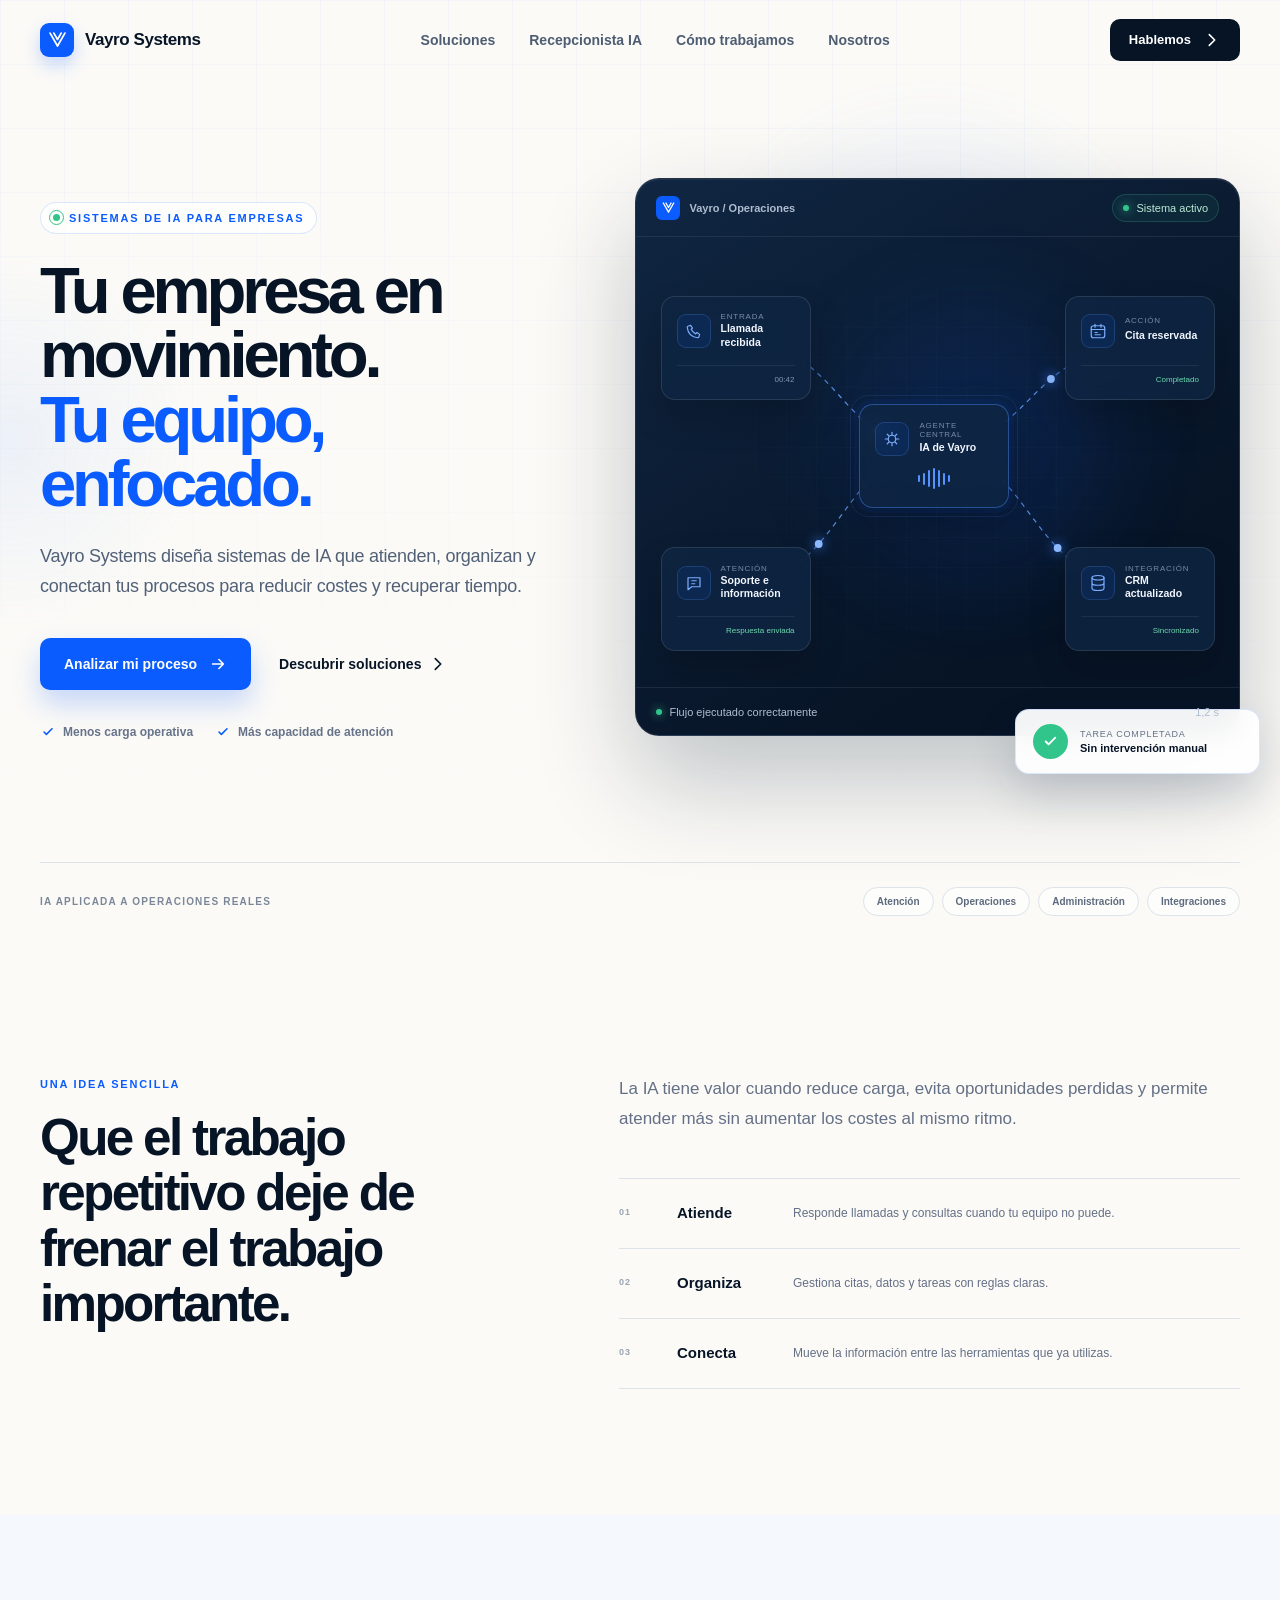
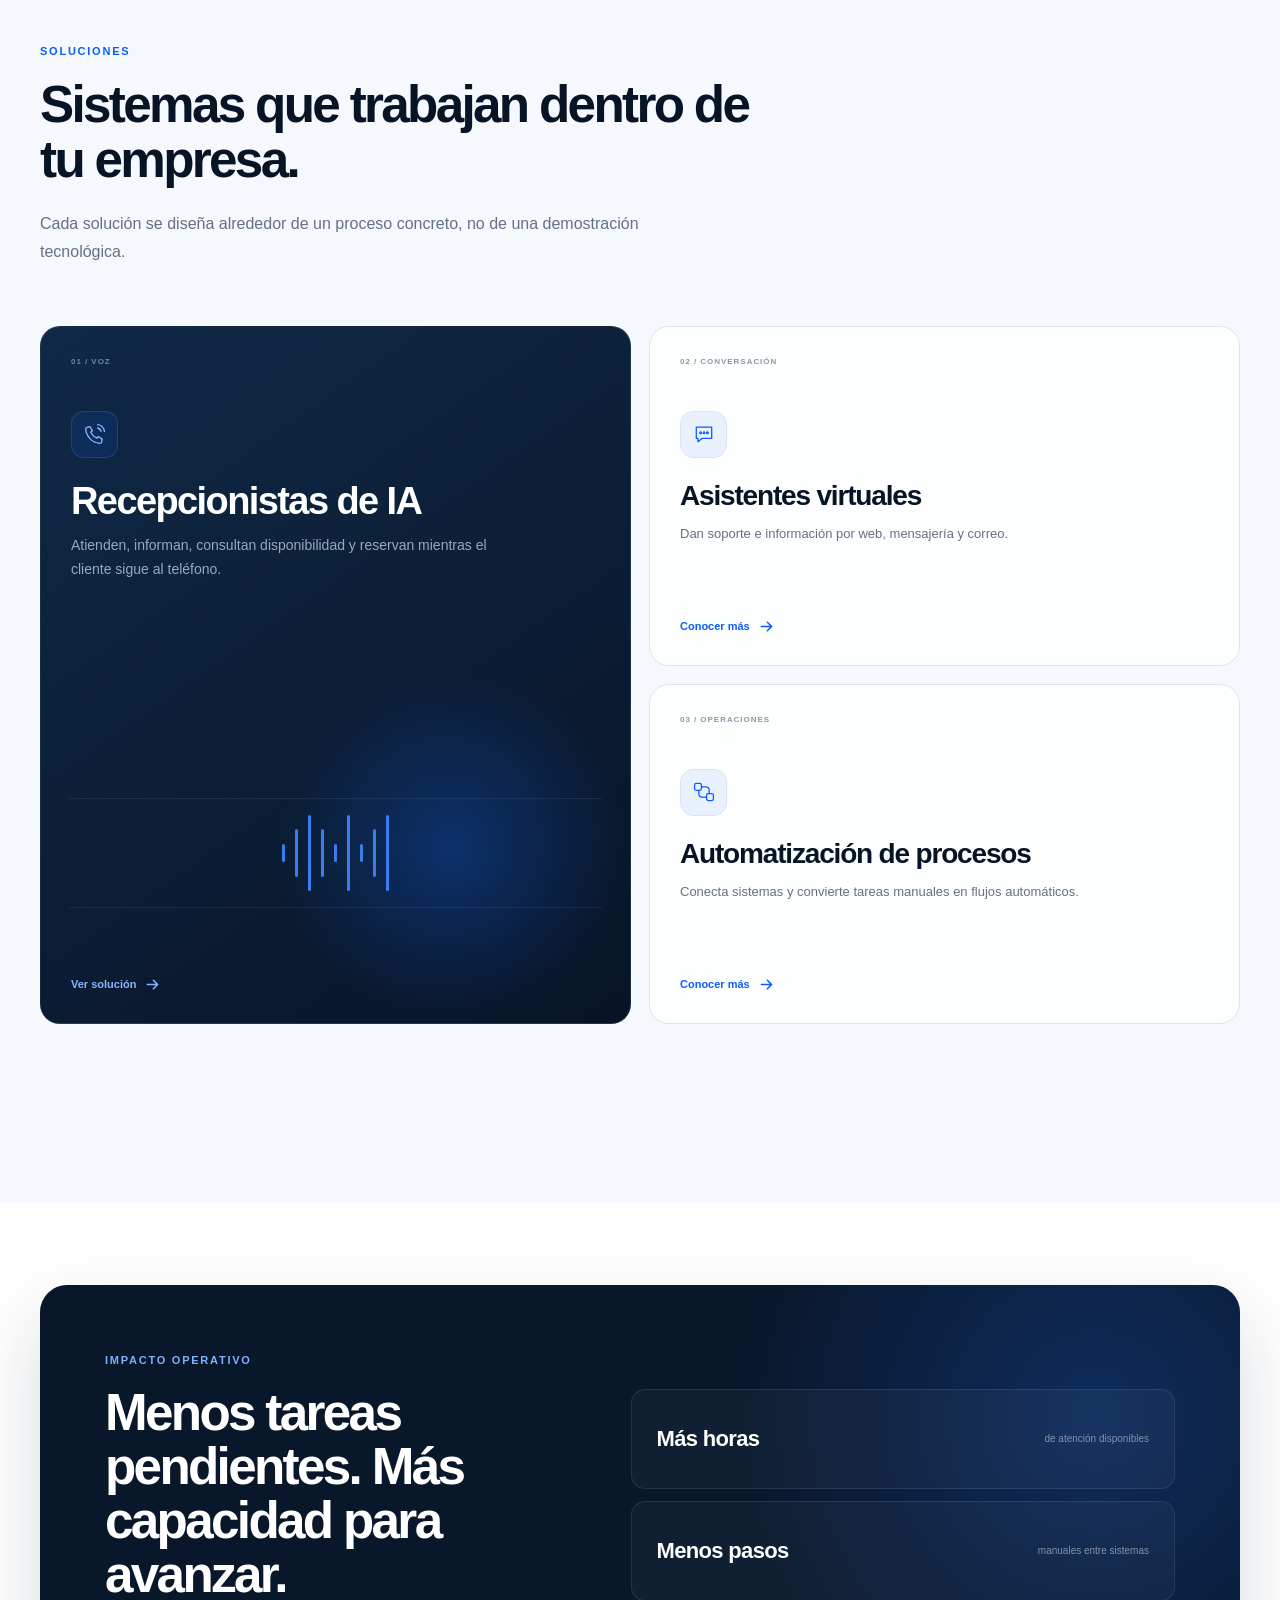
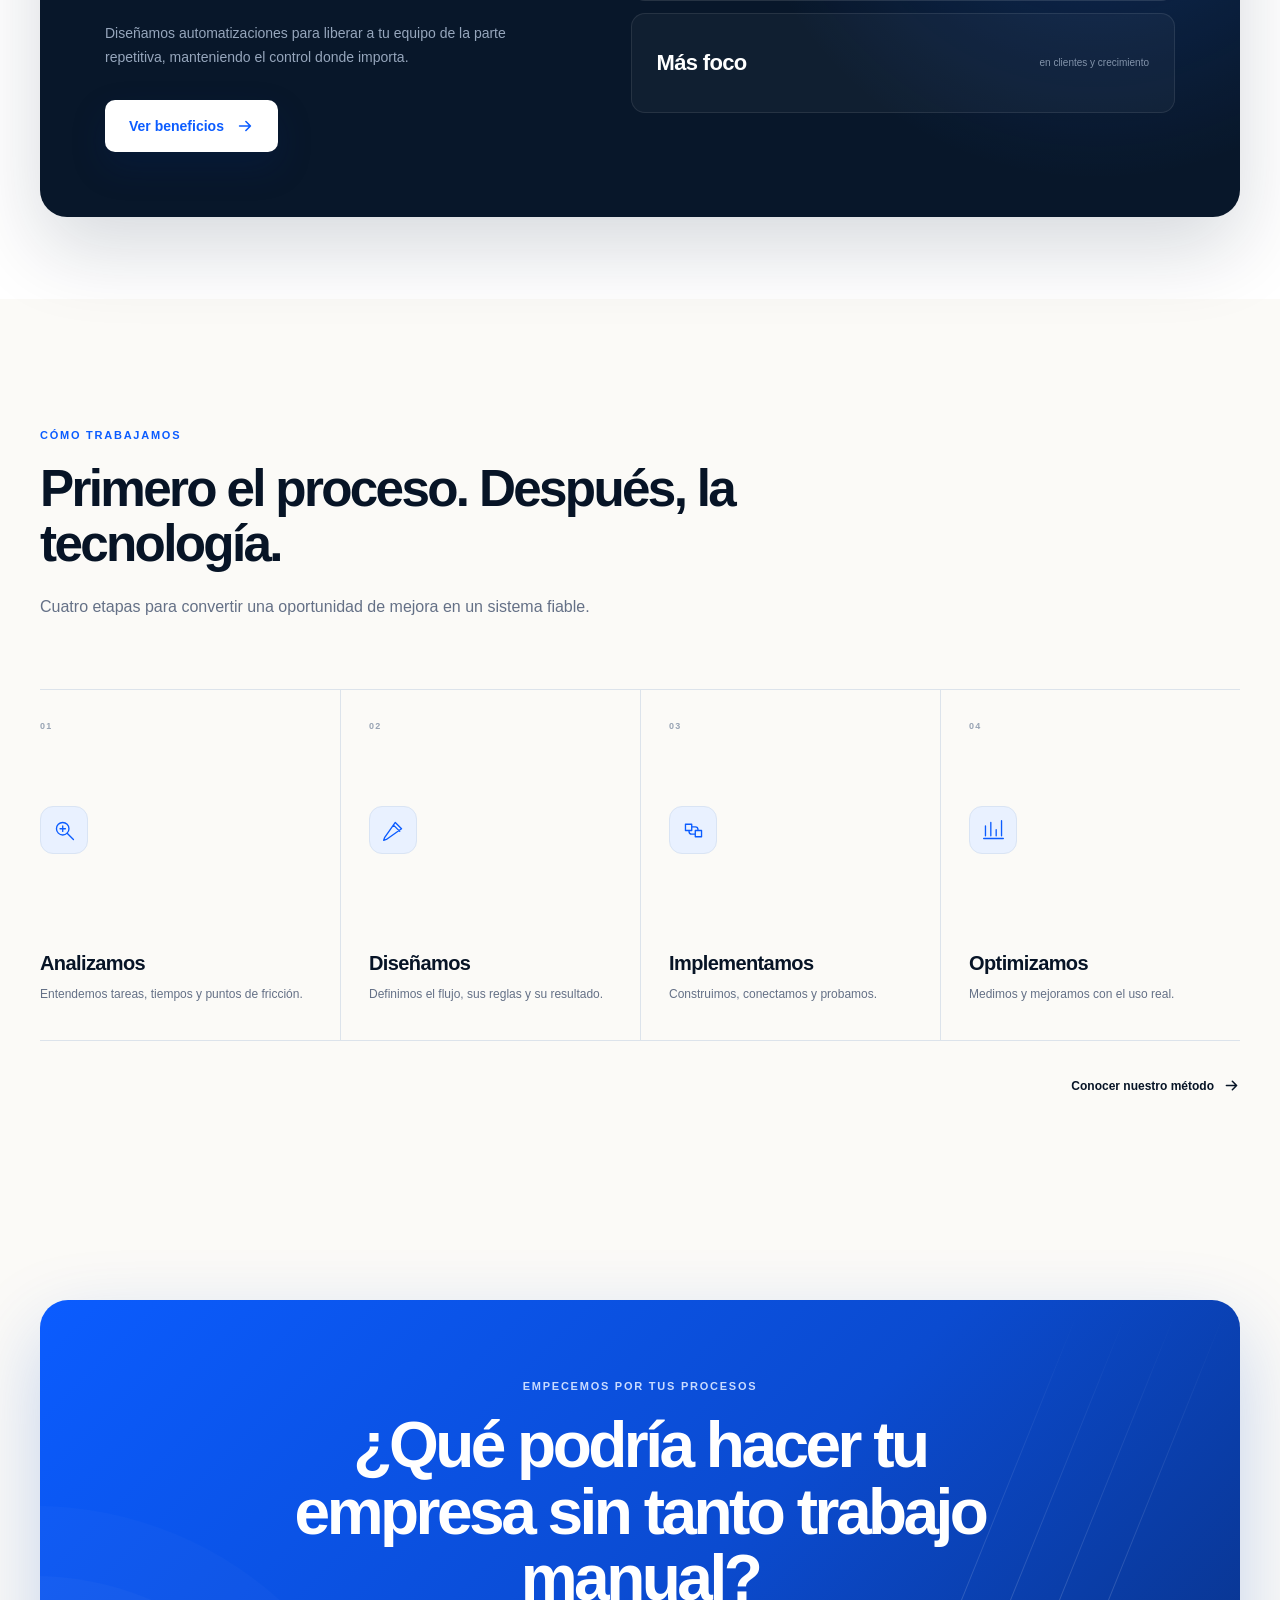
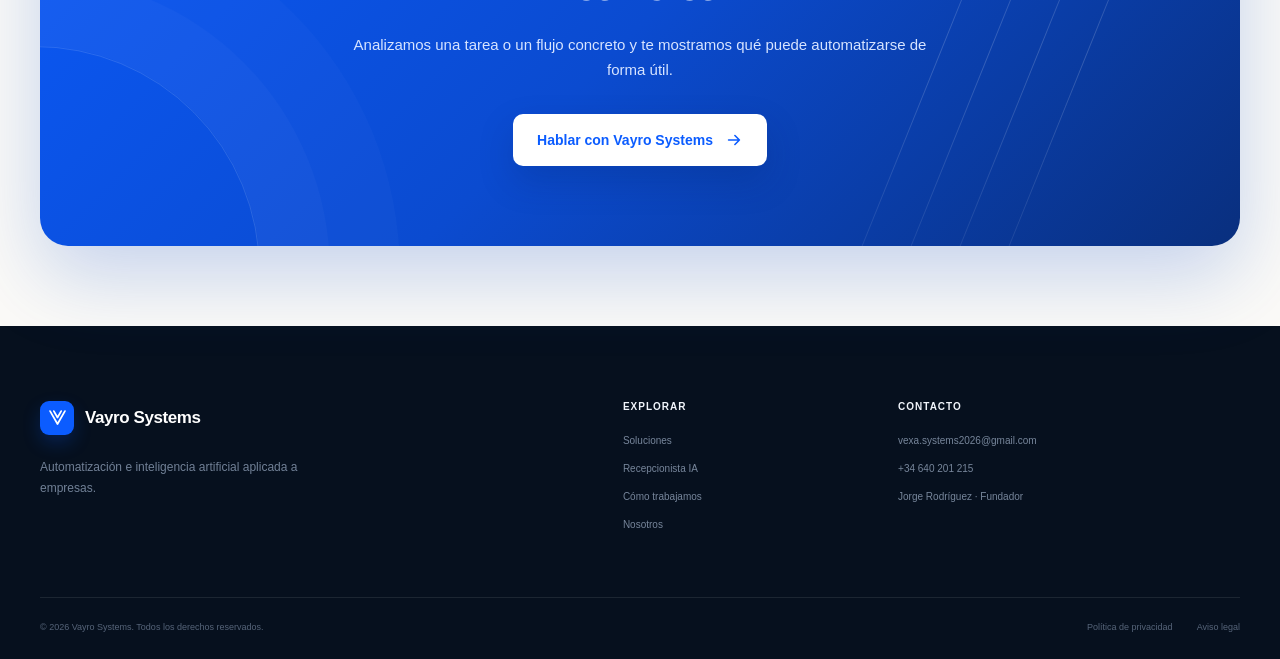
<file: index.html>
<!doctype html>
<html lang="es">
<head>
  <meta charset="utf-8">
  <meta name="viewport" content="width=device-width, initial-scale=1">
  <meta name="theme-color" content="#071426">
  <title>Vayro Systems | Automatización e Inteligencia Artificial para Empresas</title>
  <meta name="description" content="Vayro Systems diseña recepcionistas, asistentes y automatizaciones de IA que reducen costes, recuperan tiempo y conectan los procesos de tu empresa.">
  <meta name="robots" content="index, follow">
  <meta property="og:type" content="website">
  <meta property="og:locale" content="es_ES">
  <meta property="og:title" content="Vayro Systems | Automatización e IA para empresas">
  <meta property="og:description" content="Sistemas de IA aplicados a atención, operaciones y procesos empresariales.">
  <meta property="og:site_name" content="Vayro Systems">
  <link rel="icon" type="image/svg+xml" href="favicon.svg">
  <link rel="stylesheet" href="styles.css">
  <script src="script.js" defer></script>
</head>
<body class="page-home">
  <a class="skip-link" href="#contenido">Saltar al contenido</a>

  <header class="site-header">
    <div class="container nav-wrap">
      <a class="brand" href="index.html" aria-label="Vayro Systems, inicio">
        <span class="brand-mark" aria-hidden="true"><svg viewBox="0 0 40 40"><path d="M9 10.5 20 29.7 31 10.5M14.6 10.5 20 20l5.4-9.5"/></svg></span>
        <span>Vayro <strong>Systems</strong></span>
      </a>
      <nav class="desktop-nav" aria-label="Navegación principal">
        <a href="soluciones.html">Soluciones</a>
        <a href="recepcionista-ia.html">Recepcionista IA</a>
        <a href="como-trabajamos.html">Cómo trabajamos</a>
        <a href="nosotros.html">Nosotros</a>
      </nav>
      <a class="button button-small button-nav" href="contacto.html">Hablemos <svg viewBox="0 0 20 20" aria-hidden="true"><path d="m7 4 6 6-6 6"/></svg></a>
      <button class="menu-toggle" type="button" aria-label="Abrir menú" aria-expanded="false" aria-controls="mobile-menu"><span></span><span></span></button>
    </div>
    <nav class="mobile-nav" id="mobile-menu" aria-label="Navegación móvil" aria-hidden="true">
      <div class="container mobile-nav-inner">
        <a href="index.html" aria-current="page">Inicio</a>
        <a href="soluciones.html">Soluciones</a>
        <a href="recepcionista-ia.html">Recepcionista IA</a>
        <a href="como-trabajamos.html">Cómo trabajamos</a>
        <a href="nosotros.html">Nosotros</a>
        <a href="contacto.html">Contacto</a>
      </div>
    </nav>
  </header>

  <main id="contenido">
    <section class="hero section-grid" aria-labelledby="hero-title">
      <div class="hero-glow glow-one" aria-hidden="true"></div>
      <div class="hero-glow glow-two" aria-hidden="true"></div>
      <div class="container hero-grid">
        <div class="hero-copy reveal">
          <div class="eyebrow"><span class="status-dot" aria-hidden="true"></span>Sistemas de IA para empresas</div>
          <h1 id="hero-title">Tu empresa en movimiento. <span>Tu equipo, enfocado.</span></h1>
          <p class="hero-lead">Vayro Systems diseña sistemas de IA que atienden, organizan y conectan tus procesos para reducir costes y recuperar tiempo.</p>
          <div class="hero-actions">
            <a class="button button-primary" href="contacto.html">Analizar mi proceso <svg viewBox="0 0 20 20" aria-hidden="true"><path d="M4 10h12M11 5l5 5-5 5"/></svg></a>
            <a class="text-link" href="soluciones.html">Descubrir soluciones <svg viewBox="0 0 20 20" aria-hidden="true"><path d="m7 4 6 6-6 6"/></svg></a>
          </div>
          <div class="hero-proof" aria-label="Beneficios principales">
            <span><svg viewBox="0 0 20 20" aria-hidden="true"><path d="m5 10 3 3 7-7"/></svg> Menos carga operativa</span>
            <span><svg viewBox="0 0 20 20" aria-hidden="true"><path d="m5 10 3 3 7-7"/></svg> Más capacidad de atención</span>
          </div>
        </div>

        <div class="hero-visual reveal reveal-delay" aria-label="Representación de un sistema de automatización activo">
          <div class="visual-frame">
            <div class="frame-topbar">
              <div class="frame-brand">
                <span class="mini-mark" aria-hidden="true"><svg viewBox="0 0 40 40"><path d="M9 10.5 20 29.7 31 10.5M14.6 10.5 20 20l5.4-9.5"/></svg></span>
                <span>Vayro / Operaciones</span>
              </div>
              <div class="live-pill"><span></span> Sistema activo</div>
            </div>
            <div class="automation-canvas">
              <svg class="connection-lines" viewBox="0 0 620 450" preserveAspectRatio="none" aria-hidden="true">
                <defs><linearGradient id="line-gradient" x1="0" x2="1"><stop offset="0" stop-color="#2a6af3" stop-opacity=".12"/><stop offset=".5" stop-color="#66a4ff" stop-opacity=".9"/><stop offset="1" stop-color="#2a6af3" stop-opacity=".12"/></linearGradient></defs>
                <path class="flow-line" d="M114 108 C210 108,210 211,306 211"/><path class="flow-line" d="M306 211 C404 211,406 112,509 112"/><path class="flow-line" d="M306 211 C404 211,406 344,509 344"/><path class="flow-line" d="M306 211 C218 211,207 344,114 344"/>
                <circle class="signal" r="4"><animateMotion dur="3.4s" repeatCount="indefinite" path="M114 108 C210 108,210 211,306 211"/></circle>
                <circle class="signal" r="4"><animateMotion dur="4s" repeatCount="indefinite" path="M306 211 C404 211,406 112,509 112"/></circle>
                <circle class="signal" r="4"><animateMotion dur="3.7s" repeatCount="indefinite" path="M306 211 C404 211,406 344,509 344"/></circle>
                <circle class="signal" r="4"><animateMotion dur="3.8s" repeatCount="indefinite" path="M306 211 C218 211,207 344,114 344"/></circle>
              </svg>
              <div class="flow-node node-call"><span class="node-icon"><svg viewBox="0 0 24 24"><path d="M7.5 4.5 10 8 8.2 9.8a13 13 0 0 0 6 6L16 14l3.5 2.5-.8 3a2 2 0 0 1-2 1.5C9.1 20.1 3.9 14.9 3 7.3a2 2 0 0 1 1.5-2z"/></svg></span><small>Entrada</small><strong>Llamada recibida</strong><span class="node-meta">00:42</span></div>
              <div class="flow-node node-ai main-node"><span class="node-icon"><svg viewBox="0 0 24 24"><path d="M12 3v3M12 18v3M3 12h3M18 12h3M5.6 5.6l2.1 2.1M16.3 16.3l2.1 2.1M18.4 5.6l-2.1 2.1M7.7 16.3l-2.1 2.1"/><circle cx="12" cy="12" r="5"/></svg></span><small>Agente central</small><strong>IA de Vayro</strong><div class="node-wave" aria-hidden="true"><i></i><i></i><i></i><i></i><i></i><i></i><i></i></div></div>
              <div class="flow-node node-calendar"><span class="node-icon"><svg viewBox="0 0 24 24"><rect x="3" y="5" width="18" height="16" rx="3"/><path d="M8 3v4M16 3v4M3 10h18M8 14h3M8 17h7"/></svg></span><small>Acción</small><strong>Cita reservada</strong><span class="node-success">Completado</span></div>
              <div class="flow-node node-support"><span class="node-icon"><svg viewBox="0 0 24 24"><path d="M4 5h16v12H9l-5 4zM9 9h6M9 13h4"/></svg></span><small>Atención</small><strong>Soporte e información</strong><span class="node-success">Respuesta enviada</span></div>
              <div class="flow-node node-crm"><span class="node-icon"><svg viewBox="0 0 24 24"><ellipse cx="12" cy="5" rx="8" ry="3"/><path d="M4 5v7c0 1.7 3.6 3 8 3s8-1.3 8-3V5M4 12v7c0 1.7 3.6 3 8 3s8-1.3 8-3v-7"/></svg></span><small>Integración</small><strong>CRM actualizado</strong><span class="node-success">Sincronizado</span></div>
            </div>
            <div class="frame-footer"><span><i></i> Flujo ejecutado correctamente</span><span>1,2 s</span></div>
          </div>
          <div class="floating-result"><span class="result-check"><svg viewBox="0 0 20 20"><path d="m5 10 3 3 7-7"/></svg></span><div><small>Tarea completada</small><strong>Sin intervención manual</strong></div></div>
        </div>
      </div>
      <div class="container hero-bottom reveal">
        <span>IA aplicada a operaciones reales</span>
        <div class="hero-tags"><span>Atención</span><span>Operaciones</span><span>Administración</span><span>Integraciones</span></div>
      </div>
    </section>

    <section class="home-promise section-pad" aria-labelledby="promise-title">
      <div class="container promise-grid">
        <div class="section-heading reveal">
          <span class="section-kicker">Una idea sencilla</span>
          <h2 id="promise-title">Que el trabajo repetitivo deje de frenar el trabajo importante.</h2>
        </div>
        <div class="promise-copy reveal reveal-delay-sm">
          <p>La IA tiene valor cuando reduce carga, evita oportunidades perdidas y permite atender más sin aumentar los costes al mismo ritmo.</p>
          <div class="promise-points">
            <div><span>01</span><strong>Atiende</strong><p>Responde llamadas y consultas cuando tu equipo no puede.</p></div>
            <div><span>02</span><strong>Organiza</strong><p>Gestiona citas, datos y tareas con reglas claras.</p></div>
            <div><span>03</span><strong>Conecta</strong><p>Mueve la información entre las herramientas que ya utilizas.</p></div>
          </div>
        </div>
      </div>
    </section>

    <section class="solutions home-solutions section-pad" aria-labelledby="home-solutions-title">
      <div class="container">
        <div class="section-heading reveal">
          <span class="section-kicker">Soluciones</span>
          <h2 id="home-solutions-title">Sistemas que trabajan dentro de tu empresa.</h2>
          <p>Cada solución se diseña alrededor de un proceso concreto, no de una demostración tecnológica.</p>
        </div>
        <div class="route-card-grid">
          <a class="route-card route-card-featured reveal" href="recepcionista-ia.html">
            <span class="route-index">01 / Voz</span>
            <span class="route-icon"><svg viewBox="0 0 28 28"><path d="M8 5.5 11 10 9 12a15 15 0 0 0 7 7l2-2 4.5 3-.8 3.2a2.2 2.2 0 0 1-2.3 1.7C10.5 23.8 4.2 17.5 3.1 8.6a2.2 2.2 0 0 1 1.7-2.3zM17 7a5 5 0 0 1 4 4M17 3a9 9 0 0 1 8 8"/></svg></span>
            <div><h3>Recepcionistas de IA</h3><p>Atienden, informan, consultan disponibilidad y reservan mientras el cliente sigue al teléfono.</p></div>
            <span class="route-link">Ver solución <svg viewBox="0 0 20 20"><path d="M4 10h12M11 5l5 5-5 5"/></svg></span>
            <div class="route-wave" aria-hidden="true"><i></i><i></i><i></i><i></i><i></i><i></i><i></i><i></i><i></i></div>
          </a>
          <a class="route-card reveal reveal-delay-sm" href="soluciones.html#asistentes">
            <span class="route-index">02 / Conversación</span>
            <span class="route-icon"><svg viewBox="0 0 28 28"><path d="M5 6h18v13H12l-5 4v-4H5z"/><circle cx="10" cy="12.5" r="1"/><circle cx="14" cy="12.5" r="1"/><circle cx="18" cy="12.5" r="1"/></svg></span>
            <div><h3>Asistentes virtuales</h3><p>Dan soporte e información por web, mensajería y correo.</p></div>
            <span class="route-link">Conocer más <svg viewBox="0 0 20 20"><path d="M4 10h12M11 5l5 5-5 5"/></svg></span>
          </a>
          <a class="route-card reveal reveal-delay-lg" href="soluciones.html#automatizacion">
            <span class="route-index">03 / Operaciones</span>
            <span class="route-icon"><svg viewBox="0 0 28 28"><rect x="3" y="4" width="8" height="8" rx="2"/><rect x="17" y="16" width="8" height="8" rx="2"/><path d="M11 8h5a4 4 0 0 1 4 4v4M17 20h-5a4 4 0 0 1-4-4v-4"/></svg></span>
            <div><h3>Automatización de procesos</h3><p>Conecta sistemas y convierte tareas manuales en flujos automáticos.</p></div>
            <span class="route-link">Conocer más <svg viewBox="0 0 20 20"><path d="M4 10h12M11 5l5 5-5 5"/></svg></span>
          </a>
        </div>
        <a class="section-more reveal" href="soluciones.html">Explorar todas las soluciones <svg viewBox="0 0 20 20"><path d="M4 10h12M11 5l5 5-5 5"/></svg></a>
      </div>
    </section>

    <section class="home-impact" aria-labelledby="impact-title">
      <div class="container impact-shell reveal">
        <div class="impact-copy">
          <span class="section-kicker kicker-light">Impacto operativo</span>
          <h2 id="impact-title">Menos tareas pendientes. Más capacidad para avanzar.</h2>
          <p>Diseñamos automatizaciones para liberar a tu equipo de la parte repetitiva, manteniendo el control donde importa.</p>
          <a class="button button-light" href="soluciones.html">Ver beneficios <svg viewBox="0 0 20 20"><path d="M4 10h12M11 5l5 5-5 5"/></svg></a>
        </div>
        <div class="impact-facts">
          <div><strong>Más horas</strong><span>de atención disponibles</span></div>
          <div><strong>Menos pasos</strong><span>manuales entre sistemas</span></div>
          <div><strong>Más foco</strong><span>en clientes y crecimiento</span></div>
        </div>
      </div>
    </section>

    <section class="process section-pad home-process" aria-labelledby="process-title">
      <div class="container">
        <div class="section-heading reveal">
          <span class="section-kicker">Cómo trabajamos</span>
          <h2 id="process-title">Primero el proceso. Después, la tecnología.</h2>
          <p>Cuatro etapas para convertir una oportunidad de mejora en un sistema fiable.</p>
        </div>
        <ol class="process-list compact-process">
          <li class="process-item reveal"><span class="process-num">01</span><div class="process-icon"><svg viewBox="0 0 28 28"><circle cx="12" cy="12" r="7"/><path d="m17 17 7 7M9 12h6M12 9v6"/></svg></div><div><h3>Analizamos</h3><p>Entendemos tareas, tiempos y puntos de fricción.</p></div></li>
          <li class="process-item reveal reveal-delay-sm"><span class="process-num">02</span><div class="process-icon"><svg viewBox="0 0 28 28"><path d="M4 22 16 5l7 7L6 24l-3 1zM14 8l7 7"/></svg></div><div><h3>Diseñamos</h3><p>Definimos el flujo, sus reglas y su resultado.</p></div></li>
          <li class="process-item reveal reveal-delay-lg"><span class="process-num">03</span><div class="process-icon"><svg viewBox="0 0 28 28"><path d="M5 7h7v7H5zM16 14h7v7h-7zM12 10h4a3 3 0 0 1 3 3v1M16 18h-4a3 3 0 0 1-3-3v-1"/></svg></div><div><h3>Implementamos</h3><p>Construimos, conectamos y probamos.</p></div></li>
          <li class="process-item reveal"><span class="process-num">04</span><div class="process-icon"><svg viewBox="0 0 28 28"><path d="M5 20V9M11 20V5M17 20v-7M23 20V3M3 23h22"/></svg></div><div><h3>Optimizamos</h3><p>Medimos y mejoramos con el uso real.</p></div></li>
        </ol>
        <a class="section-more reveal" href="como-trabajamos.html">Conocer nuestro método <svg viewBox="0 0 20 20"><path d="M4 10h12M11 5l5 5-5 5"/></svg></a>
      </div>
    </section>

    <section class="final-cta" aria-labelledby="cta-title">
      <div class="container cta-box reveal">
        <div class="cta-lines" aria-hidden="true"><i></i><i></i><i></i><i></i></div>
        <span class="section-kicker kicker-light">Empecemos por tus procesos</span>
        <h2 id="cta-title">¿Qué podría hacer tu empresa sin tanto trabajo manual?</h2>
        <p>Analizamos una tarea o un flujo concreto y te mostramos qué puede automatizarse de forma útil.</p>
        <a class="button button-light" href="contacto.html">Hablar con Vayro Systems <svg viewBox="0 0 20 20"><path d="M4 10h12M11 5l5 5-5 5"/></svg></a>
      </div>
    </section>
  </main>

  <footer class="site-footer">
    <div class="container">
      <div class="footer-main">
        <div class="footer-brand"><a class="brand brand-light" href="index.html"><span class="brand-mark" aria-hidden="true"><svg viewBox="0 0 40 40"><path d="M9 10.5 20 29.7 31 10.5M14.6 10.5 20 20l5.4-9.5"/></svg></span><span>Vayro <strong>Systems</strong></span></a><p>Automatización e inteligencia artificial aplicada a empresas.</p></div>
        <div class="footer-column"><strong>Explorar</strong><a href="soluciones.html">Soluciones</a><a href="recepcionista-ia.html">Recepcionista IA</a><a href="como-trabajamos.html">Cómo trabajamos</a><a href="nosotros.html">Nosotros</a></div>
        <div class="footer-column"><strong>Contacto</strong><a href="mailto:vexa.systems2026@gmail.com">vexa.systems2026@gmail.com</a><a href="tel:+34640201215">+34 640 201 215</a><span>Jorge Rodríguez · Fundador</span></div>
      </div>
      <div class="footer-bottom"><span>© <span data-year>2026</span> Vayro Systems. Todos los derechos reservados.</span><div><a href="#" data-placeholder-link>Política de privacidad</a><a href="#" data-placeholder-link>Aviso legal</a></div></div>
    </div>
  </footer>
</body>
</html>
</file>
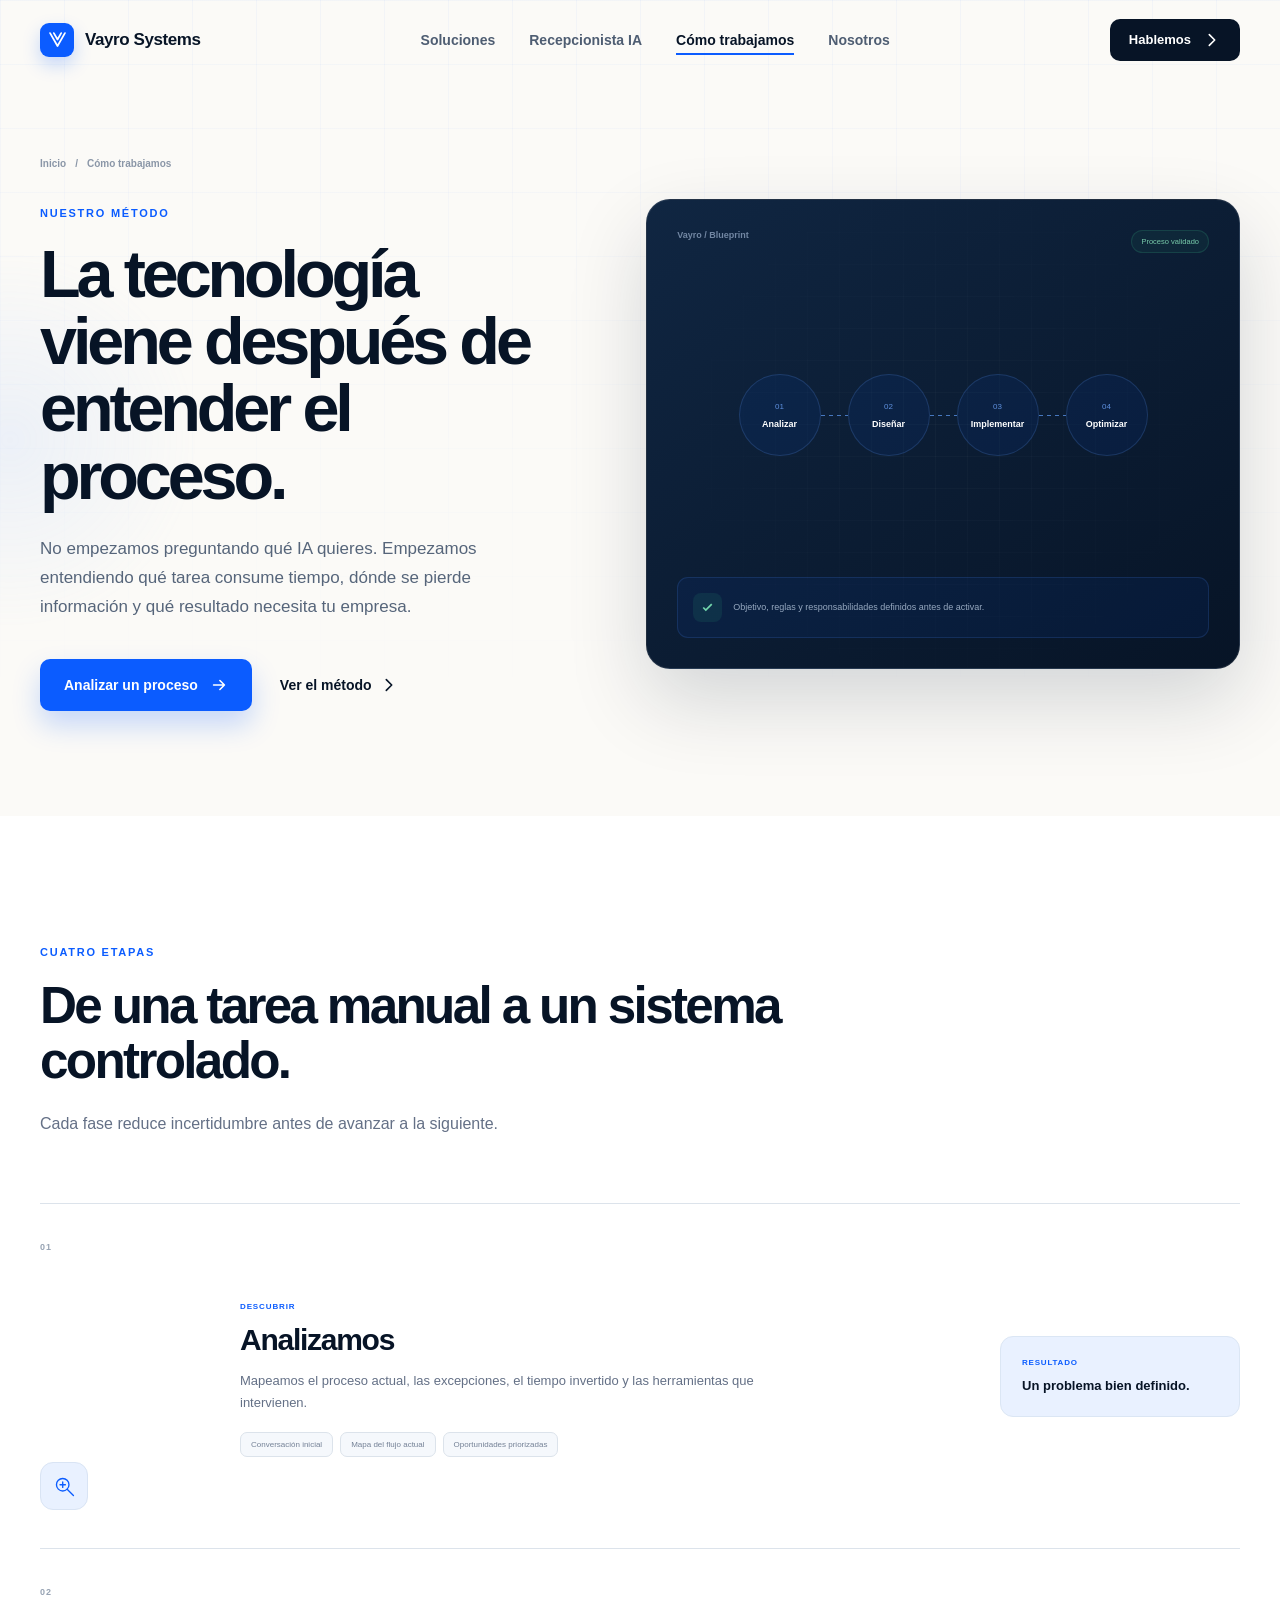
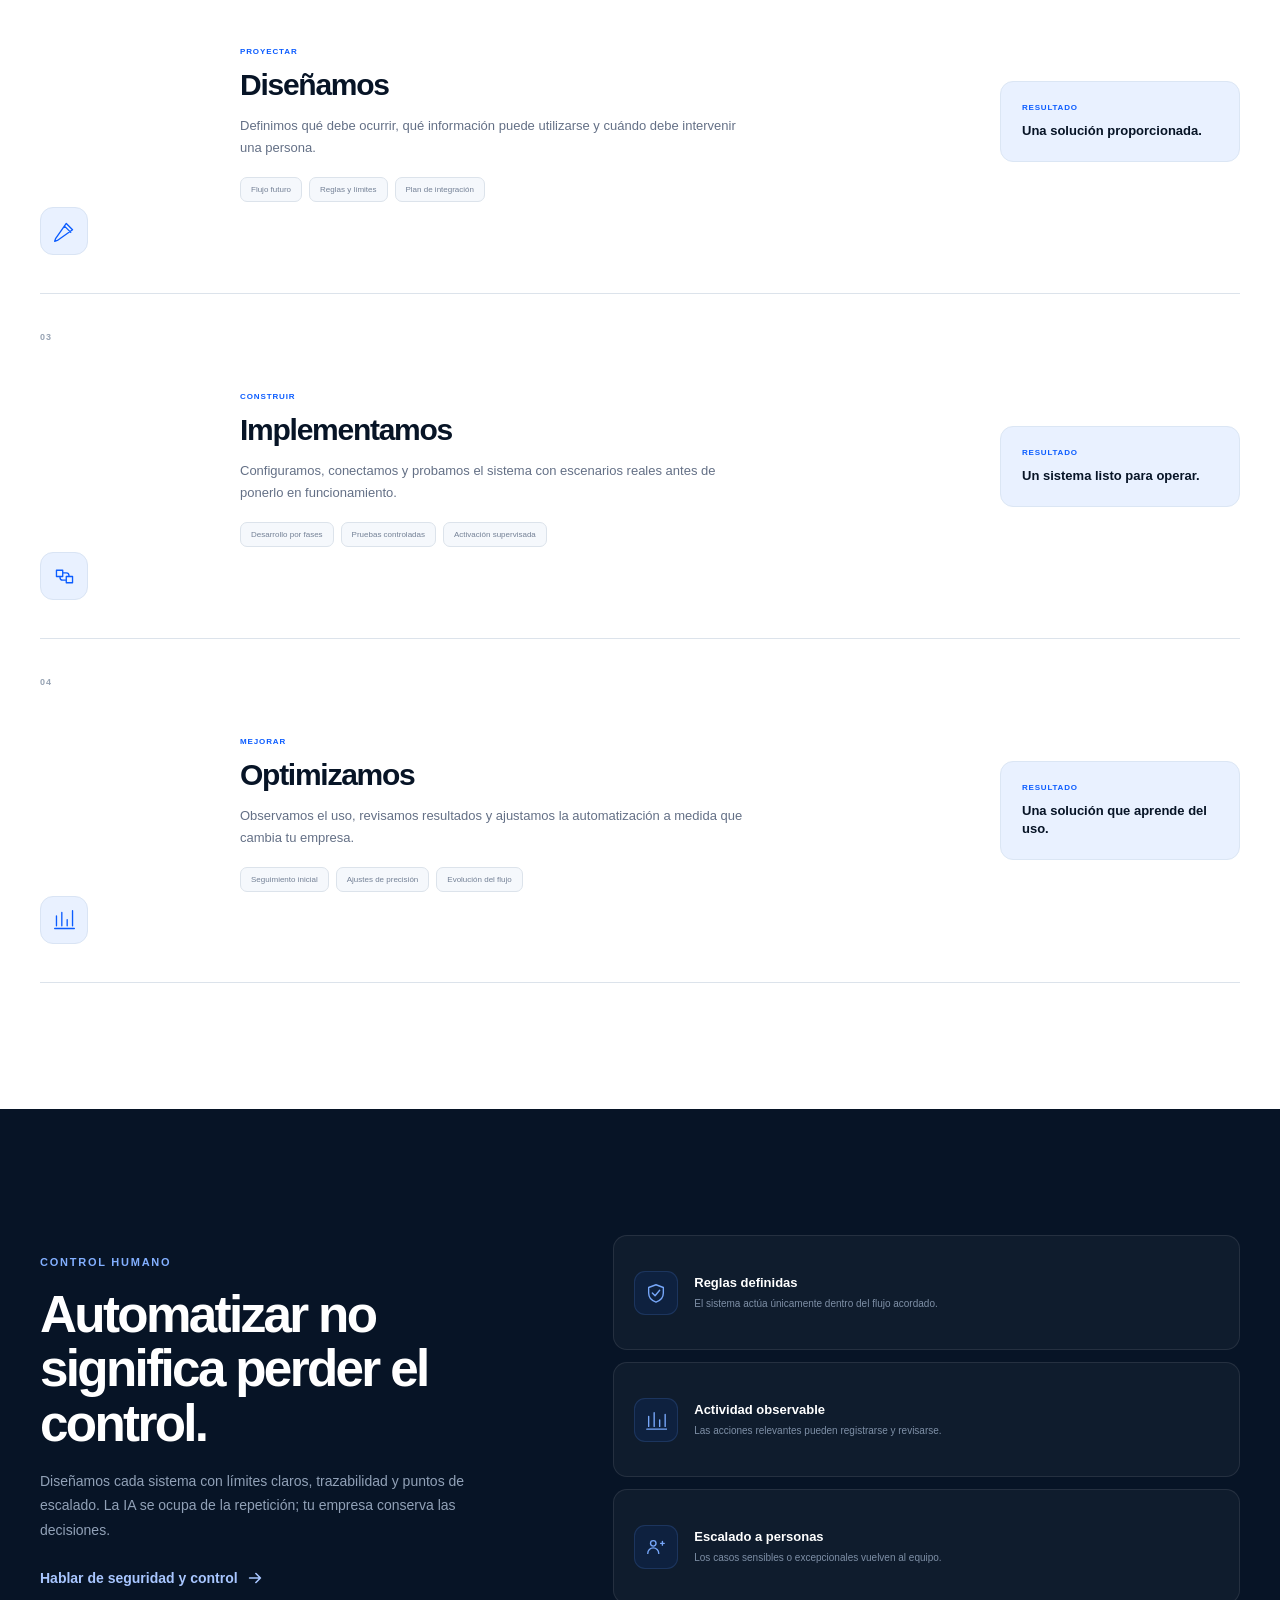
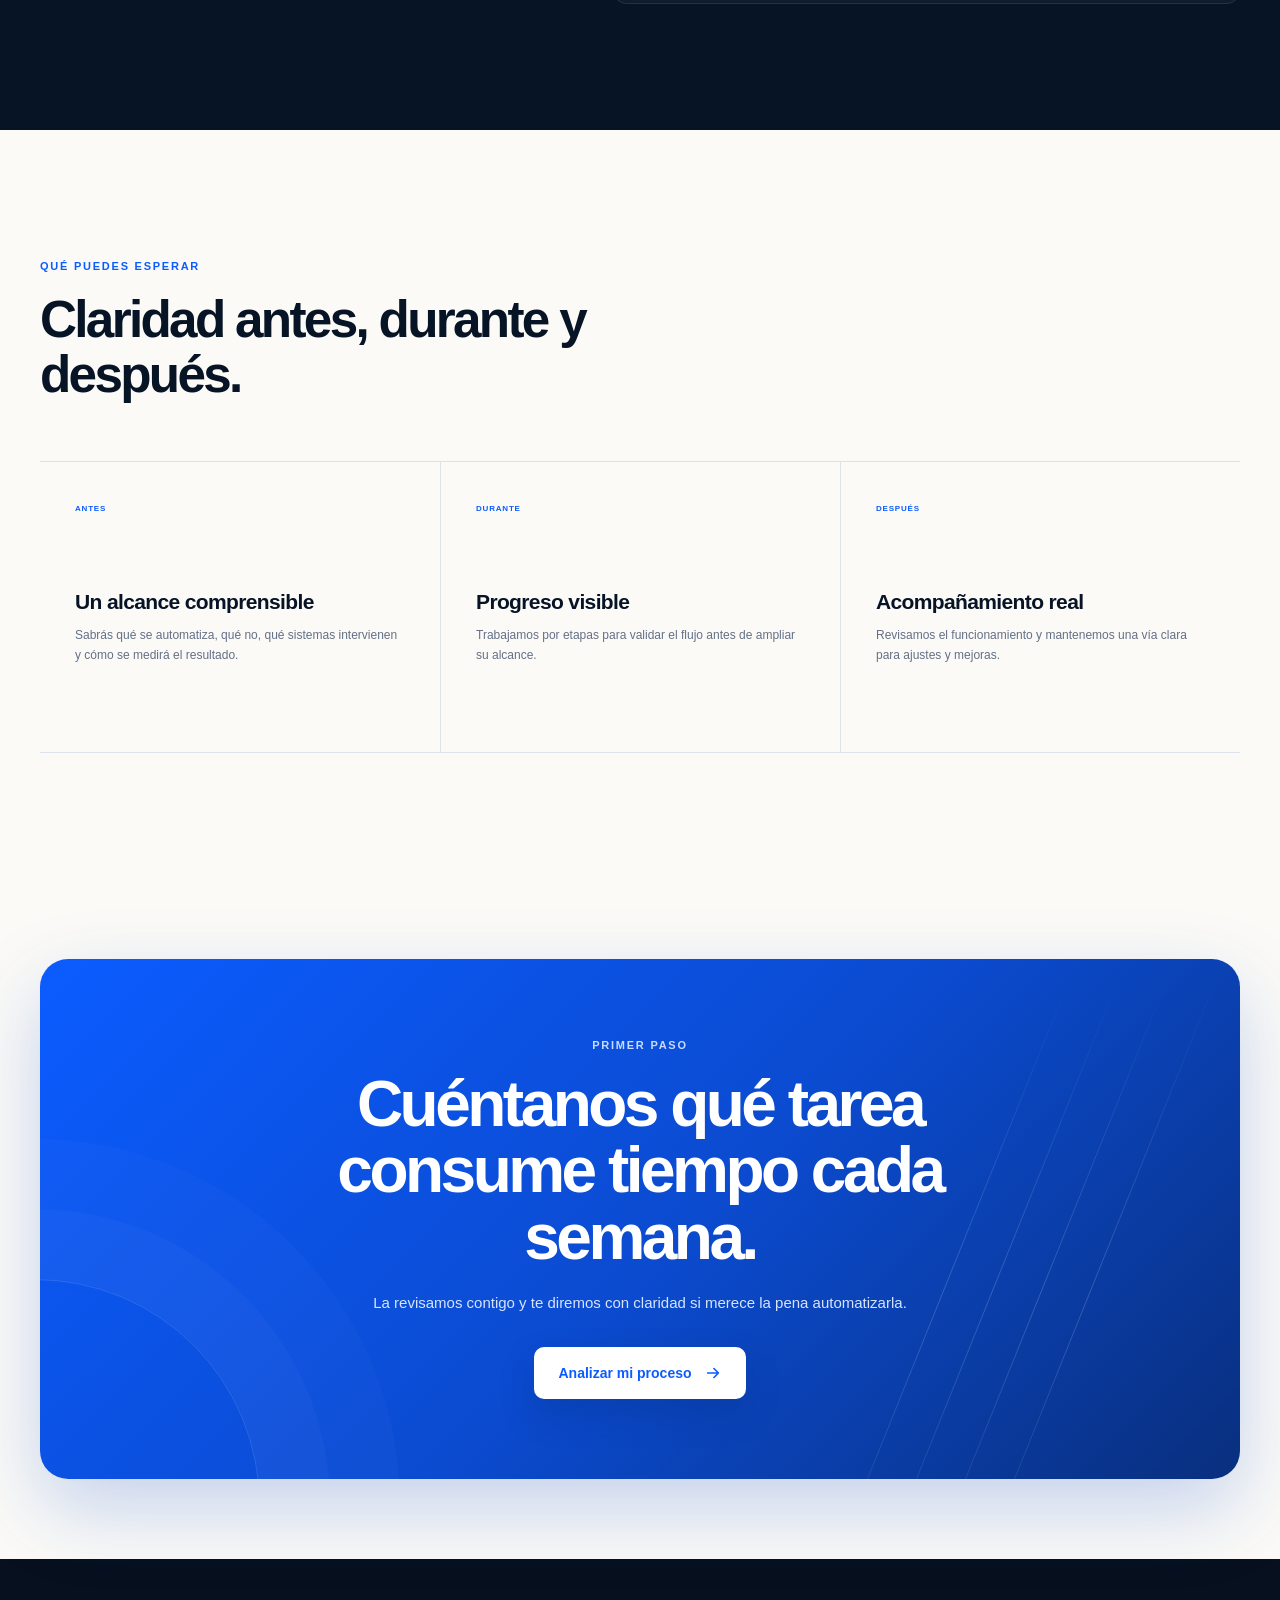
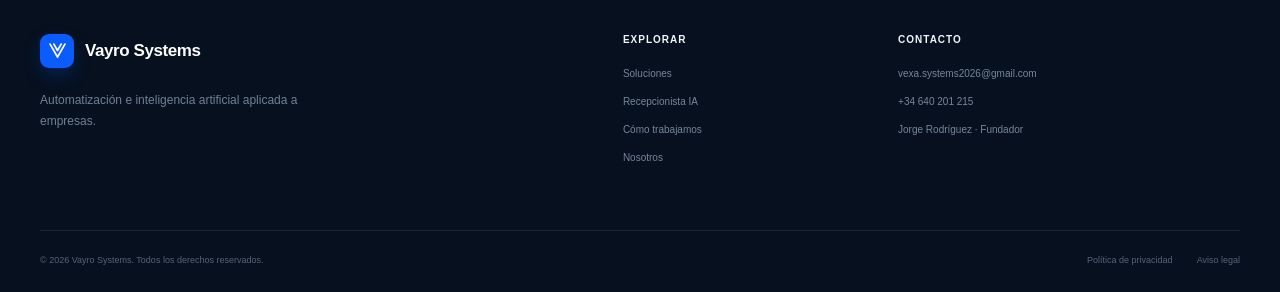
<file: como-trabajamos.html>
<!doctype html>
<html lang="es">
<head>
  <meta charset="utf-8"><meta name="viewport" content="width=device-width, initial-scale=1"><meta name="theme-color" content="#071426">
  <title>Cómo Trabajamos | Vayro Systems</title>
  <meta name="description" content="Analizamos, diseñamos, implementamos y optimizamos automatizaciones de IA alrededor de los procesos reales de tu empresa.">
  <meta name="robots" content="index, follow"><meta property="og:type" content="website"><meta property="og:locale" content="es_ES"><meta property="og:title" content="Cómo trabajamos | Vayro Systems"><meta property="og:description" content="La tecnología viene después de entender el proceso."><meta property="og:site_name" content="Vayro Systems">
  <link rel="icon" type="image/svg+xml" href="favicon.svg"><link rel="stylesheet" href="styles.css"><script src="script.js" defer></script>
</head>
<body class="page-internal">
  <a class="skip-link" href="#contenido">Saltar al contenido</a>
  <header class="site-header"><div class="container nav-wrap"><a class="brand" href="index.html" aria-label="Vayro Systems, inicio"><span class="brand-mark"><svg viewBox="0 0 40 40"><path d="M9 10.5 20 29.7 31 10.5M14.6 10.5 20 20l5.4-9.5"/></svg></span><span>Vayro <strong>Systems</strong></span></a><nav class="desktop-nav"><a href="soluciones.html">Soluciones</a><a href="recepcionista-ia.html">Recepcionista IA</a><a href="como-trabajamos.html" aria-current="page">Cómo trabajamos</a><a href="nosotros.html">Nosotros</a></nav><a class="button button-small button-nav" href="contacto.html">Hablemos <svg viewBox="0 0 20 20"><path d="m7 4 6 6-6 6"/></svg></a><button class="menu-toggle" type="button" aria-label="Abrir menú" aria-expanded="false" aria-controls="mobile-menu"><span></span><span></span></button></div><nav class="mobile-nav" id="mobile-menu" aria-hidden="true"><div class="container mobile-nav-inner"><a href="index.html">Inicio</a><a href="soluciones.html">Soluciones</a><a href="recepcionista-ia.html">Recepcionista IA</a><a href="como-trabajamos.html" aria-current="page">Cómo trabajamos</a><a href="nosotros.html">Nosotros</a><a href="contacto.html">Contacto</a></div></nav></header>

  <main id="contenido">
    <section class="page-hero method-hero section-grid" aria-labelledby="page-title"><div class="hero-glow glow-two"></div><div class="container page-hero-grid"><div class="page-hero-copy reveal"><nav class="breadcrumb"><a href="index.html">Inicio</a><span>/</span><span>Cómo trabajamos</span></nav><span class="section-kicker">Nuestro método</span><h1 id="page-title">La tecnología viene después de entender el proceso.</h1><p>No empezamos preguntando qué IA quieres. Empezamos entendiendo qué tarea consume tiempo, dónde se pierde información y qué resultado necesita tu empresa.</p><div class="hero-actions"><a class="button button-primary" href="contacto.html">Analizar un proceso <svg viewBox="0 0 20 20"><path d="M4 10h12M11 5l5 5-5 5"/></svg></a><a class="text-link" href="#metodo">Ver el método <svg viewBox="0 0 20 20"><path d="m7 4 6 6-6 6"/></svg></a></div></div><div class="method-blueprint reveal reveal-delay" aria-label="Mapa de trabajo de cuatro etapas"><div class="blueprint-head"><span>Vayro / Blueprint</span><small>Proceso validado</small></div><div class="blueprint-flow"><div><span>01</span><strong>Analizar</strong></div><i></i><div><span>02</span><strong>Diseñar</strong></div><i></i><div><span>03</span><strong>Implementar</strong></div><i></i><div><span>04</span><strong>Optimizar</strong></div></div><div class="blueprint-result"><span><svg viewBox="0 0 20 20"><path d="m5 10 3 3 7-7"/></svg></span><p>Objetivo, reglas y responsabilidades definidos antes de activar.</p></div></div></div></section>

    <section class="method-section section-pad" id="metodo" aria-labelledby="method-title"><div class="container"><div class="section-heading reveal"><span class="section-kicker">Cuatro etapas</span><h2 id="method-title">De una tarea manual a un sistema controlado.</h2><p>Cada fase reduce incertidumbre antes de avanzar a la siguiente.</p></div><div class="method-steps">
      <article class="method-step reveal"><div class="method-step-top"><span>01</span><div class="process-icon"><svg viewBox="0 0 28 28"><circle cx="12" cy="12" r="7"/><path d="m17 17 7 7M9 12h6M12 9v6"/></svg></div></div><div><small>Descubrir</small><h3>Analizamos</h3><p>Mapeamos el proceso actual, las excepciones, el tiempo invertido y las herramientas que intervienen.</p><ul><li>Conversación inicial</li><li>Mapa del flujo actual</li><li>Oportunidades priorizadas</li></ul></div><aside><span>Resultado</span><strong>Un problema bien definido.</strong></aside></article>
      <article class="method-step reveal"><div class="method-step-top"><span>02</span><div class="process-icon"><svg viewBox="0 0 28 28"><path d="M4 22 16 5l7 7L6 24l-3 1zM14 8l7 7"/></svg></div></div><div><small>Proyectar</small><h3>Diseñamos</h3><p>Definimos qué debe ocurrir, qué información puede utilizarse y cuándo debe intervenir una persona.</p><ul><li>Flujo futuro</li><li>Reglas y límites</li><li>Plan de integración</li></ul></div><aside><span>Resultado</span><strong>Una solución proporcionada.</strong></aside></article>
      <article class="method-step reveal"><div class="method-step-top"><span>03</span><div class="process-icon"><svg viewBox="0 0 28 28"><path d="M5 7h7v7H5zM16 14h7v7h-7zM12 10h4a3 3 0 0 1 3 3v1M16 18h-4a3 3 0 0 1-3-3v-1"/></svg></div></div><div><small>Construir</small><h3>Implementamos</h3><p>Configuramos, conectamos y probamos el sistema con escenarios reales antes de ponerlo en funcionamiento.</p><ul><li>Desarrollo por fases</li><li>Pruebas controladas</li><li>Activación supervisada</li></ul></div><aside><span>Resultado</span><strong>Un sistema listo para operar.</strong></aside></article>
      <article class="method-step reveal"><div class="method-step-top"><span>04</span><div class="process-icon"><svg viewBox="0 0 28 28"><path d="M5 20V9M11 20V5M17 20v-7M23 20V3M3 23h22"/></svg></div></div><div><small>Mejorar</small><h3>Optimizamos</h3><p>Observamos el uso, revisamos resultados y ajustamos la automatización a medida que cambia tu empresa.</p><ul><li>Seguimiento inicial</li><li>Ajustes de precisión</li><li>Evolución del flujo</li></ul></div><aside><span>Resultado</span><strong>Una solución que aprende del uso.</strong></aside></article>
    </div></div></section>

    <section class="control-section section-pad" aria-labelledby="control-title"><div class="container control-grid"><div class="control-copy reveal"><span class="section-kicker kicker-light">Control humano</span><h2 id="control-title">Automatizar no significa perder el control.</h2><p>Diseñamos cada sistema con límites claros, trazabilidad y puntos de escalado. La IA se ocupa de la repetición; tu empresa conserva las decisiones.</p><a class="text-link text-link-light" href="contacto.html">Hablar de seguridad y control <svg viewBox="0 0 20 20"><path d="M4 10h12M11 5l5 5-5 5"/></svg></a></div><div class="control-cards reveal reveal-delay-sm"><article><span><svg viewBox="0 0 24 24"><path d="M12 3 4 6v6c0 5 3.4 8.4 8 10 4.6-1.6 8-5 8-10V6zM8 12l3 3 5-6"/></svg></span><div><strong>Reglas definidas</strong><p>El sistema actúa únicamente dentro del flujo acordado.</p></div></article><article><span><svg viewBox="0 0 24 24"><path d="M4 19V8M10 19V4M16 19v-7M22 19V6M2 22h22"/></svg></span><div><strong>Actividad observable</strong><p>Las acciones relevantes pueden registrarse y revisarse.</p></div></article><article><span><svg viewBox="0 0 24 24"><circle cx="9" cy="8" r="3"/><path d="M3 19a6 6 0 0 1 12 0M17 8h4M19 6v4"/></svg></span><div><strong>Escalado a personas</strong><p>Los casos sensibles o excepcionales vuelven al equipo.</p></div></article></div></div></section>

    <section class="delivery-section section-pad" aria-labelledby="delivery-title"><div class="container"><div class="section-heading reveal"><span class="section-kicker">Qué puedes esperar</span><h2 id="delivery-title">Claridad antes, durante y después.</h2></div><div class="delivery-grid"><article class="reveal"><span>Antes</span><h3>Un alcance comprensible</h3><p>Sabrás qué se automatiza, qué no, qué sistemas intervienen y cómo se medirá el resultado.</p></article><article class="reveal reveal-delay-sm"><span>Durante</span><h3>Progreso visible</h3><p>Trabajamos por etapas para validar el flujo antes de ampliar su alcance.</p></article><article class="reveal reveal-delay-lg"><span>Después</span><h3>Acompañamiento real</h3><p>Revisamos el funcionamiento y mantenemos una vía clara para ajustes y mejoras.</p></article></div></div></section>

    <section class="final-cta" aria-labelledby="cta-title"><div class="container cta-box reveal"><div class="cta-lines"><i></i><i></i><i></i><i></i></div><span class="section-kicker kicker-light">Primer paso</span><h2 id="cta-title">Cuéntanos qué tarea consume tiempo cada semana.</h2><p>La revisamos contigo y te diremos con claridad si merece la pena automatizarla.</p><a class="button button-light" href="contacto.html">Analizar mi proceso <svg viewBox="0 0 20 20"><path d="M4 10h12M11 5l5 5-5 5"/></svg></a></div></section>
  </main>
  <footer class="site-footer"><div class="container"><div class="footer-main"><div class="footer-brand"><a class="brand brand-light" href="index.html"><span class="brand-mark"><svg viewBox="0 0 40 40"><path d="M9 10.5 20 29.7 31 10.5M14.6 10.5 20 20l5.4-9.5"/></svg></span><span>Vayro <strong>Systems</strong></span></a><p>Automatización e inteligencia artificial aplicada a empresas.</p></div><div class="footer-column"><strong>Explorar</strong><a href="soluciones.html">Soluciones</a><a href="recepcionista-ia.html">Recepcionista IA</a><a href="como-trabajamos.html">Cómo trabajamos</a><a href="nosotros.html">Nosotros</a></div><div class="footer-column"><strong>Contacto</strong><a href="mailto:vexa.systems2026@gmail.com">vexa.systems2026@gmail.com</a><a href="tel:+34640201215">+34 640 201 215</a><span>Jorge Rodríguez · Fundador</span></div></div><div class="footer-bottom"><span>© <span data-year>2026</span> Vayro Systems. Todos los derechos reservados.</span><div><a href="#" data-placeholder-link>Política de privacidad</a><a href="#" data-placeholder-link>Aviso legal</a></div></div></div></footer>
</body>
</html>
</file>
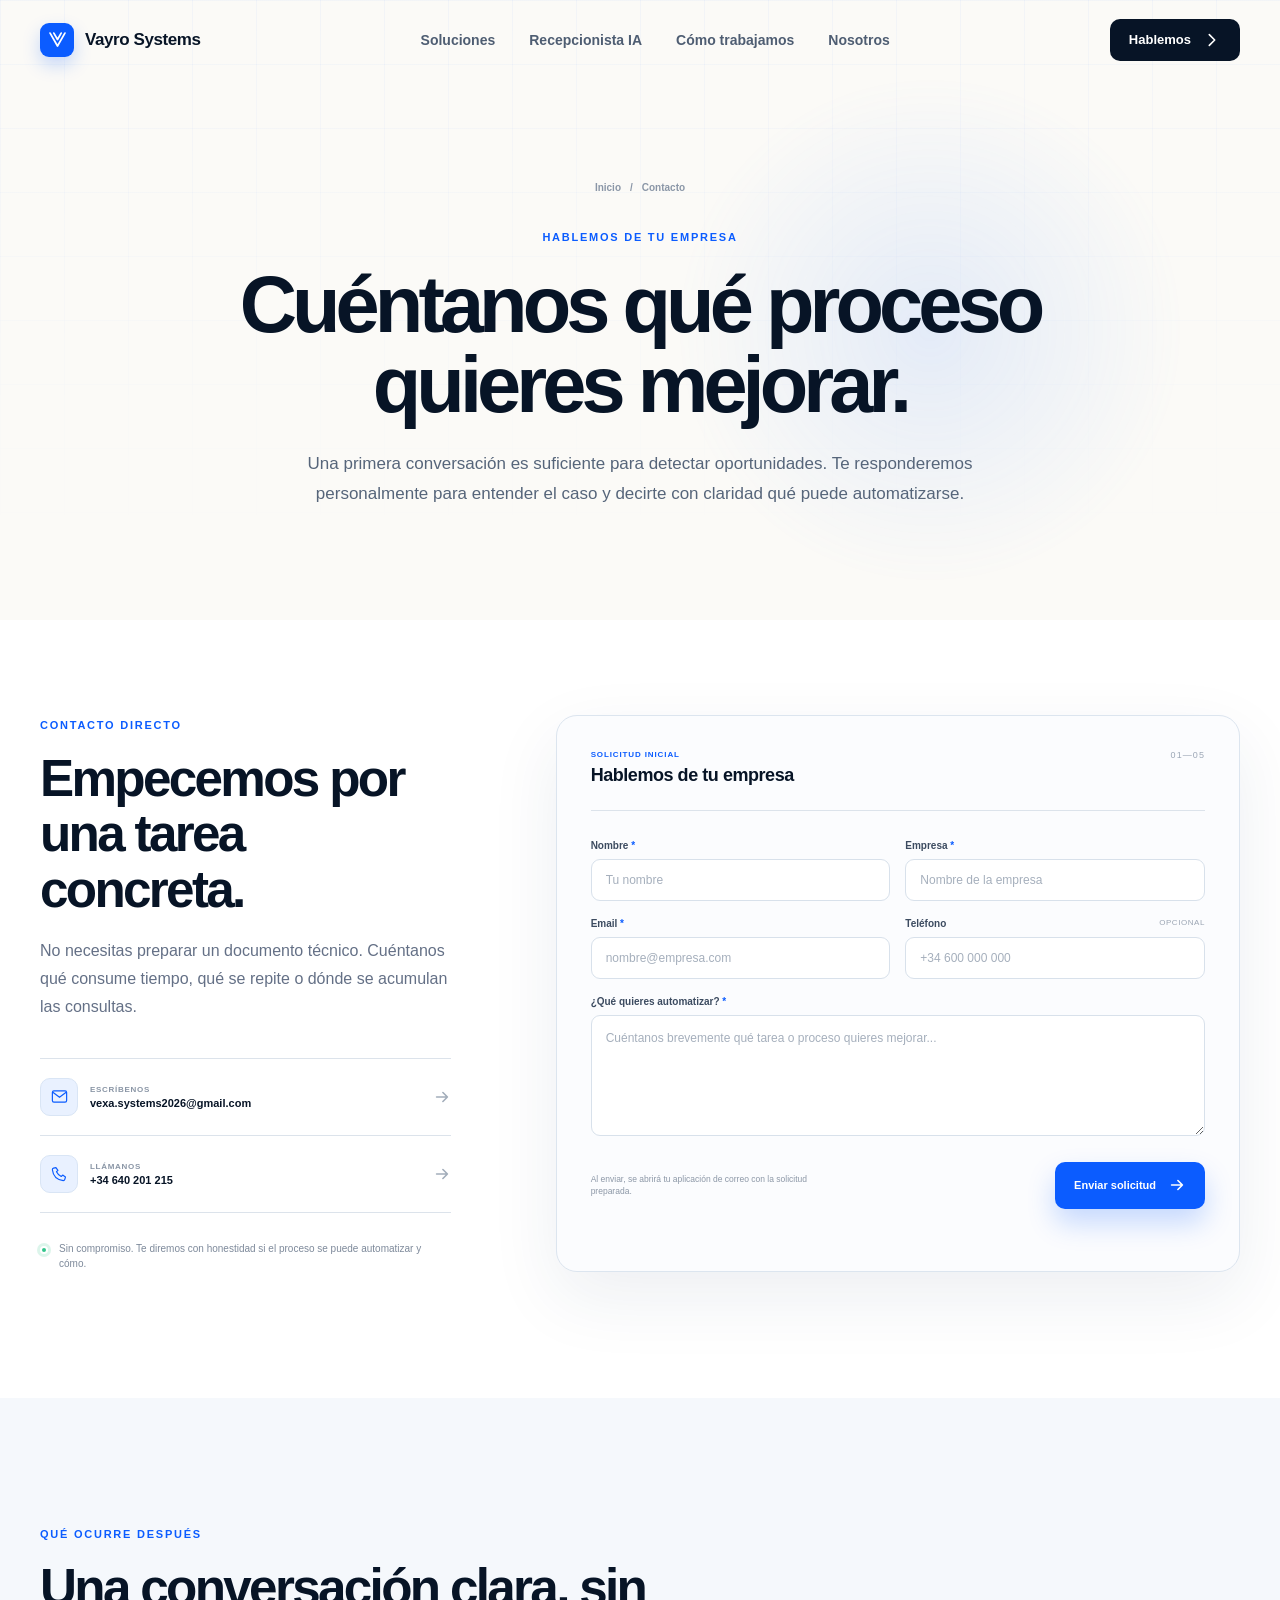
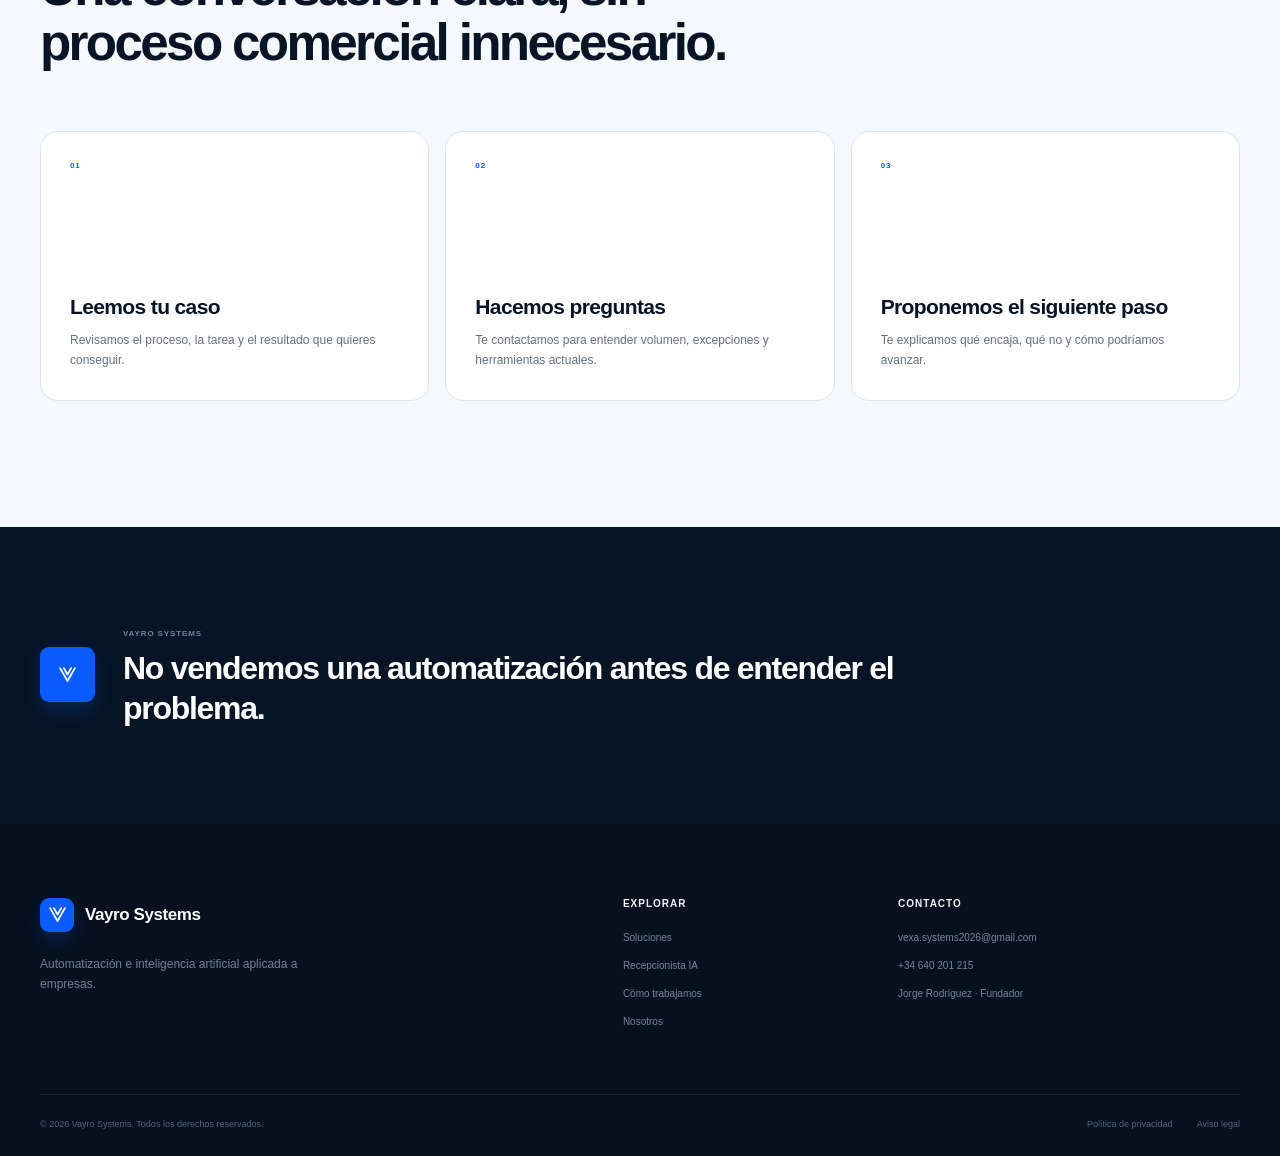
<file: contacto.html>
<!doctype html>
<html lang="es">
<head>
  <meta charset="utf-8"><meta name="viewport" content="width=device-width, initial-scale=1"><meta name="theme-color" content="#071426">
  <title>Contacto | Vayro Systems</title>
  <meta name="description" content="Cuéntanos qué proceso quieres automatizar. Vayro Systems analizará tu caso y las oportunidades de aplicar IA de forma práctica.">
  <meta name="robots" content="index, follow"><meta property="og:type" content="website"><meta property="og:locale" content="es_ES"><meta property="og:title" content="Contacto | Vayro Systems"><meta property="og:description" content="Cuéntanos qué proceso quieres mejorar."><meta property="og:site_name" content="Vayro Systems">
  <link rel="icon" type="image/svg+xml" href="favicon.svg"><link rel="stylesheet" href="styles.css"><script src="script.js" defer></script>
</head>
<body class="page-internal page-contact">
  <a class="skip-link" href="#contenido">Saltar al contenido</a>
  <header class="site-header"><div class="container nav-wrap"><a class="brand" href="index.html" aria-label="Vayro Systems, inicio"><span class="brand-mark"><svg viewBox="0 0 40 40"><path d="M9 10.5 20 29.7 31 10.5M14.6 10.5 20 20l5.4-9.5"/></svg></span><span>Vayro <strong>Systems</strong></span></a><nav class="desktop-nav"><a href="soluciones.html">Soluciones</a><a href="recepcionista-ia.html">Recepcionista IA</a><a href="como-trabajamos.html">Cómo trabajamos</a><a href="nosotros.html">Nosotros</a></nav><a class="button button-small button-nav" href="contacto.html" aria-current="page">Hablemos <svg viewBox="0 0 20 20"><path d="m7 4 6 6-6 6"/></svg></a><button class="menu-toggle" type="button" aria-label="Abrir menú" aria-expanded="false" aria-controls="mobile-menu"><span></span><span></span></button></div><nav class="mobile-nav" id="mobile-menu" aria-hidden="true"><div class="container mobile-nav-inner"><a href="index.html">Inicio</a><a href="soluciones.html">Soluciones</a><a href="recepcionista-ia.html">Recepcionista IA</a><a href="como-trabajamos.html">Cómo trabajamos</a><a href="nosotros.html">Nosotros</a><a href="contacto.html" aria-current="page">Contacto</a></div></nav></header>

  <main id="contenido">
    <section class="contact-hero section-grid" aria-labelledby="page-title"><div class="hero-glow glow-one"></div><div class="container contact-hero-inner reveal"><nav class="breadcrumb"><a href="index.html">Inicio</a><span>/</span><span>Contacto</span></nav><span class="section-kicker">Hablemos de tu empresa</span><h1 id="page-title">Cuéntanos qué proceso quieres mejorar.</h1><p>Una primera conversación es suficiente para detectar oportunidades. Te responderemos personalmente para entender el caso y decirte con claridad qué puede automatizarse.</p></div></section>

    <section class="contact contact-page-section section-pad" aria-labelledby="form-title"><div class="container contact-grid"><div class="contact-copy reveal"><span class="section-kicker">Contacto directo</span><h2 id="form-title">Empecemos por una tarea concreta.</h2><p>No necesitas preparar un documento técnico. Cuéntanos qué consume tiempo, qué se repite o dónde se acumulan las consultas.</p><div class="contact-methods"><a href="mailto:vexa.systems2026@gmail.com"><span><svg viewBox="0 0 24 24"><rect x="3" y="5" width="18" height="14" rx="2"/><path d="m4 7 8 6 8-6"/></svg></span><div><small>Escríbenos</small><strong>vexa.systems2026@gmail.com</strong></div><svg class="method-arrow" viewBox="0 0 20 20"><path d="M4 10h12M11 5l5 5-5 5"/></svg></a><a href="tel:+34640201215"><span><svg viewBox="0 0 24 24"><path d="M7.5 4.5 10 8 8.2 9.8a13 13 0 0 0 6 6L16 14l3.5 2.5-.8 3a2 2 0 0 1-2 1.5C9.1 20.1 3.9 14.9 3 7.3a2 2 0 0 1 1.5-2z"/></svg></span><div><small>Llámanos</small><strong>+34 640 201 215</strong></div><svg class="method-arrow" viewBox="0 0 20 20"><path d="M4 10h12M11 5l5 5-5 5"/></svg></a></div><div class="contact-promise"><span></span><p>Sin compromiso. Te diremos con honestidad si el proceso se puede automatizar y cómo.</p></div></div>

        <form class="contact-form reveal reveal-delay-sm" id="contact-form" novalidate><div class="form-head"><div><small>Solicitud inicial</small><strong>Hablemos de tu empresa</strong></div><span>01—05</span></div><div class="form-row"><label>Nombre <span>*</span><input type="text" name="nombre" autocomplete="name" required placeholder="Tu nombre"></label><label>Empresa <span>*</span><input type="text" name="empresa" autocomplete="organization" required placeholder="Nombre de la empresa"></label></div><div class="form-row"><label>Email <span>*</span><input type="email" name="email" autocomplete="email" required placeholder="nombre@empresa.com"></label><label>Teléfono <em>Opcional</em><input type="tel" name="telefono" autocomplete="tel" placeholder="+34 600 000 000"></label></div><label>¿Qué quieres automatizar? <span>*</span><textarea name="mensaje" rows="5" required placeholder="Cuéntanos brevemente qué tarea o proceso quieres mejorar..."></textarea></label><div class="form-submit-row"><p>Al enviar, se abrirá tu aplicación de correo con la solicitud preparada.</p><button class="button button-primary" type="submit">Enviar solicitud <svg viewBox="0 0 20 20"><path d="M4 10h12M11 5l5 5-5 5"/></svg></button></div><div class="form-status" role="status" aria-live="polite"></div></form>
      </div>
    </section>

    <section class="next-steps section-pad" aria-labelledby="next-title"><div class="container"><div class="section-heading reveal"><span class="section-kicker">Qué ocurre después</span><h2 id="next-title">Una conversación clara, sin proceso comercial innecesario.</h2></div><div class="next-grid"><article class="reveal"><span>01</span><h3>Leemos tu caso</h3><p>Revisamos el proceso, la tarea y el resultado que quieres conseguir.</p></article><article class="reveal reveal-delay-sm"><span>02</span><h3>Hacemos preguntas</h3><p>Te contactamos para entender volumen, excepciones y herramientas actuales.</p></article><article class="reveal reveal-delay-lg"><span>03</span><h3>Proponemos el siguiente paso</h3><p>Te explicamos qué encaja, qué no y cómo podríamos avanzar.</p></article></div></div></section>

    <section class="contact-note"><div class="container reveal"><span class="brand-mark"><svg viewBox="0 0 40 40"><path d="M9 10.5 20 29.7 31 10.5M14.6 10.5 20 20l5.4-9.5"/></svg></span><div><small>Vayro Systems</small><h2>No vendemos una automatización antes de entender el problema.</h2></div></div></section>
  </main>
  <footer class="site-footer"><div class="container"><div class="footer-main"><div class="footer-brand"><a class="brand brand-light" href="index.html"><span class="brand-mark"><svg viewBox="0 0 40 40"><path d="M9 10.5 20 29.7 31 10.5M14.6 10.5 20 20l5.4-9.5"/></svg></span><span>Vayro <strong>Systems</strong></span></a><p>Automatización e inteligencia artificial aplicada a empresas.</p></div><div class="footer-column"><strong>Explorar</strong><a href="soluciones.html">Soluciones</a><a href="recepcionista-ia.html">Recepcionista IA</a><a href="como-trabajamos.html">Cómo trabajamos</a><a href="nosotros.html">Nosotros</a></div><div class="footer-column"><strong>Contacto</strong><a href="mailto:vexa.systems2026@gmail.com">vexa.systems2026@gmail.com</a><a href="tel:+34640201215">+34 640 201 215</a><span>Jorge Rodríguez · Fundador</span></div></div><div class="footer-bottom"><span>© <span data-year>2026</span> Vayro Systems. Todos los derechos reservados.</span><div><a href="#" data-placeholder-link>Política de privacidad</a><a href="#" data-placeholder-link>Aviso legal</a></div></div></div></footer>
</body>
</html>
</file>
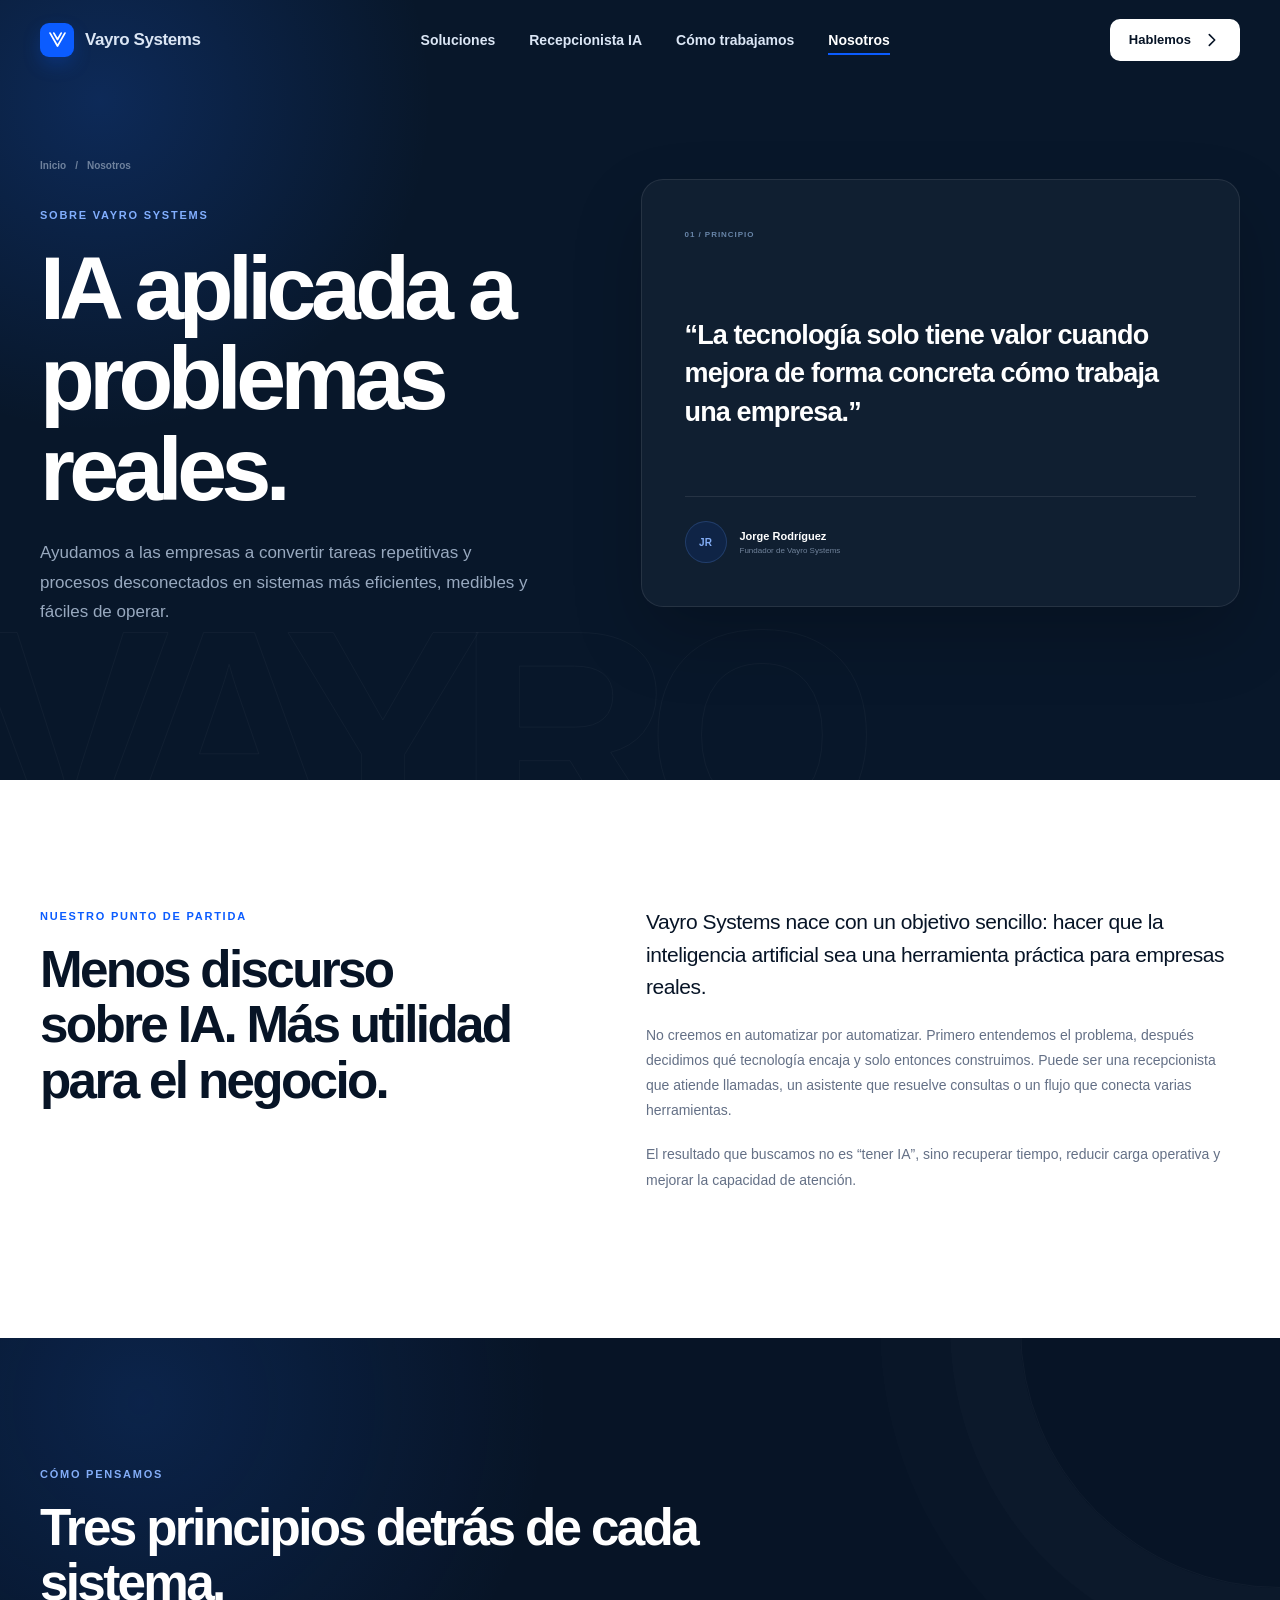
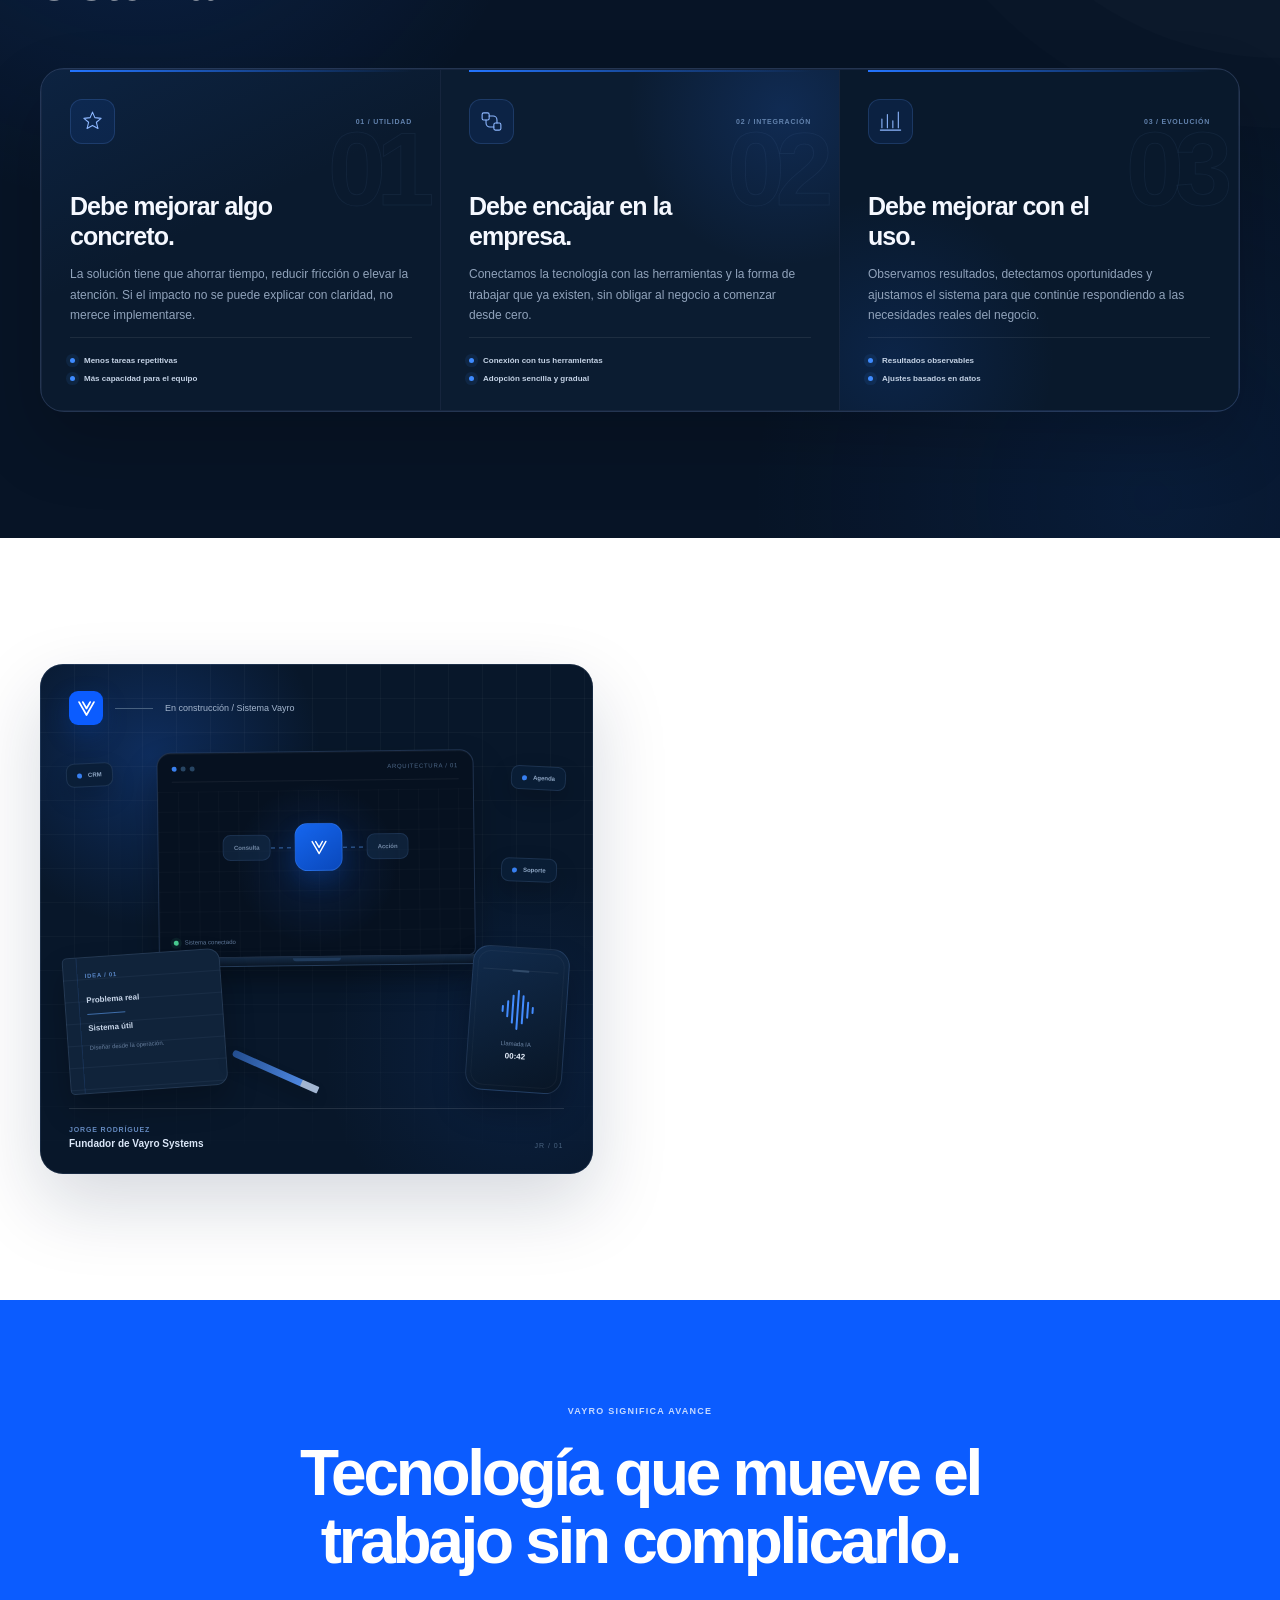
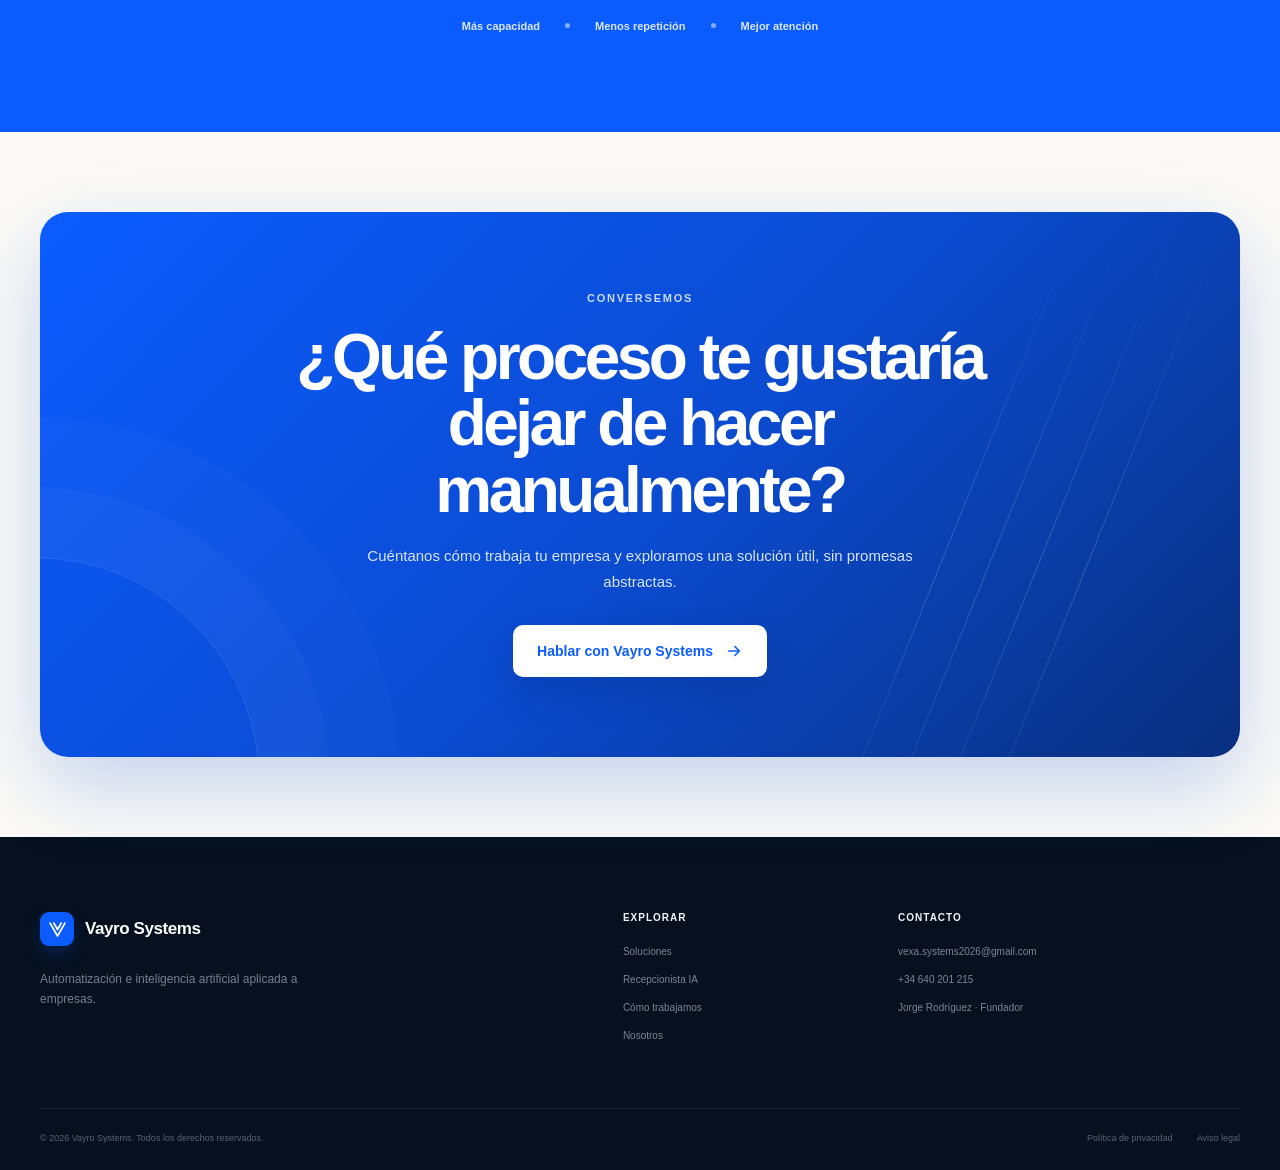
<file: nosotros.html>
<!doctype html>
<html lang="es">
<head>
  <meta charset="utf-8"><meta name="viewport" content="width=device-width, initial-scale=1"><meta name="theme-color" content="#071426">
  <title>Sobre Vayro Systems | IA Aplicada a Empresas</title>
  <meta name="description" content="Vayro Systems ayuda a las empresas a aplicar inteligencia artificial de forma práctica, medible y adaptada a sus procesos reales.">
  <meta name="robots" content="index, follow"><meta property="og:type" content="website"><meta property="og:locale" content="es_ES"><meta property="og:title" content="Sobre Vayro Systems"><meta property="og:description" content="IA aplicada a problemas reales."><meta property="og:site_name" content="Vayro Systems">
  <link rel="icon" type="image/svg+xml" href="favicon.svg"><link rel="stylesheet" href="styles.css"><script src="script.js" defer></script>
</head>
<body class="page-internal page-about">
  <a class="skip-link" href="#contenido">Saltar al contenido</a>
  <header class="site-header"><div class="container nav-wrap"><a class="brand" href="index.html" aria-label="Vayro Systems, inicio"><span class="brand-mark"><svg viewBox="0 0 40 40"><path d="M9 10.5 20 29.7 31 10.5M14.6 10.5 20 20l5.4-9.5"/></svg></span><span>Vayro <strong>Systems</strong></span></a><nav class="desktop-nav"><a href="soluciones.html">Soluciones</a><a href="recepcionista-ia.html">Recepcionista IA</a><a href="como-trabajamos.html">Cómo trabajamos</a><a href="nosotros.html" aria-current="page">Nosotros</a></nav><a class="button button-small button-nav" href="contacto.html">Hablemos <svg viewBox="0 0 20 20"><path d="m7 4 6 6-6 6"/></svg></a><button class="menu-toggle" type="button" aria-label="Abrir menú" aria-expanded="false" aria-controls="mobile-menu"><span></span><span></span></button></div><nav class="mobile-nav" id="mobile-menu" aria-hidden="true"><div class="container mobile-nav-inner"><a href="index.html">Inicio</a><a href="soluciones.html">Soluciones</a><a href="recepcionista-ia.html">Recepcionista IA</a><a href="como-trabajamos.html">Cómo trabajamos</a><a href="nosotros.html" aria-current="page">Nosotros</a><a href="contacto.html">Contacto</a></div></nav></header>

  <main id="contenido">
    <section class="about-hero" aria-labelledby="page-title"><div class="about-hero-glow"></div><div class="container about-hero-grid"><div class="about-hero-copy reveal"><nav class="breadcrumb breadcrumb-dark"><a href="index.html">Inicio</a><span>/</span><span>Nosotros</span></nav><span class="section-kicker kicker-light">Sobre Vayro Systems</span><h1 id="page-title">IA aplicada a problemas reales.</h1><p>Ayudamos a las empresas a convertir tareas repetitivas y procesos desconectados en sistemas más eficientes, medibles y fáciles de operar.</p></div><div class="about-manifesto reveal reveal-delay"><span>01 / Principio</span><blockquote>“La tecnología solo tiene valor cuando mejora de forma concreta cómo trabaja una empresa.”</blockquote><div><span class="founder-monogram">JR</span><p><strong>Jorge Rodríguez</strong><small>Fundador de Vayro Systems</small></p></div></div></div><div class="about-hero-word" aria-hidden="true">VAYRO</div></section>

    <section class="story-section section-pad" aria-labelledby="story-title"><div class="container story-grid"><div class="section-heading reveal"><span class="section-kicker">Nuestro punto de partida</span><h2 id="story-title">Menos discurso sobre IA. Más utilidad para el negocio.</h2></div><div class="story-copy reveal reveal-delay-sm"><p class="story-lead">Vayro Systems nace con un objetivo sencillo: hacer que la inteligencia artificial sea una herramienta práctica para empresas reales.</p><p>No creemos en automatizar por automatizar. Primero entendemos el problema, después decidimos qué tecnología encaja y solo entonces construimos. Puede ser una recepcionista que atiende llamadas, un asistente que resuelve consultas o un flujo que conecta varias herramientas.</p><p>El resultado que buscamos no es “tener IA”, sino recuperar tiempo, reducir carga operativa y mejorar la capacidad de atención.</p></div></div></section>

    <section class="principles-section section-pad" aria-labelledby="principles-title"><div class="container"><div class="section-heading reveal"><span class="section-kicker">Cómo pensamos</span><h2 id="principles-title">Tres principios detrás de cada sistema.</h2></div><div class="principles-grid"><article class="principle-card reveal"><div class="principle-head"><div class="line-icon"><svg viewBox="0 0 32 32"><path d="m16 4 3 7 8 1-6 5 2 8-7-4-7 4 2-8-6-5 8-1z"/></svg></div><span>01 / Utilidad</span></div><h3>Debe mejorar algo concreto.</h3><p>La solución tiene que ahorrar tiempo, reducir fricción o elevar la atención. Si el impacto no se puede explicar con claridad, no merece implementarse.</p><div class="principle-points"><span><i></i>Menos tareas repetitivas</span><span><i></i>Más capacidad para el equipo</span></div></article><article class="principle-card reveal reveal-delay-sm"><div class="principle-head"><div class="line-icon"><svg viewBox="0 0 32 32"><rect x="4" y="5" width="9" height="9" rx="2"/><rect x="19" y="18" width="9" height="9" rx="2"/><path d="M13 9h5a5 5 0 0 1 5 5v4M19 23h-5a5 5 0 0 1-5-5v-4"/></svg></div><span>02 / Integración</span></div><h3>Debe encajar en la empresa.</h3><p>Conectamos la tecnología con las herramientas y la forma de trabajar que ya existen, sin obligar al negocio a comenzar desde cero.</p><div class="principle-points"><span><i></i>Conexión con tus herramientas</span><span><i></i>Adopción sencilla y gradual</span></div></article><article class="principle-card reveal reveal-delay-lg"><div class="principle-head"><div class="line-icon"><svg viewBox="0 0 32 32"><path d="M5 24V13M12 24V7M19 24v-9M26 24V4M3 27h26"/></svg></div><span>03 / Evolución</span></div><h3>Debe mejorar con el uso.</h3><p>Observamos resultados, detectamos oportunidades y ajustamos el sistema para que continúe respondiendo a las necesidades reales del negocio.</p><div class="principle-points"><span><i></i>Resultados observables</span><span><i></i>Ajustes basados en datos</span></div></article></div></div></section>

    <section class="founder-section section-pad" aria-labelledby="founder-title"><div class="container founder-grid"><div class="founder-visual founder-workspace-card reveal" role="img" aria-label="Mesa de trabajo donde el fundador de Vayro diseña sistemas de automatización conectados con llamadas, agenda, CRM y soporte"><div class="founder-symbol" aria-hidden="true"><span class="brand-mark"><svg viewBox="0 0 40 40"><path d="M9 10.5 20 29.7 31 10.5M14.6 10.5 20 20l5.4-9.5"/></svg></span><i></i><span>En construcción / Sistema Vayro</span></div><div class="founder-workspace" aria-hidden="true"><div class="workspace-laptop"><div class="workspace-screen"><div class="workspace-screen-head"><span><i></i><i></i><i></i></span><small>Arquitectura / 01</small></div><div class="workspace-flow"><span>Consulta</span><i></i><strong><svg viewBox="0 0 40 40"><path d="M9 10.5 20 29.7 31 10.5M14.6 10.5 20 20l5.4-9.5"/></svg></strong><i></i><span>Acción</span></div><div class="workspace-status"><i></i>Sistema conectado</div></div><div class="workspace-laptop-base"><i></i></div></div><div class="workspace-notebook"><small>IDEA / 01</small><strong>Problema real</strong><i></i><strong>Sistema útil</strong><span>Diseñar desde la operación.</span></div><div class="workspace-phone"><div class="workspace-phone-top"><i></i></div><div class="workspace-wave"><i></i><i></i><i></i><i></i><i></i><i></i><i></i></div><small>Llamada IA</small><strong>00:42</strong></div><span class="workspace-chip workspace-chip-crm"><i></i>CRM</span><span class="workspace-chip workspace-chip-calendar"><i></i>Agenda</span><span class="workspace-chip workspace-chip-support"><i></i>Soporte</span><span class="workspace-pen"></span></div><div class="founder-visual-note" aria-hidden="true"><div><span>Jorge Rodríguez</span><strong>Fundador de Vayro Systems</strong></div><small>JR / 01</small></div></div><div class="founder-copy reveal reveal-delay-sm"><span class="section-kicker">Fundador</span><h2 id="founder-title">Jorge Rodríguez</h2><p class="founder-lead">Vayro Systems surge de la convicción de que muchas empresas no necesitan más herramientas, sino procesos mejor conectados.</p><p>La prioridad es acercar la automatización y la IA con un lenguaje claro, objetivos realistas y soluciones construidas alrededor de cada operación.</p><div class="founder-detail"><span>Vayro Systems</span><strong>Automatización e IA para empresas</strong></div></div></div></section>

    <section class="vision-band"><div class="container reveal"><span>Vayro significa avance</span><h2>Tecnología que mueve el trabajo sin complicarlo.</h2><div><p>Más capacidad</p><i></i><p>Menos repetición</p><i></i><p>Mejor atención</p></div></div></section>

    <section class="final-cta" aria-labelledby="cta-title"><div class="container cta-box reveal"><div class="cta-lines"><i></i><i></i><i></i><i></i></div><span class="section-kicker kicker-light">Conversemos</span><h2 id="cta-title">¿Qué proceso te gustaría dejar de hacer manualmente?</h2><p>Cuéntanos cómo trabaja tu empresa y exploramos una solución útil, sin promesas abstractas.</p><a class="button button-light" href="contacto.html">Hablar con Vayro Systems <svg viewBox="0 0 20 20"><path d="M4 10h12M11 5l5 5-5 5"/></svg></a></div></section>
  </main>
  <footer class="site-footer"><div class="container"><div class="footer-main"><div class="footer-brand"><a class="brand brand-light" href="index.html"><span class="brand-mark"><svg viewBox="0 0 40 40"><path d="M9 10.5 20 29.7 31 10.5M14.6 10.5 20 20l5.4-9.5"/></svg></span><span>Vayro <strong>Systems</strong></span></a><p>Automatización e inteligencia artificial aplicada a empresas.</p></div><div class="footer-column"><strong>Explorar</strong><a href="soluciones.html">Soluciones</a><a href="recepcionista-ia.html">Recepcionista IA</a><a href="como-trabajamos.html">Cómo trabajamos</a><a href="nosotros.html">Nosotros</a></div><div class="footer-column"><strong>Contacto</strong><a href="mailto:vexa.systems2026@gmail.com">vexa.systems2026@gmail.com</a><a href="tel:+34640201215">+34 640 201 215</a><span>Jorge Rodríguez · Fundador</span></div></div><div class="footer-bottom"><span>© <span data-year>2026</span> Vayro Systems. Todos los derechos reservados.</span><div><a href="#" data-placeholder-link>Política de privacidad</a><a href="#" data-placeholder-link>Aviso legal</a></div></div></div></footer>
</body>
</html>
</file>
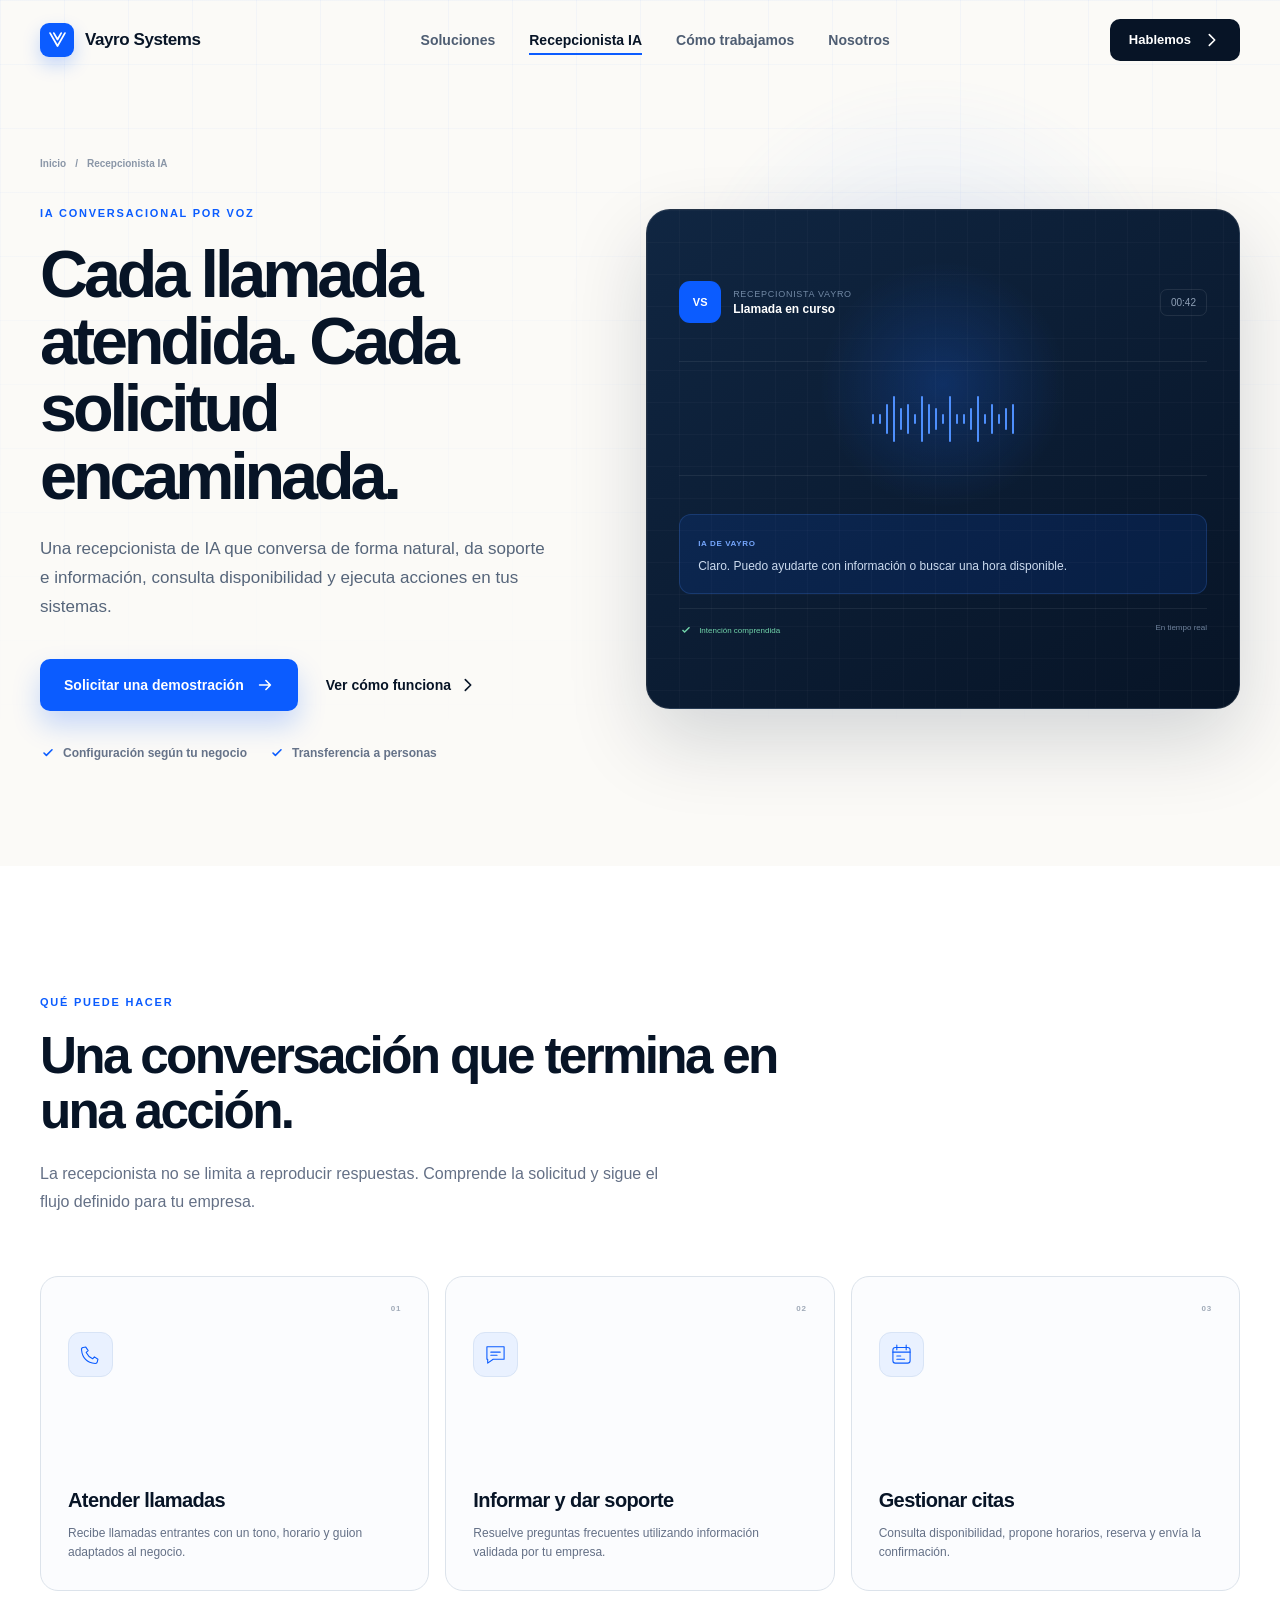
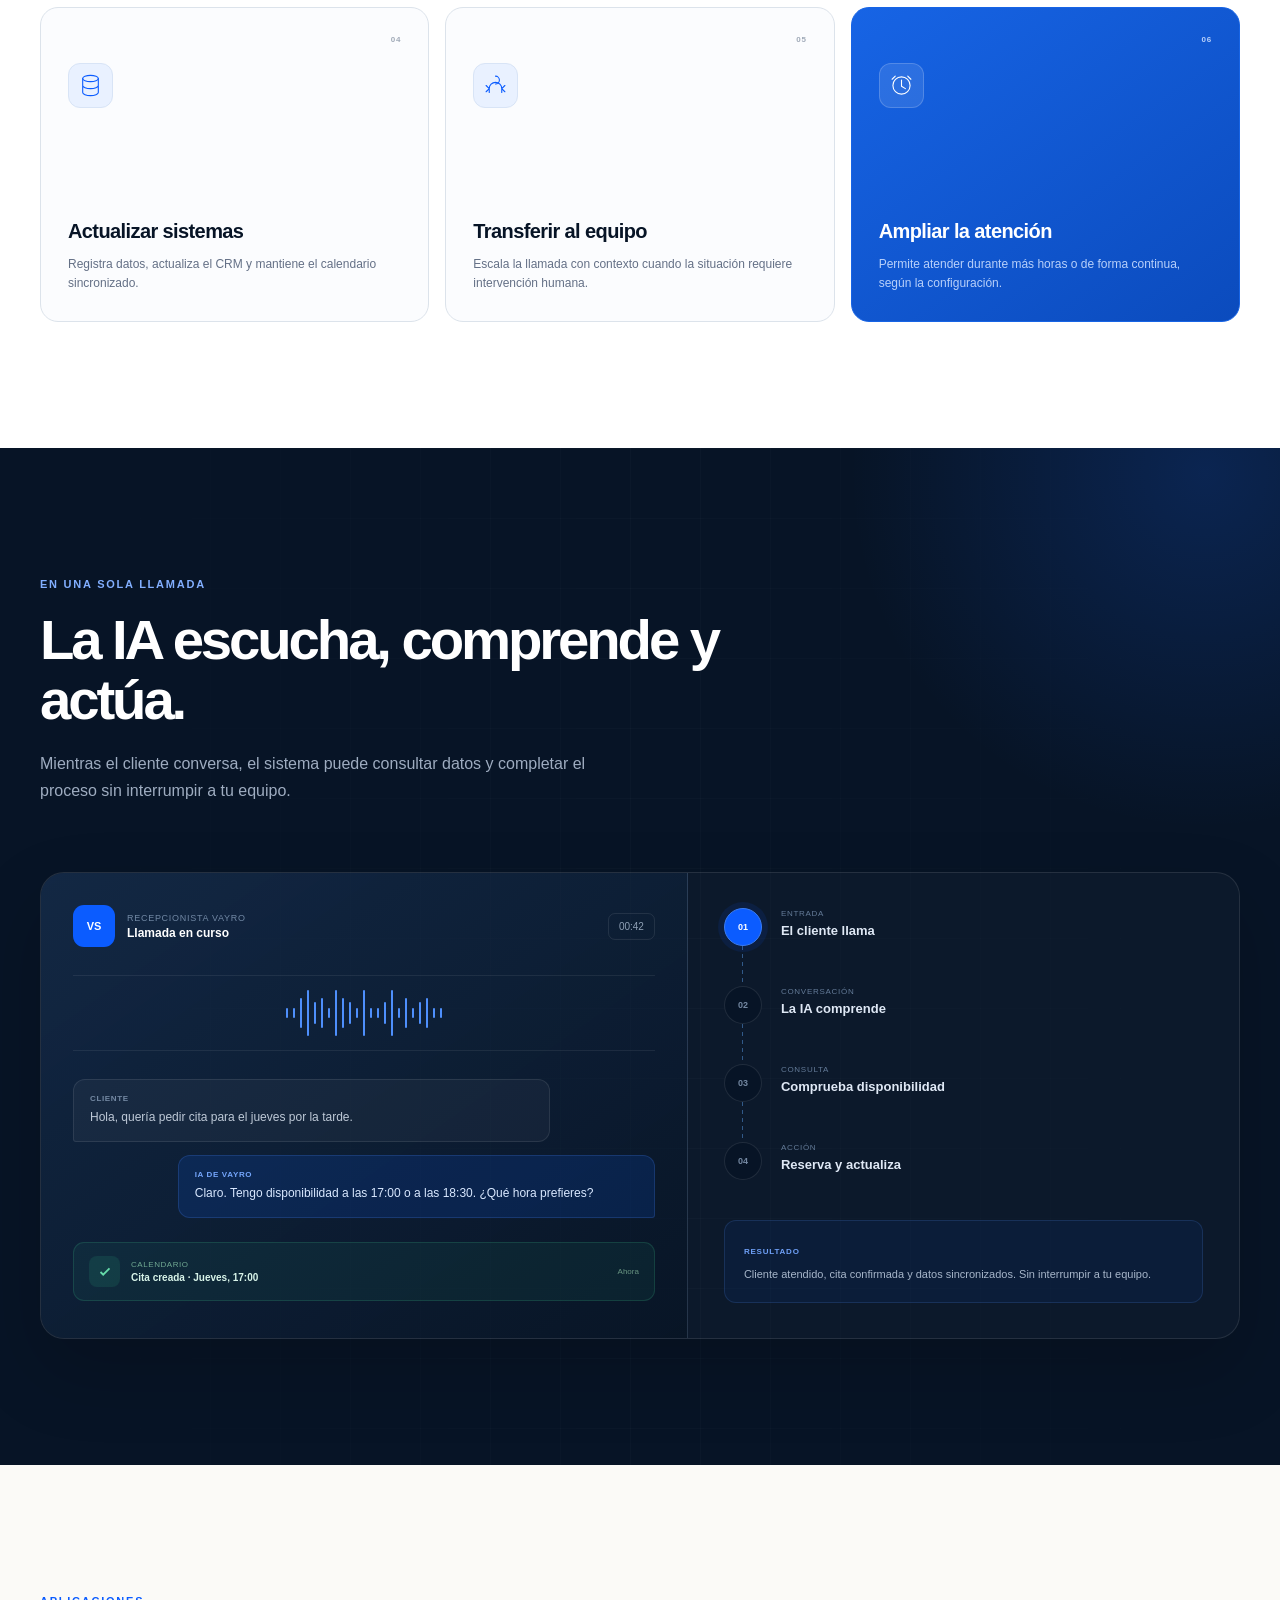
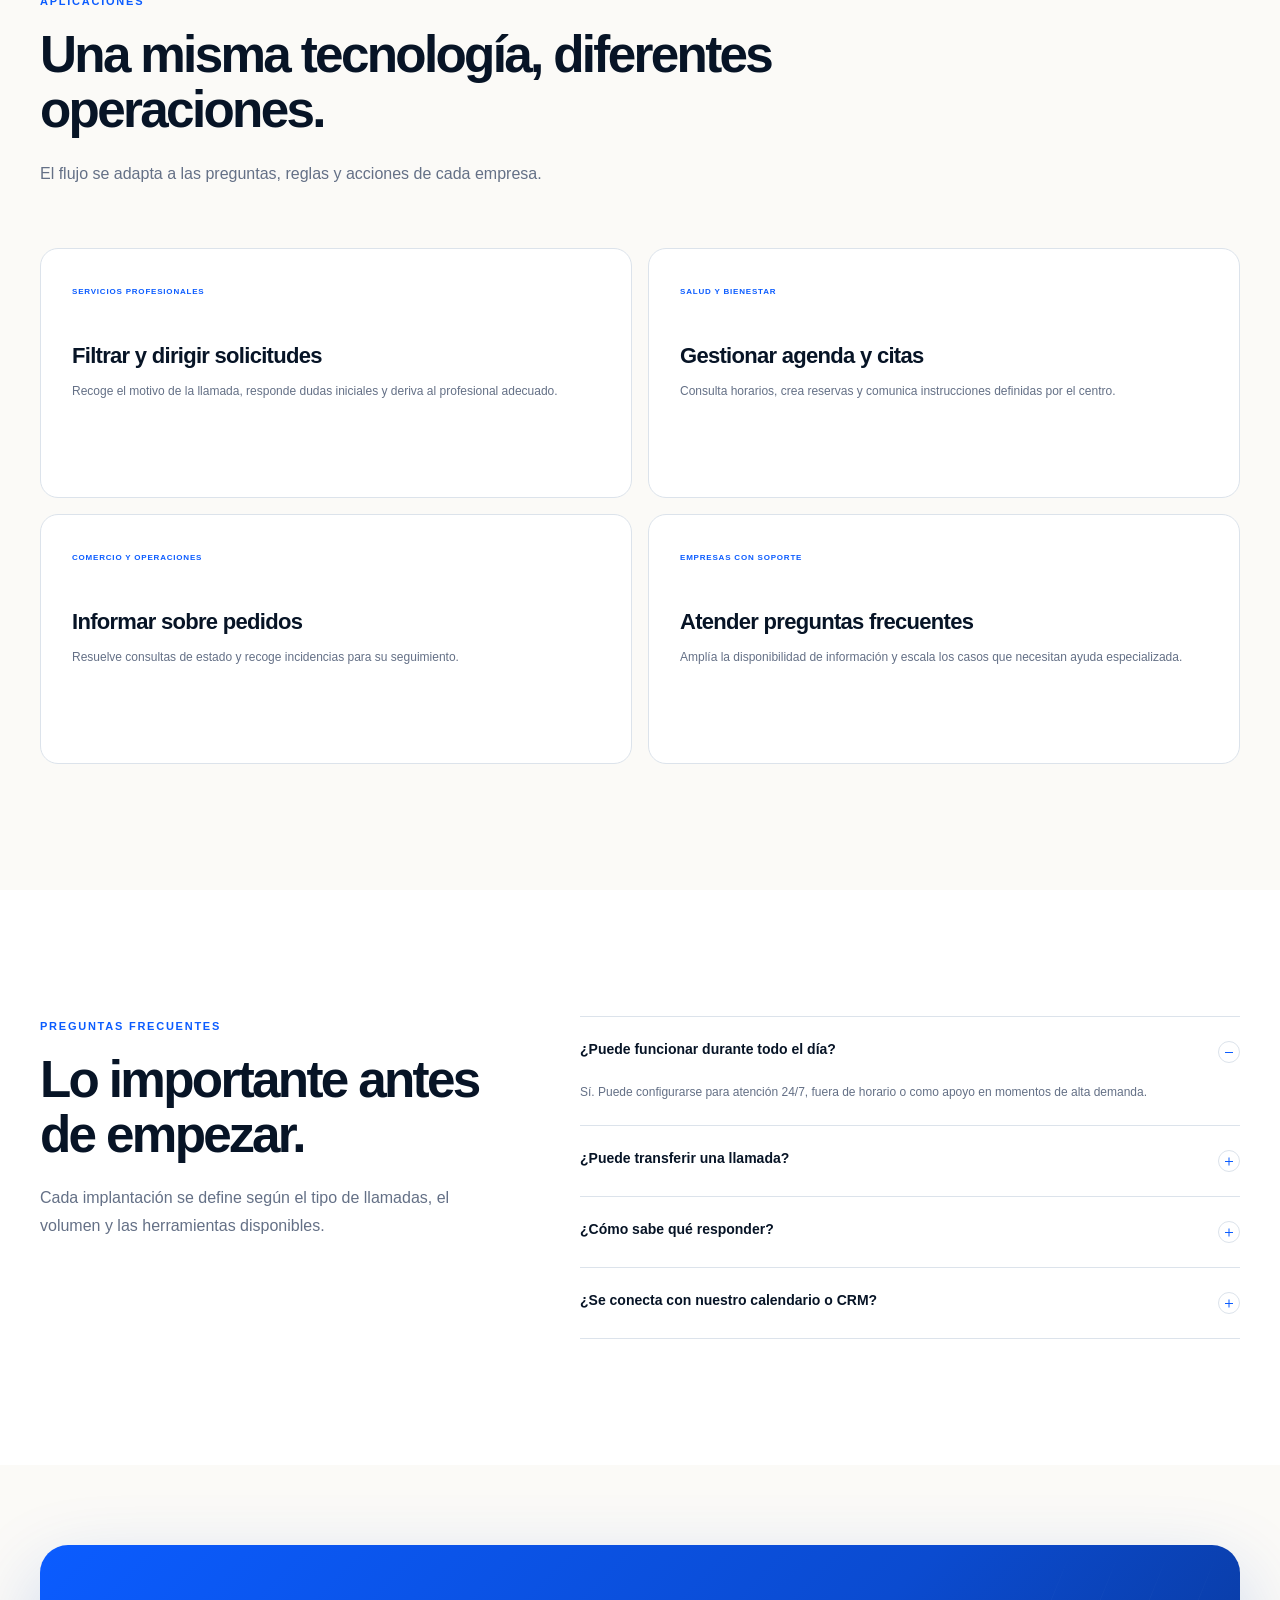
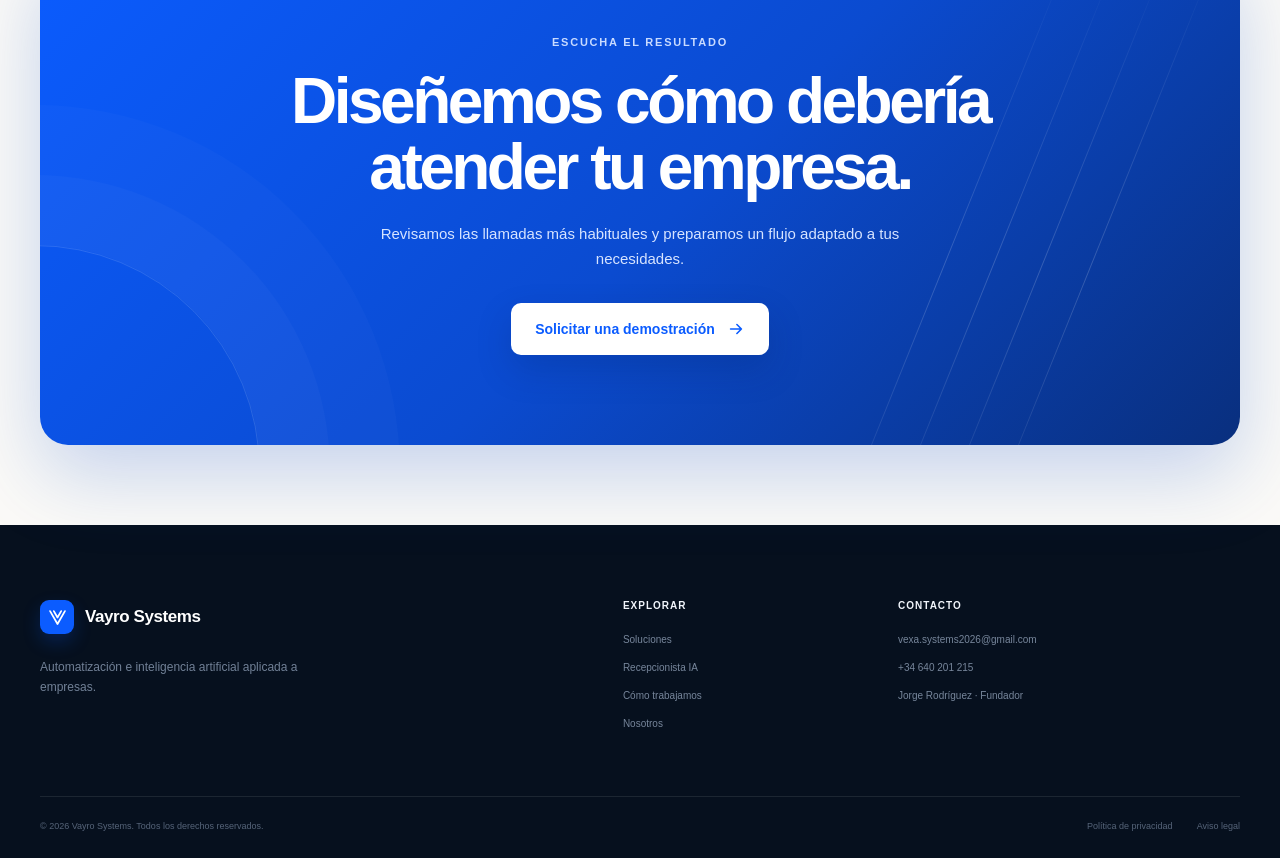
<file: recepcionista-ia.html>
<!doctype html>
<html lang="es">
<head>
  <meta charset="utf-8"><meta name="viewport" content="width=device-width, initial-scale=1"><meta name="theme-color" content="#071426">
  <title>Recepcionista de IA para Empresas | Vayro Systems</title>
  <meta name="description" content="Una recepcionista de IA que atiende llamadas, responde consultas, da información, gestiona citas y actualiza tus sistemas.">
  <meta name="robots" content="index, follow"><meta property="og:type" content="website"><meta property="og:locale" content="es_ES"><meta property="og:title" content="Recepcionista de IA | Vayro Systems"><meta property="og:description" content="Cada llamada atendida. Cada solicitud encaminada."><meta property="og:site_name" content="Vayro Systems">
  <link rel="icon" type="image/svg+xml" href="favicon.svg"><link rel="stylesheet" href="styles.css"><script src="script.js" defer></script>
</head>
<body class="page-internal">
  <a class="skip-link" href="#contenido">Saltar al contenido</a>
  <header class="site-header"><div class="container nav-wrap"><a class="brand" href="index.html" aria-label="Vayro Systems, inicio"><span class="brand-mark"><svg viewBox="0 0 40 40"><path d="M9 10.5 20 29.7 31 10.5M14.6 10.5 20 20l5.4-9.5"/></svg></span><span>Vayro <strong>Systems</strong></span></a><nav class="desktop-nav" aria-label="Navegación principal"><a href="soluciones.html">Soluciones</a><a href="recepcionista-ia.html" aria-current="page">Recepcionista IA</a><a href="como-trabajamos.html">Cómo trabajamos</a><a href="nosotros.html">Nosotros</a></nav><a class="button button-small button-nav" href="contacto.html">Hablemos <svg viewBox="0 0 20 20"><path d="m7 4 6 6-6 6"/></svg></a><button class="menu-toggle" type="button" aria-label="Abrir menú" aria-expanded="false" aria-controls="mobile-menu"><span></span><span></span></button></div><nav class="mobile-nav" id="mobile-menu" aria-label="Navegación móvil" aria-hidden="true"><div class="container mobile-nav-inner"><a href="index.html">Inicio</a><a href="soluciones.html">Soluciones</a><a href="recepcionista-ia.html" aria-current="page">Recepcionista IA</a><a href="como-trabajamos.html">Cómo trabajamos</a><a href="nosotros.html">Nosotros</a><a href="contacto.html">Contacto</a></div></nav></header>

  <main id="contenido">
    <section class="page-hero receptionist-hero section-grid" aria-labelledby="page-title">
      <div class="hero-glow glow-one" aria-hidden="true"></div>
      <div class="container page-hero-grid">
        <div class="page-hero-copy reveal"><nav class="breadcrumb" aria-label="Migas de pan"><a href="index.html">Inicio</a><span>/</span><span>Recepcionista IA</span></nav><span class="section-kicker">IA conversacional por voz</span><h1 id="page-title">Cada llamada atendida. Cada solicitud encaminada.</h1><p>Una recepcionista de IA que conversa de forma natural, da soporte e información, consulta disponibilidad y ejecuta acciones en tus sistemas.</p><div class="hero-actions"><a class="button button-primary" href="contacto.html">Solicitar una demostración <svg viewBox="0 0 20 20"><path d="M4 10h12M11 5l5 5-5 5"/></svg></a><a class="text-link" href="#como-funciona">Ver cómo funciona <svg viewBox="0 0 20 20"><path d="m7 4 6 6-6 6"/></svg></a></div><div class="hero-proof"><span><svg viewBox="0 0 20 20"><path d="m5 10 3 3 7-7"/></svg> Configuración según tu negocio</span><span><svg viewBox="0 0 20 20"><path d="m5 10 3 3 7-7"/></svg> Transferencia a personas</span></div></div>
        <div class="hero-call-card reveal reveal-delay">
          <div class="call-top"><div><span class="call-avatar">VS</span><div><small>Recepcionista Vayro</small><strong>Llamada en curso</strong></div></div><span class="call-time">00:42</span></div>
          <div class="call-wave"><i></i><i></i><i></i><i></i><i></i><i></i><i></i><i></i><i></i><i></i><i></i><i></i><i></i><i></i><i></i><i></i><i></i><i></i><i></i><i></i><i></i></div>
          <div class="hero-transcript"><span>IA de Vayro</span><p>Claro. Puedo ayudarte con información o buscar una hora disponible.</p></div>
          <div class="hero-call-actions"><span><svg viewBox="0 0 20 20"><path d="m5 10 3 3 7-7"/></svg> Intención comprendida</span><span>En tiempo real</span></div>
        </div>
      </div>
    </section>

    <section class="capabilities section-pad" aria-labelledby="capabilities-title">
      <div class="container"><div class="section-heading reveal"><span class="section-kicker">Qué puede hacer</span><h2 id="capabilities-title">Una conversación que termina en una acción.</h2><p>La recepcionista no se limita a reproducir respuestas. Comprende la solicitud y sigue el flujo definido para tu empresa.</p></div>
        <div class="capability-grid">
          <article class="capability-card reveal"><span>01</span><div class="line-icon"><svg viewBox="0 0 32 32"><path d="M10 6.5 13 11l-2.5 2.3a18 18 0 0 0 8.2 8.2L21 19l4.5 3-.8 3.5a2.5 2.5 0 0 1-2.6 2C11.8 26.5 5.5 20.2 4.5 9.9A2.5 2.5 0 0 1 6.5 7z"/></svg></div><h3>Atender llamadas</h3><p>Recibe llamadas entrantes con un tono, horario y guion adaptados al negocio.</p></article>
          <article class="capability-card reveal reveal-delay-sm"><span>02</span><div class="line-icon"><svg viewBox="0 0 32 32"><path d="M5 6h22v16H13l-7 5v-5H5zM10 13h12M10 17h8"/></svg></div><h3>Informar y dar soporte</h3><p>Resuelve preguntas frecuentes utilizando información validada por tu empresa.</p></article>
          <article class="capability-card reveal reveal-delay-lg"><span>03</span><div class="line-icon"><svg viewBox="0 0 32 32"><rect x="5" y="7" width="22" height="20" rx="3"/><path d="M10 4v6M22 4v6M5 13h22M10 18h5M10 22h10"/></svg></div><h3>Gestionar citas</h3><p>Consulta disponibilidad, propone horarios, reserva y envía la confirmación.</p></article>
          <article class="capability-card reveal"><span>04</span><div class="line-icon"><svg viewBox="0 0 32 32"><ellipse cx="16" cy="7" rx="10" ry="4"/><path d="M6 7v9c0 2 4.5 4 10 4s10-2 10-4V7M6 16v9c0 2 4.5 4 10 4s10-2 10-4v-9"/></svg></div><h3>Actualizar sistemas</h3><p>Registra datos, actualiza el CRM y mantiene el calendario sincronizado.</p></article>
          <article class="capability-card reveal reveal-delay-sm"><span>05</span><div class="line-icon"><svg viewBox="0 0 32 32"><path d="M8 25v-5a8 8 0 0 1 16 0v5M16 4a5 5 0 1 1 0 10M4 16l4 4-4 4M28 16l-4 4 4 4"/></svg></div><h3>Transferir al equipo</h3><p>Escala la llamada con contexto cuando la situación requiere intervención humana.</p></article>
          <article class="capability-card capability-card-blue reveal reveal-delay-lg"><span>06</span><div class="line-icon"><svg viewBox="0 0 32 32"><circle cx="16" cy="16" r="11"/><path d="M16 9v8l5 3M8 4 4 8M24 4l4 4"/></svg></div><h3>Ampliar la atención</h3><p>Permite atender durante más horas o de forma continua, según la configuración.</p></article>
        </div>
      </div>
    </section>

    <section class="reception section-pad" id="como-funciona" aria-labelledby="flow-title">
      <div class="reception-orb" aria-hidden="true"></div><div class="container"><div class="reception-heading reveal"><span class="section-kicker kicker-light">En una sola llamada</span><h2 id="flow-title">La IA escucha, comprende y actúa.</h2><p>Mientras el cliente conversa, el sistema puede consultar datos y completar el proceso sin interrumpir a tu equipo.</p></div>
        <div class="reception-demo"><div class="call-panel reveal"><div class="call-top"><div><span class="call-avatar">VS</span><div><small>Recepcionista Vayro</small><strong>Llamada en curso</strong></div></div><span class="call-time">00:42</span></div><div class="call-wave"><i></i><i></i><i></i><i></i><i></i><i></i><i></i><i></i><i></i><i></i><i></i><i></i><i></i><i></i><i></i><i></i><i></i><i></i><i></i><i></i><i></i><i></i><i></i></div><div class="conversation"><div class="message message-client"><small>Cliente</small><p>Hola, quería pedir cita para el jueves por la tarde.</p></div><div class="message message-ai"><small>IA de Vayro</small><p>Claro. Tengo disponibilidad a las 17:00 o a las 18:30. ¿Qué hora prefieres?</p></div></div><div class="booking-confirmed"><span><svg viewBox="0 0 20 20"><path d="m5 10 3 3 7-7"/></svg></span><div><small>Calendario</small><strong>Cita creada · Jueves, 17:00</strong></div><em>Ahora</em></div></div>
          <div class="flow-steps reveal reveal-delay-sm"><div class="flow-step is-active"><span>01</span><div><small>Entrada</small><strong>El cliente llama</strong></div><i></i></div><div class="flow-step"><span>02</span><div><small>Conversación</small><strong>La IA comprende</strong></div><i></i></div><div class="flow-step"><span>03</span><div><small>Consulta</small><strong>Comprueba disponibilidad</strong></div><i></i></div><div class="flow-step"><span>04</span><div><small>Acción</small><strong>Reserva y actualiza</strong></div><i></i></div><div class="flow-output"><span>Resultado</span><p>Cliente atendido, cita confirmada y datos sincronizados. Sin interrumpir a tu equipo.</p></div></div>
        </div>
      </div>
    </section>

    <section class="use-cases section-pad" aria-labelledby="cases-title"><div class="container"><div class="section-heading reveal"><span class="section-kicker">Aplicaciones</span><h2 id="cases-title">Una misma tecnología, diferentes operaciones.</h2><p>El flujo se adapta a las preguntas, reglas y acciones de cada empresa.</p></div><div class="case-grid"><article class="case-card reveal"><span>Servicios profesionales</span><h3>Filtrar y dirigir solicitudes</h3><p>Recoge el motivo de la llamada, responde dudas iniciales y deriva al profesional adecuado.</p></article><article class="case-card reveal reveal-delay-sm"><span>Salud y bienestar</span><h3>Gestionar agenda y citas</h3><p>Consulta horarios, crea reservas y comunica instrucciones definidas por el centro.</p></article><article class="case-card reveal reveal-delay-lg"><span>Comercio y operaciones</span><h3>Informar sobre pedidos</h3><p>Resuelve consultas de estado y recoge incidencias para su seguimiento.</p></article><article class="case-card reveal"><span>Empresas con soporte</span><h3>Atender preguntas frecuentes</h3><p>Amplía la disponibilidad de información y escala los casos que necesitan ayuda especializada.</p></article></div></div></section>

    <section class="faq-section section-pad" aria-labelledby="faq-title"><div class="container faq-layout"><div class="section-heading reveal"><span class="section-kicker">Preguntas frecuentes</span><h2 id="faq-title">Lo importante antes de empezar.</h2><p>Cada implantación se define según el tipo de llamadas, el volumen y las herramientas disponibles.</p></div><div class="faq-list reveal reveal-delay-sm"><details open><summary>¿Puede funcionar durante todo el día?<span></span></summary><p>Sí. Puede configurarse para atención 24/7, fuera de horario o como apoyo en momentos de alta demanda.</p></details><details><summary>¿Puede transferir una llamada?<span></span></summary><p>Sí. Se definen reglas para transferir al equipo cuando la solicitud lo requiere o el cliente lo solicita.</p></details><details><summary>¿Cómo sabe qué responder?<span></span></summary><p>Trabaja con la información y los límites que valida la empresa. Las respuestas y flujos se prueban antes de activarse.</p></details><details><summary>¿Se conecta con nuestro calendario o CRM?<span></span></summary><p>Depende de las herramientas y sus opciones de integración. Lo comprobamos durante el análisis inicial.</p></details></div></div></section>

    <section class="final-cta" aria-labelledby="cta-title"><div class="container cta-box reveal"><div class="cta-lines"><i></i><i></i><i></i><i></i></div><span class="section-kicker kicker-light">Escucha el resultado</span><h2 id="cta-title">Diseñemos cómo debería atender tu empresa.</h2><p>Revisamos las llamadas más habituales y preparamos un flujo adaptado a tus necesidades.</p><a class="button button-light" href="contacto.html">Solicitar una demostración <svg viewBox="0 0 20 20"><path d="M4 10h12M11 5l5 5-5 5"/></svg></a></div></section>
  </main>
  <footer class="site-footer"><div class="container"><div class="footer-main"><div class="footer-brand"><a class="brand brand-light" href="index.html"><span class="brand-mark"><svg viewBox="0 0 40 40"><path d="M9 10.5 20 29.7 31 10.5M14.6 10.5 20 20l5.4-9.5"/></svg></span><span>Vayro <strong>Systems</strong></span></a><p>Automatización e inteligencia artificial aplicada a empresas.</p></div><div class="footer-column"><strong>Explorar</strong><a href="soluciones.html">Soluciones</a><a href="recepcionista-ia.html">Recepcionista IA</a><a href="como-trabajamos.html">Cómo trabajamos</a><a href="nosotros.html">Nosotros</a></div><div class="footer-column"><strong>Contacto</strong><a href="mailto:vexa.systems2026@gmail.com">vexa.systems2026@gmail.com</a><a href="tel:+34640201215">+34 640 201 215</a><span>Jorge Rodríguez · Fundador</span></div></div><div class="footer-bottom"><span>© <span data-year>2026</span> Vayro Systems. Todos los derechos reservados.</span><div><a href="#" data-placeholder-link>Política de privacidad</a><a href="#" data-placeholder-link>Aviso legal</a></div></div></div></footer>
</body>
</html>
</file>
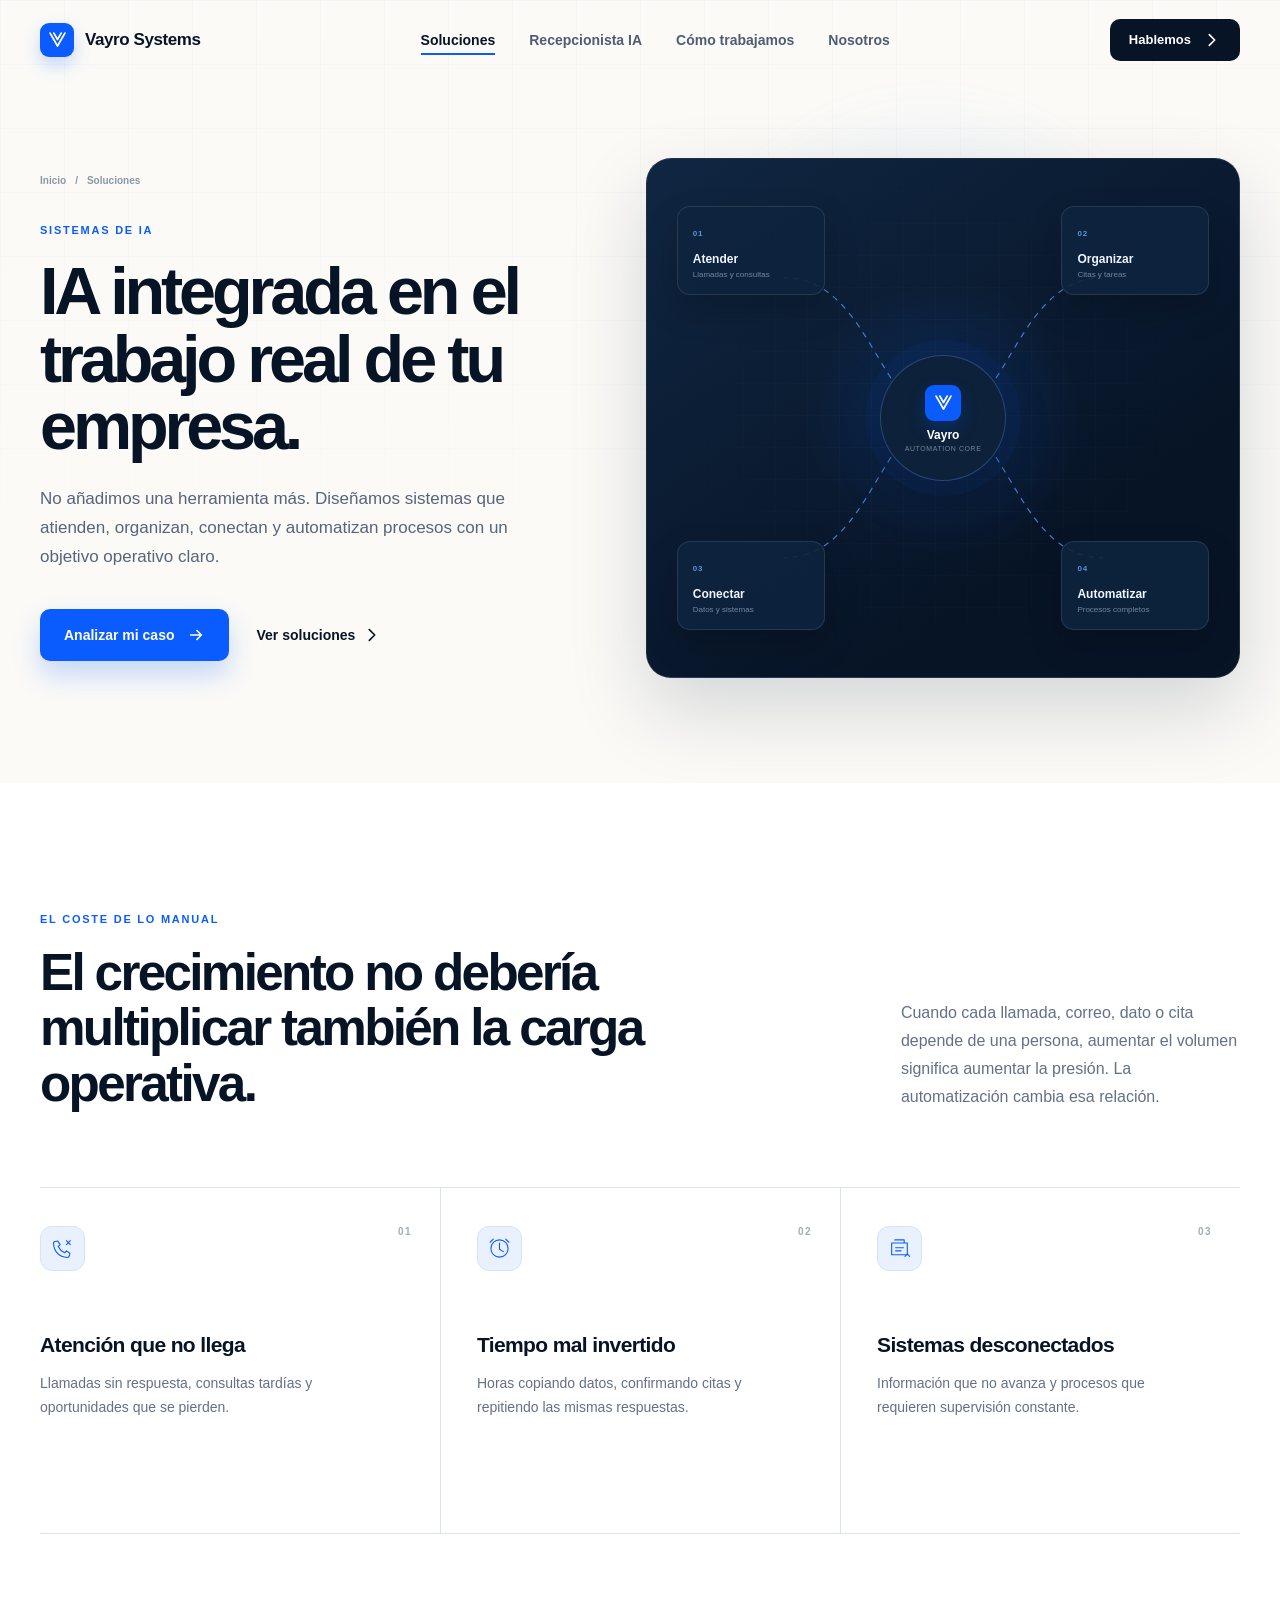
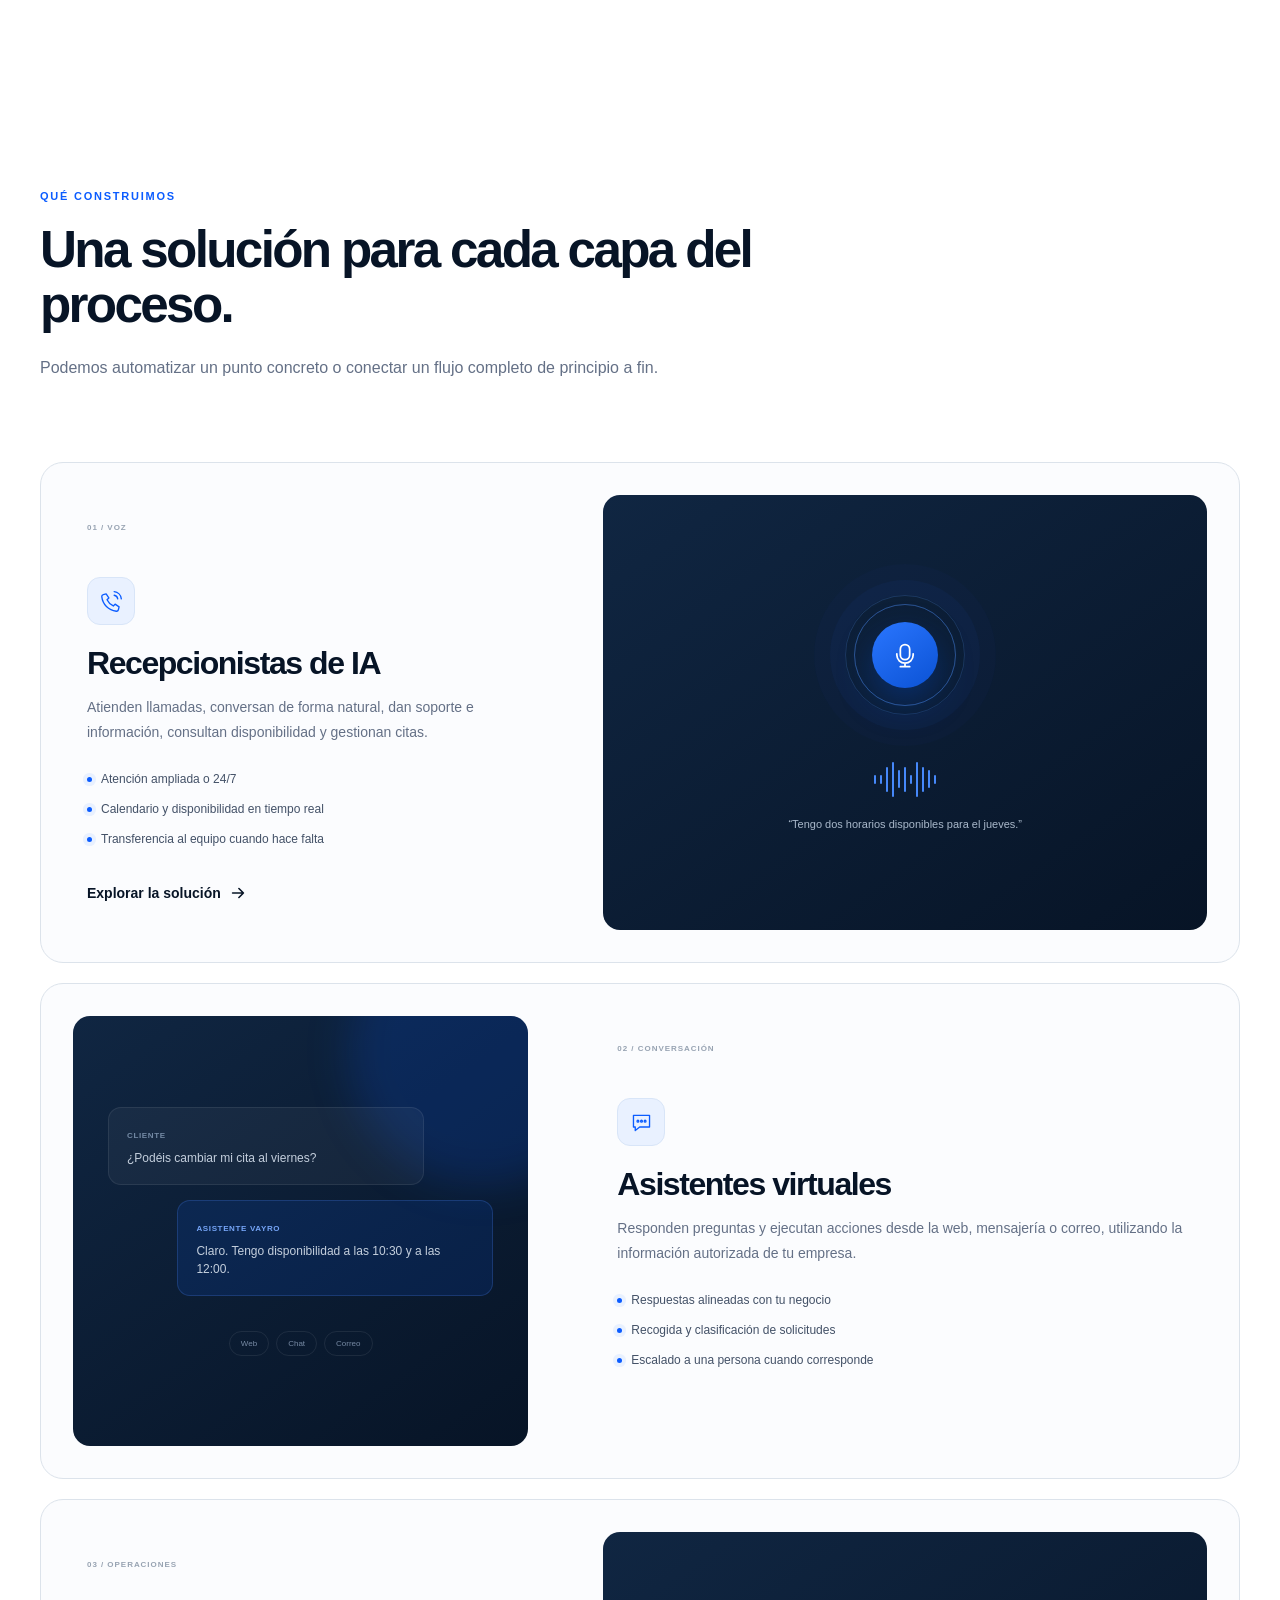
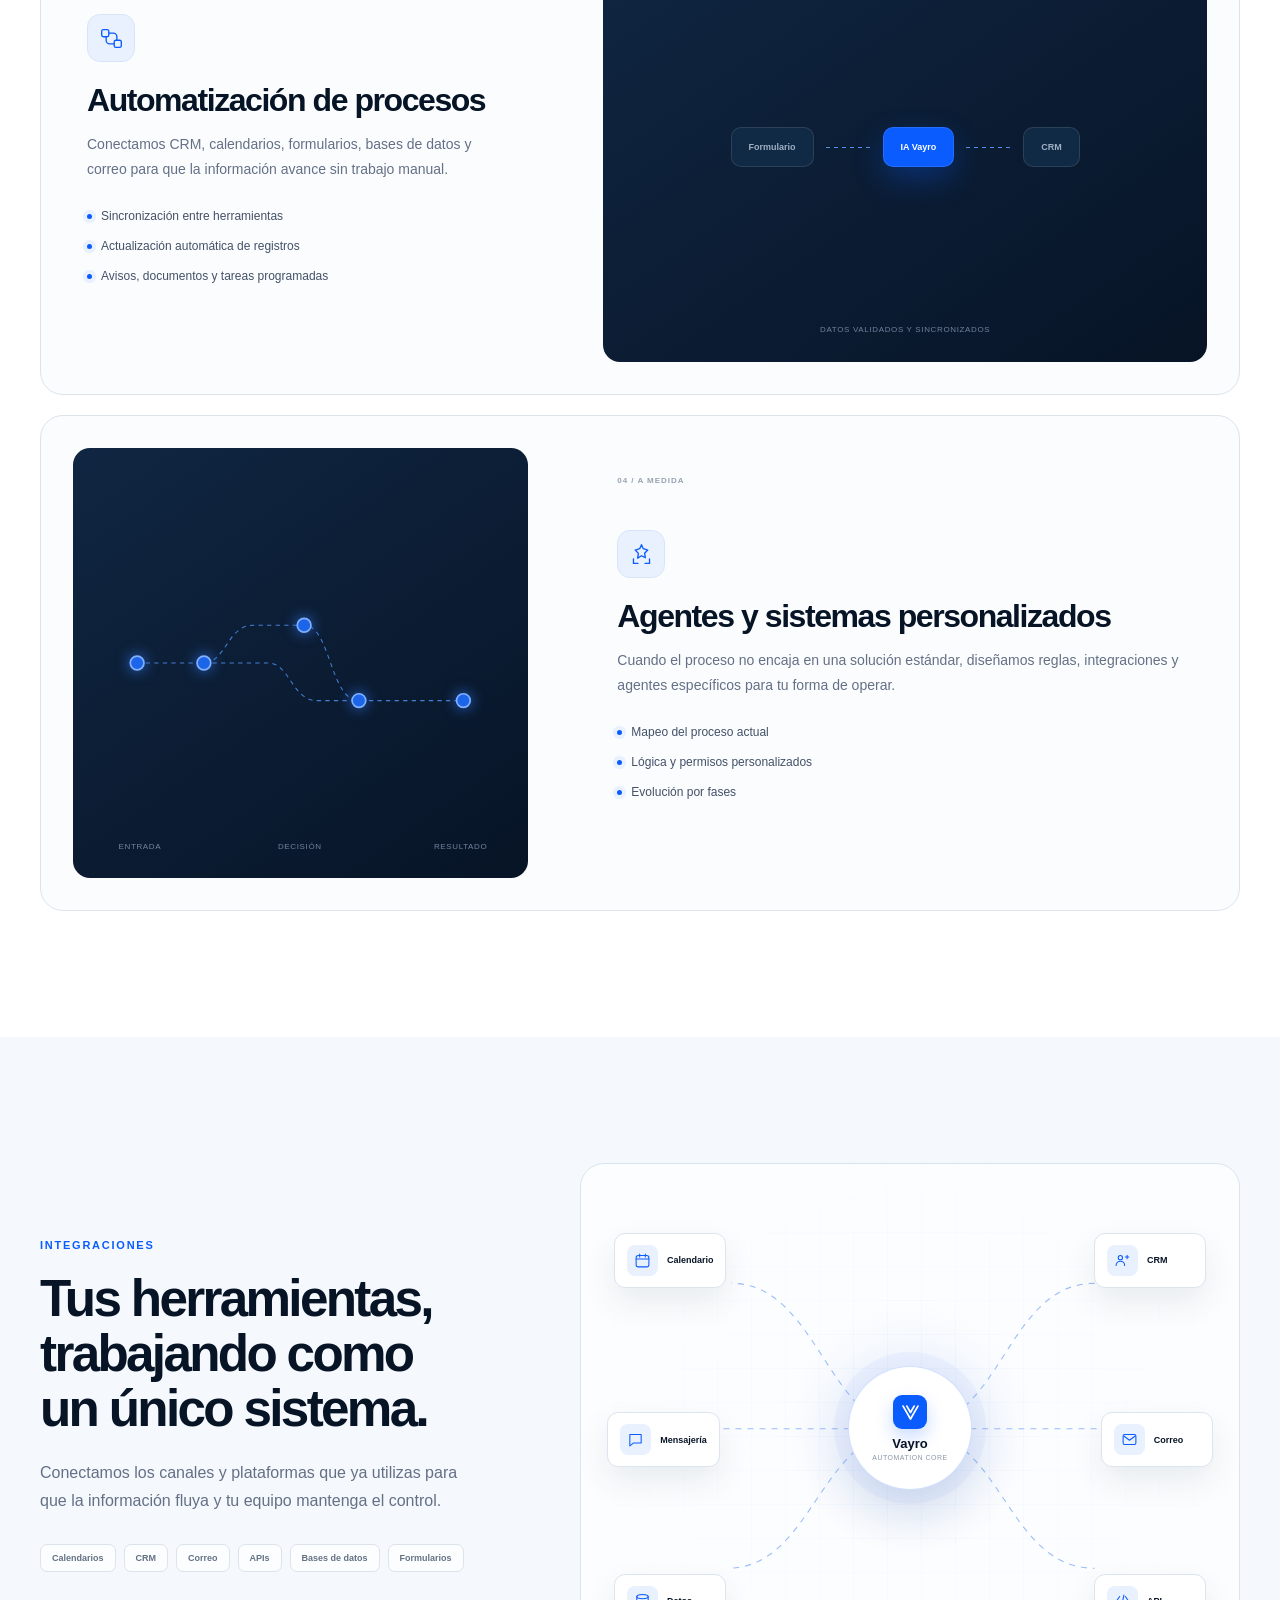
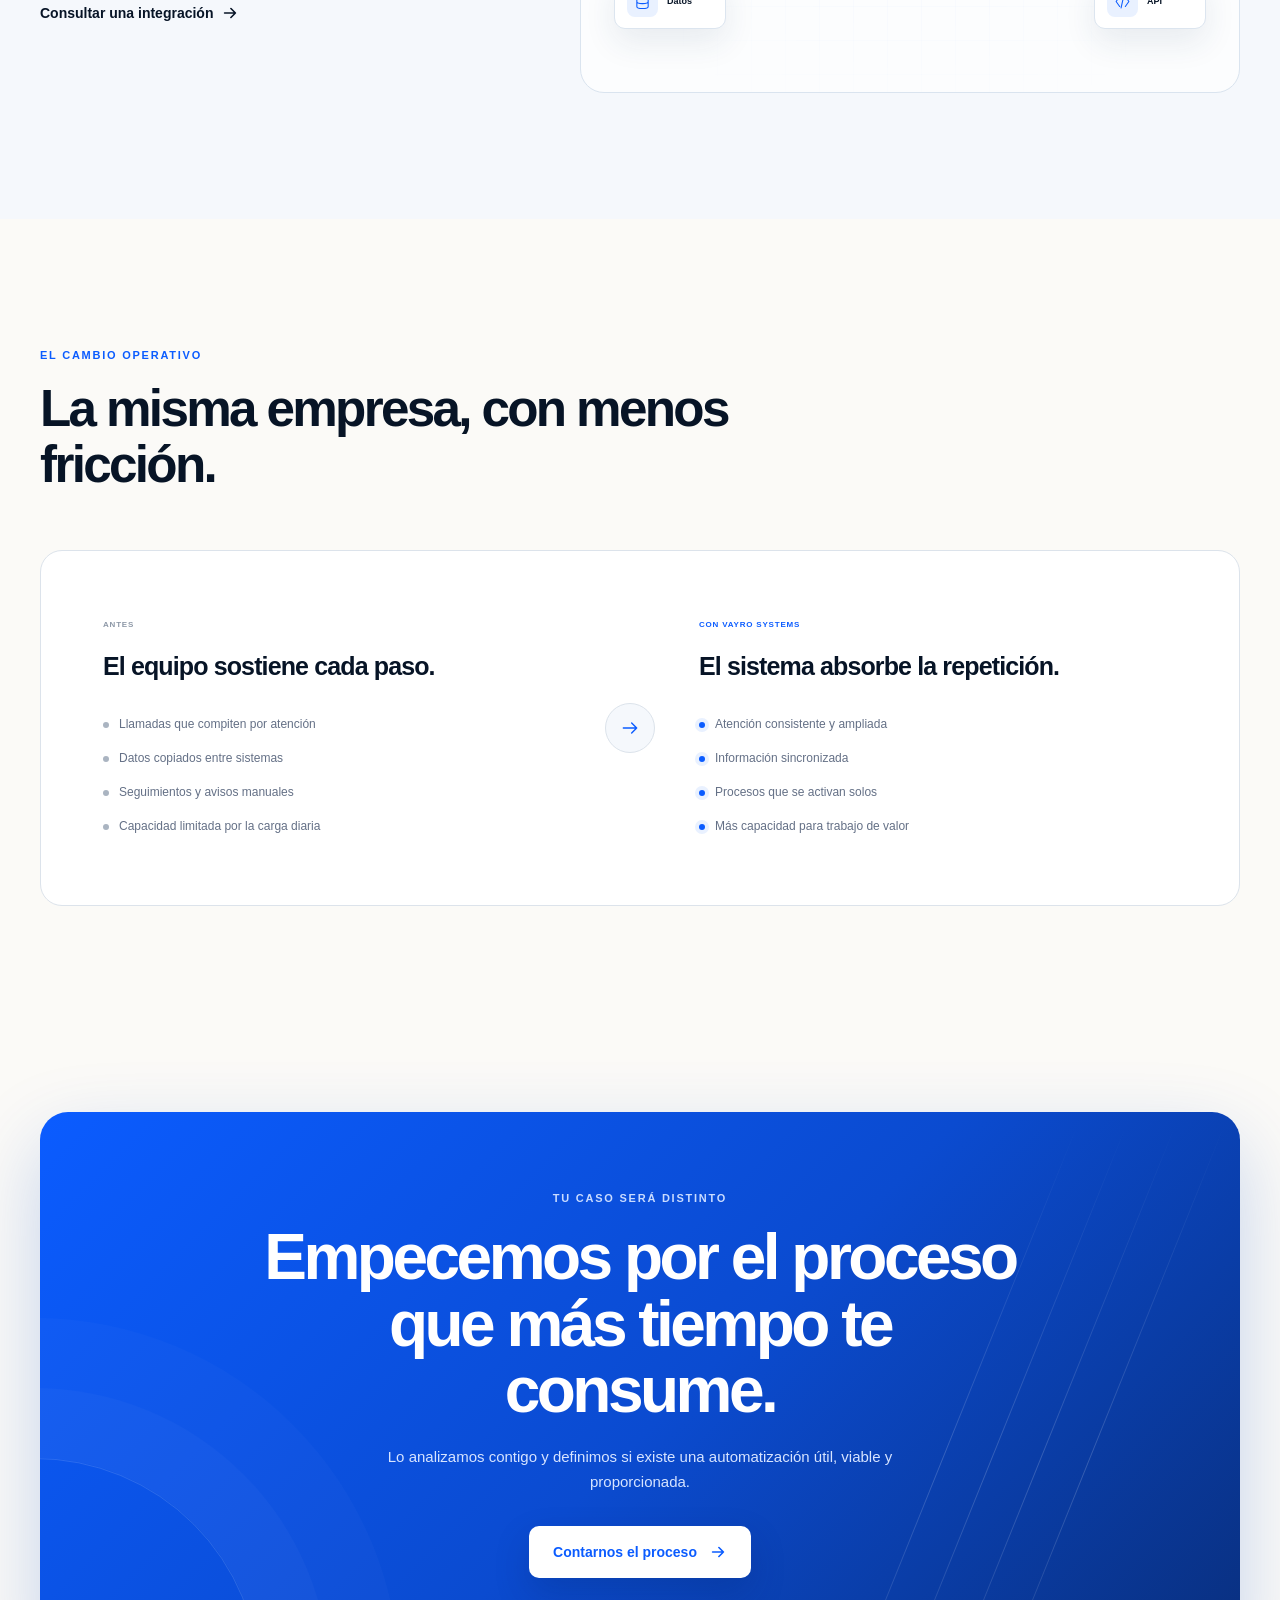
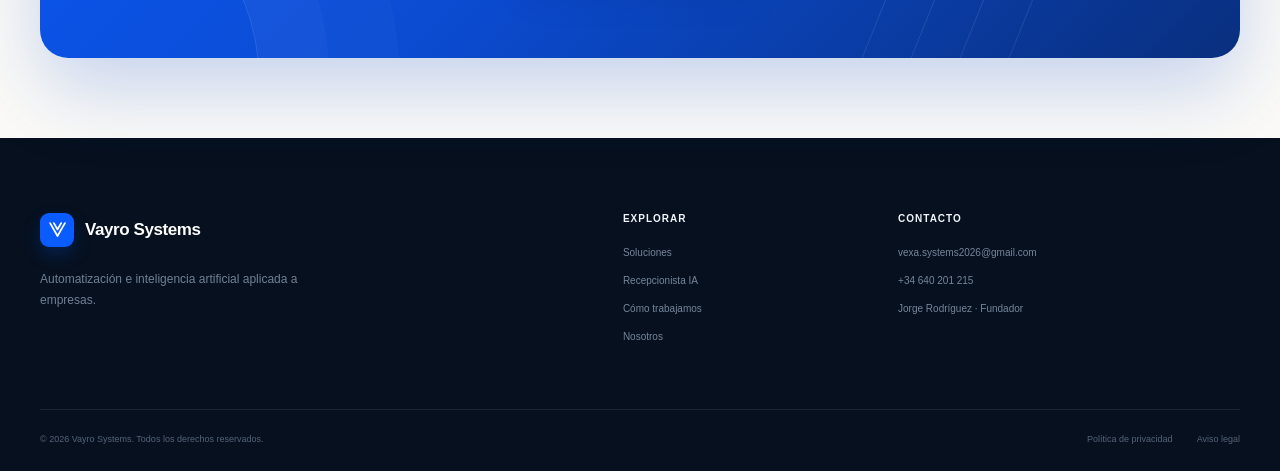
<file: soluciones.html>
<!doctype html>
<html lang="es">
<head>
  <meta charset="utf-8">
  <meta name="viewport" content="width=device-width, initial-scale=1">
  <meta name="theme-color" content="#071426">
  <title>Soluciones de IA para Empresas | Vayro Systems</title>
  <meta name="description" content="Recepcionistas de IA, asistentes virtuales, automatización de procesos e integraciones diseñadas alrededor de tu empresa.">
  <meta name="robots" content="index, follow">
  <meta property="og:type" content="website"><meta property="og:locale" content="es_ES">
  <meta property="og:title" content="Soluciones de IA para empresas | Vayro Systems">
  <meta property="og:description" content="Sistemas que atienden, organizan, conectan y automatizan el trabajo real de tu empresa.">
  <meta property="og:site_name" content="Vayro Systems">
  <link rel="icon" type="image/svg+xml" href="favicon.svg"><link rel="stylesheet" href="styles.css"><script src="script.js" defer></script>
</head>
<body class="page-internal">
  <a class="skip-link" href="#contenido">Saltar al contenido</a>
  <header class="site-header">
    <div class="container nav-wrap">
      <a class="brand" href="index.html" aria-label="Vayro Systems, inicio"><span class="brand-mark" aria-hidden="true"><svg viewBox="0 0 40 40"><path d="M9 10.5 20 29.7 31 10.5M14.6 10.5 20 20l5.4-9.5"/></svg></span><span>Vayro <strong>Systems</strong></span></a>
      <nav class="desktop-nav" aria-label="Navegación principal"><a href="soluciones.html" aria-current="page">Soluciones</a><a href="recepcionista-ia.html">Recepcionista IA</a><a href="como-trabajamos.html">Cómo trabajamos</a><a href="nosotros.html">Nosotros</a></nav>
      <a class="button button-small button-nav" href="contacto.html">Hablemos <svg viewBox="0 0 20 20"><path d="m7 4 6 6-6 6"/></svg></a>
      <button class="menu-toggle" type="button" aria-label="Abrir menú" aria-expanded="false" aria-controls="mobile-menu"><span></span><span></span></button>
    </div>
    <nav class="mobile-nav" id="mobile-menu" aria-label="Navegación móvil" aria-hidden="true"><div class="container mobile-nav-inner"><a href="index.html">Inicio</a><a href="soluciones.html" aria-current="page">Soluciones</a><a href="recepcionista-ia.html">Recepcionista IA</a><a href="como-trabajamos.html">Cómo trabajamos</a><a href="nosotros.html">Nosotros</a><a href="contacto.html">Contacto</a></div></nav>
  </header>

  <main id="contenido">
    <section class="page-hero section-grid" aria-labelledby="page-title">
      <div class="hero-glow glow-one" aria-hidden="true"></div>
      <div class="container page-hero-grid">
        <div class="page-hero-copy reveal">
          <nav class="breadcrumb" aria-label="Migas de pan"><a href="index.html">Inicio</a><span>/</span><span>Soluciones</span></nav>
          <span class="section-kicker">Sistemas de IA</span>
          <h1 id="page-title">IA integrada en el trabajo real de tu empresa.</h1>
          <p>No añadimos una herramienta más. Diseñamos sistemas que atienden, organizan, conectan y automatizan procesos con un objetivo operativo claro.</p>
          <div class="hero-actions"><a class="button button-primary" href="contacto.html">Analizar mi caso <svg viewBox="0 0 20 20"><path d="M4 10h12M11 5l5 5-5 5"/></svg></a><a class="text-link" href="#catalogo">Ver soluciones <svg viewBox="0 0 20 20"><path d="m7 4 6 6-6 6"/></svg></a></div>
        </div>
        <div class="system-orbit reveal reveal-delay" aria-label="Cuatro áreas conectadas por Vayro Systems">
          <svg viewBox="0 0 560 430" preserveAspectRatio="none" aria-hidden="true"><path d="M280 215C210 215 200 80 105 80M280 215C350 215 360 80 455 80M280 215C210 215 200 350 105 350M280 215C350 215 360 350 455 350"/></svg>
          <div class="orbit-core"><span class="brand-mark"><svg viewBox="0 0 40 40"><path d="M9 10.5 20 29.7 31 10.5M14.6 10.5 20 20l5.4-9.5"/></svg></span><strong>Vayro</strong><small>Automation core</small></div>
          <div class="orbit-node orbit-one"><span>01</span><strong>Atender</strong><small>Llamadas y consultas</small></div>
          <div class="orbit-node orbit-two"><span>02</span><strong>Organizar</strong><small>Citas y tareas</small></div>
          <div class="orbit-node orbit-three"><span>03</span><strong>Conectar</strong><small>Datos y sistemas</small></div>
          <div class="orbit-node orbit-four"><span>04</span><strong>Automatizar</strong><small>Procesos completos</small></div>
        </div>
      </div>
    </section>

    <section class="problem section-pad" aria-labelledby="problem-title">
      <div class="container">
        <div class="section-intro section-intro-wide reveal"><div><span class="section-kicker">El coste de lo manual</span><h2 id="problem-title">El crecimiento no debería multiplicar también la carga operativa.</h2></div><p>Cuando cada llamada, correo, dato o cita depende de una persona, aumentar el volumen significa aumentar la presión. La automatización cambia esa relación.</p></div>
        <div class="problem-grid">
          <article class="problem-item reveal"><span class="problem-number">01</span><div class="line-icon"><svg viewBox="0 0 32 32"><path d="M10 6.5 13 11l-2.5 2.3a18 18 0 0 0 8.2 8.2L21 19l4.5 3-.8 3.5a2.5 2.5 0 0 1-2.6 2C11.8 26.5 5.5 20.2 4.5 9.9A2.5 2.5 0 0 1 6.5 7zM21 6l5 5M26 6l-5 5"/></svg></div><h3>Atención que no llega</h3><p>Llamadas sin respuesta, consultas tardías y oportunidades que se pierden.</p></article>
          <article class="problem-item reveal reveal-delay-sm"><span class="problem-number">02</span><div class="line-icon"><svg viewBox="0 0 32 32"><circle cx="16" cy="16" r="11"/><path d="M16 9v8l5 3M8 4 4 8M24 4l4 4"/></svg></div><h3>Tiempo mal invertido</h3><p>Horas copiando datos, confirmando citas y repitiendo las mismas respuestas.</p></article>
          <article class="problem-item reveal reveal-delay-lg"><span class="problem-number">03</span><div class="line-icon"><svg viewBox="0 0 32 32"><path d="M6 9h20v15H6zM10 5h12v4M11 15h10M11 19h7"/><path d="m23 26 3-3 3 3"/></svg></div><h3>Sistemas desconectados</h3><p>Información que no avanza y procesos que requieren supervisión constante.</p></article>
        </div>
      </div>
    </section>

    <section class="service-catalog section-pad" id="catalogo" aria-labelledby="catalog-title">
      <div class="container">
        <div class="section-heading reveal"><span class="section-kicker">Qué construimos</span><h2 id="catalog-title">Una solución para cada capa del proceso.</h2><p>Podemos automatizar un punto concreto o conectar un flujo completo de principio a fin.</p></div>

        <article class="service-row reveal" id="recepcionista">
          <div class="service-copy"><span class="service-number">01 / Voz</span><span class="solution-icon"><svg viewBox="0 0 28 28"><path d="M8 5.5 11 10 9 12a15 15 0 0 0 7 7l2-2 4.5 3-.8 3.2a2.2 2.2 0 0 1-2.3 1.7C10.5 23.8 4.2 17.5 3.1 8.6a2.2 2.2 0 0 1 1.7-2.3zM17 7a5 5 0 0 1 4 4M17 3a9 9 0 0 1 8 8"/></svg></span><h3>Recepcionistas de IA</h3><p>Atienden llamadas, conversan de forma natural, dan soporte e información, consultan disponibilidad y gestionan citas.</p><ul class="feature-list"><li>Atención ampliada o 24/7</li><li>Calendario y disponibilidad en tiempo real</li><li>Transferencia al equipo cuando hace falta</li></ul><a class="text-link" href="recepcionista-ia.html">Explorar la solución <svg viewBox="0 0 20 20"><path d="M4 10h12M11 5l5 5-5 5"/></svg></a></div>
          <div class="service-visual voice-service"><div class="voice-ring"><span class="voice-core"><svg viewBox="0 0 24 24"><path d="M12 3a4 4 0 0 0-4 4v5a4 4 0 0 0 8 0V7a4 4 0 0 0-4-4Z"/><path d="M5 11v1a7 7 0 0 0 14 0v-1M12 19v3M8 22h8"/></svg></span></div><div class="waveform-bars"><i></i><i></i><i></i><i></i><i></i><i></i><i></i><i></i><i></i><i></i><i></i></div><p>“Tengo dos horarios disponibles para el jueves.”</p></div>
        </article>

        <article class="service-row service-row-reverse reveal" id="asistentes">
          <div class="service-copy"><span class="service-number">02 / Conversación</span><span class="solution-icon"><svg viewBox="0 0 28 28"><path d="M5 6h18v13H12l-5 4v-4H5z"/><circle cx="10" cy="12.5" r="1"/><circle cx="14" cy="12.5" r="1"/><circle cx="18" cy="12.5" r="1"/></svg></span><h3>Asistentes virtuales</h3><p>Responden preguntas y ejecutan acciones desde la web, mensajería o correo, utilizando la información autorizada de tu empresa.</p><ul class="feature-list"><li>Respuestas alineadas con tu negocio</li><li>Recogida y clasificación de solicitudes</li><li>Escalado a una persona cuando corresponde</li></ul></div>
          <div class="service-visual chat-service"><div class="chat-bubble chat-question"><small>Cliente</small><p>¿Podéis cambiar mi cita al viernes?</p></div><div class="chat-bubble chat-answer"><small>Asistente Vayro</small><p>Claro. Tengo disponibilidad a las 10:30 y a las 12:00.</p></div><div class="channel-pills"><span>Web</span><span>Chat</span><span>Correo</span></div></div>
        </article>

        <article class="service-row reveal" id="automatizacion">
          <div class="service-copy"><span class="service-number">03 / Operaciones</span><span class="solution-icon"><svg viewBox="0 0 28 28"><rect x="3" y="4" width="8" height="8" rx="2"/><rect x="17" y="16" width="8" height="8" rx="2"/><path d="M11 8h5a4 4 0 0 1 4 4v4M17 20h-5a4 4 0 0 1-4-4v-4"/></svg></span><h3>Automatización de procesos</h3><p>Conectamos CRM, calendarios, formularios, bases de datos y correo para que la información avance sin trabajo manual.</p><ul class="feature-list"><li>Sincronización entre herramientas</li><li>Actualización automática de registros</li><li>Avisos, documentos y tareas programadas</li></ul></div>
          <div class="service-visual flow-service"><div class="flow-chip">Formulario</div><i></i><div class="flow-chip flow-chip-main">IA Vayro</div><i></i><div class="flow-chip">CRM</div><span>Datos validados y sincronizados</span></div>
        </article>

        <article class="service-row service-row-reverse reveal" id="a-medida">
          <div class="service-copy"><span class="service-number">04 / A medida</span><span class="solution-icon"><svg viewBox="0 0 28 28"><path d="m14 3 2 4.5L21 9l-3.5 3.6.8 5L14 15.4 9.7 18l.8-5.3L7 9l5-1.5z"/><path d="M5 19v5h5M23 19v5h-5"/></svg></span><h3>Agentes y sistemas personalizados</h3><p>Cuando el proceso no encaja en una solución estándar, diseñamos reglas, integraciones y agentes específicos para tu forma de operar.</p><ul class="feature-list"><li>Mapeo del proceso actual</li><li>Lógica y permisos personalizados</li><li>Evolución por fases</li></ul></div>
          <div class="service-visual custom-service"><svg viewBox="0 0 450 170"><path d="M34 84h78c25 0 28-44 57-44h60c31 0 30 88 64 88h122M112 84h75c25 0 28 44 57 44h49"/><circle cx="34" cy="84" r="8"/><circle cx="112" cy="84" r="8"/><circle cx="229" cy="40" r="8"/><circle cx="293" cy="128" r="8"/><circle cx="415" cy="128" r="8"/></svg><span>Entrada</span><span>Decisión</span><span>Resultado</span></div>
        </article>
      </div>
    </section>

    <section class="integrations section-pad" aria-labelledby="integrations-title">
      <div class="container integrations-grid">
        <div class="integrations-copy reveal"><span class="section-kicker">Integraciones</span><h2 id="integrations-title">Tus herramientas, trabajando como un único sistema.</h2><p>Conectamos los canales y plataformas que ya utilizas para que la información fluya y tu equipo mantenga el control.</p><div class="integration-badges"><span>Calendarios</span><span>CRM</span><span>Correo</span><span>APIs</span><span>Bases de datos</span><span>Formularios</span></div><a class="text-link" href="contacto.html">Consultar una integración <svg viewBox="0 0 20 20"><path d="M4 10h12M11 5l5 5-5 5"/></svg></a></div>
        <div class="integration-map reveal reveal-delay" aria-label="Herramientas conectadas con Vayro Systems">
          <svg class="map-lines" viewBox="0 0 620 500" preserveAspectRatio="xMidYMid meet"><path d="M310 250C228 250 218 105 132 105M310 250C220 250 214 389 128 389M310 250C402 250 405 105 494 105M310 250C402 250 405 389 494 389M310 250H95M310 250h215"/></svg>
          <div class="integration-core"><span class="brand-mark"><svg viewBox="0 0 40 40"><path d="M9 10.5 20 29.7 31 10.5M14.6 10.5 20 20l5.4-9.5"/></svg></span><strong>Vayro</strong><small>Automation core</small></div>
          <div class="tool-node tool-calendar"><span><svg viewBox="0 0 24 24"><rect x="3" y="5" width="18" height="16" rx="3"/><path d="M8 3v4M16 3v4M3 10h18"/></svg></span><strong>Calendario</strong></div><div class="tool-node tool-chat"><span><svg viewBox="0 0 24 24"><path d="M4 5h16v12H9l-5 4z"/></svg></span><strong>Mensajería</strong></div><div class="tool-node tool-crm"><span><svg viewBox="0 0 24 24"><circle cx="9" cy="8" r="3"/><path d="M3 19a6 6 0 0 1 12 0M16 7h5M18.5 4.5v5"/></svg></span><strong>CRM</strong></div><div class="tool-node tool-mail"><span><svg viewBox="0 0 24 24"><rect x="3" y="5" width="18" height="14" rx="2"/><path d="m4 7 8 6 8-6"/></svg></span><strong>Correo</strong></div><div class="tool-node tool-database"><span><svg viewBox="0 0 24 24"><ellipse cx="12" cy="5" rx="8" ry="3"/><path d="M4 5v7c0 1.7 3.6 3 8 3s8-1.3 8-3V5M4 12v7c0 1.7 3.6 3 8 3s8-1.3 8-3v-7"/></svg></span><strong>Datos</strong></div><div class="tool-node tool-api"><span><svg viewBox="0 0 24 24"><path d="m8 5-5 7 5 7M16 5l5 7-5 7M14 3l-4 18"/></svg></span><strong>API</strong></div>
        </div>
      </div>
    </section>

    <section class="benefit-section section-pad" aria-labelledby="benefit-title">
      <div class="container"><div class="section-heading reveal"><span class="section-kicker">El cambio operativo</span><h2 id="benefit-title">La misma empresa, con menos fricción.</h2></div><div class="benefit-board reveal"><div><span>Antes</span><h3>El equipo sostiene cada paso.</h3><ul><li>Llamadas que compiten por atención</li><li>Datos copiados entre sistemas</li><li>Seguimientos y avisos manuales</li><li>Capacidad limitada por la carga diaria</li></ul></div><div class="benefit-arrow"><svg viewBox="0 0 24 24"><path d="M4 12h16M14 6l6 6-6 6"/></svg></div><div class="benefit-after"><span>Con Vayro Systems</span><h3>El sistema absorbe la repetición.</h3><ul><li>Atención consistente y ampliada</li><li>Información sincronizada</li><li>Procesos que se activan solos</li><li>Más capacidad para trabajo de valor</li></ul></div></div></div>
    </section>

    <section class="final-cta" aria-labelledby="cta-title"><div class="container cta-box reveal"><div class="cta-lines" aria-hidden="true"><i></i><i></i><i></i><i></i></div><span class="section-kicker kicker-light">Tu caso será distinto</span><h2 id="cta-title">Empecemos por el proceso que más tiempo te consume.</h2><p>Lo analizamos contigo y definimos si existe una automatización útil, viable y proporcionada.</p><a class="button button-light" href="contacto.html">Contarnos el proceso <svg viewBox="0 0 20 20"><path d="M4 10h12M11 5l5 5-5 5"/></svg></a></div></section>
  </main>

  <footer class="site-footer"><div class="container"><div class="footer-main"><div class="footer-brand"><a class="brand brand-light" href="index.html"><span class="brand-mark"><svg viewBox="0 0 40 40"><path d="M9 10.5 20 29.7 31 10.5M14.6 10.5 20 20l5.4-9.5"/></svg></span><span>Vayro <strong>Systems</strong></span></a><p>Automatización e inteligencia artificial aplicada a empresas.</p></div><div class="footer-column"><strong>Explorar</strong><a href="soluciones.html">Soluciones</a><a href="recepcionista-ia.html">Recepcionista IA</a><a href="como-trabajamos.html">Cómo trabajamos</a><a href="nosotros.html">Nosotros</a></div><div class="footer-column"><strong>Contacto</strong><a href="mailto:vexa.systems2026@gmail.com">vexa.systems2026@gmail.com</a><a href="tel:+34640201215">+34 640 201 215</a><span>Jorge Rodríguez · Fundador</span></div></div><div class="footer-bottom"><span>© <span data-year>2026</span> Vayro Systems. Todos los derechos reservados.</span><div><a href="#" data-placeholder-link>Política de privacidad</a><a href="#" data-placeholder-link>Aviso legal</a></div></div></div></footer>
</body>
</html>
</file>
<file: styles.css>
:root {
  --ink: #071426;
  --ink-2: #0c1c32;
  --ink-3: #122641;
  --blue: #0b5cff;
  --blue-2: #2d79ff;
  --blue-soft: #e9f1ff;
  --ice: #f5f8fc;
  --paper: #fbfaf7;
  --white: #ffffff;
  --text: #13233a;
  --muted: #647086;
  --line: #dce3eb;
  --line-dark: rgba(255, 255, 255, .12);
  --green: #32c58b;
  --container: 1200px;
  --radius-sm: 12px;
  --radius-md: 20px;
  --radius-lg: 30px;
  --shadow-sm: 0 12px 35px rgba(20, 41, 72, .08);
  --shadow-lg: 0 32px 80px rgba(8, 25, 49, .16);
}

*, *::before, *::after { box-sizing: border-box; }

html {
  scroll-behavior: smooth;
  scroll-padding-top: 96px;
}

body {
  margin: 0;
  color: var(--text);
  background: var(--paper);
  font-family: "Segoe UI Variable Text", "Segoe UI", Inter, Arial, sans-serif;
  -webkit-font-smoothing: antialiased;
  text-rendering: optimizeLegibility;
  overflow-x: hidden;
}

body.menu-open { overflow: hidden; }

::selection { color: var(--white); background: var(--blue); }

a { color: inherit; text-decoration: none; }
button, input, textarea { font: inherit; }
button { color: inherit; }
img, svg { display: block; }

.container {
  width: min(calc(100% - 48px), var(--container));
  margin-inline: auto;
}

.skip-link {
  position: fixed;
  z-index: 1000;
  top: 12px;
  left: 12px;
  transform: translateY(-160%);
  padding: 12px 18px;
  border-radius: 8px;
  color: var(--white);
  background: var(--blue);
}

.skip-link:focus { transform: translateY(0); }

.site-header {
  position: fixed;
  z-index: 100;
  inset: 0 0 auto;
  height: 80px;
  border-bottom: 1px solid transparent;
  transition: background .35s ease, border-color .35s ease, box-shadow .35s ease;
}

.site-header.is-scrolled,
.site-header:has(.menu-toggle[aria-expanded="true"]) {
  background: rgba(251, 250, 247, .9);
  border-color: rgba(15, 35, 61, .08);
  box-shadow: 0 8px 28px rgba(15, 35, 61, .05);
  backdrop-filter: blur(18px);
}

.nav-wrap {
  height: 100%;
  display: flex;
  align-items: center;
  justify-content: space-between;
  gap: 28px;
}

.brand {
  display: inline-flex;
  align-items: center;
  gap: 11px;
  color: var(--ink);
  font-size: 17px;
  font-weight: 650;
  letter-spacing: -.025em;
  white-space: nowrap;
}

.brand strong { font-weight: 750; }

.brand-mark {
  width: 34px;
  height: 34px;
  display: grid;
  place-items: center;
  border-radius: 9px;
  color: var(--white);
  background: var(--blue);
  box-shadow: 0 8px 18px rgba(11, 92, 255, .22);
}

.brand-mark svg { width: 27px; }
.brand-mark path { fill: none; stroke: currentColor; stroke-width: 2.6; stroke-linecap: round; stroke-linejoin: round; }

.desktop-nav { display: flex; align-items: center; gap: 34px; }

.desktop-nav a {
  position: relative;
  padding: 28px 0;
  color: #4e5d72;
  font-size: 14px;
  font-weight: 580;
  transition: color .2s ease;
}

.desktop-nav a::after {
  content: "";
  position: absolute;
  left: 0;
  right: 100%;
  bottom: 21px;
  height: 1.5px;
  background: var(--blue);
  transition: right .25s ease;
}

.desktop-nav a:hover, .desktop-nav a.is-active { color: var(--ink); }
.desktop-nav a:hover::after, .desktop-nav a.is-active::after { right: 0; }

.button {
  min-height: 52px;
  padding: 0 24px;
  display: inline-flex;
  align-items: center;
  justify-content: center;
  gap: 12px;
  border: 0;
  border-radius: 10px;
  font-size: 14px;
  font-weight: 700;
  line-height: 1;
  cursor: pointer;
  transition: transform .2s ease, box-shadow .2s ease, background .2s ease;
}

.button svg, .text-link svg, .method-arrow {
  width: 18px;
  fill: none;
  stroke: currentColor;
  stroke-width: 1.8;
  stroke-linecap: round;
  stroke-linejoin: round;
  transition: transform .2s ease;
}

.button:hover { transform: translateY(-2px); }
.button:hover svg, .text-link:hover svg { transform: translateX(3px); }

.button-primary {
  color: var(--white);
  background: var(--blue);
  box-shadow: 0 14px 28px rgba(11, 92, 255, .22);
}

.button-primary:hover { background: #084bd6; box-shadow: 0 17px 35px rgba(11, 92, 255, .29); }

.button-small { min-height: 42px; padding-inline: 19px; font-size: 13px; }
.button-nav { color: var(--white); background: var(--ink); }
.button-nav:hover { background: var(--blue); }

.text-link {
  display: inline-flex;
  align-items: center;
  gap: 8px;
  font-size: 14px;
  font-weight: 700;
  color: var(--ink);
}

.menu-toggle {
  display: none;
  width: 44px;
  height: 44px;
  border: 1px solid var(--line);
  border-radius: 10px;
  background: rgba(255, 255, 255, .55);
  cursor: pointer;
}

.menu-toggle span {
  position: absolute;
  width: 18px;
  height: 1.5px;
  left: 12px;
  background: var(--ink);
  transition: transform .25s ease, top .25s ease;
}
.menu-toggle span:first-child { top: 16px; }
.menu-toggle span:last-child { top: 25px; }
.menu-toggle[aria-expanded="true"] span:first-child { top: 20px; transform: rotate(45deg); }
.menu-toggle[aria-expanded="true"] span:last-child { top: 20px; transform: rotate(-45deg); }

.mobile-nav {
  display: none;
  position: fixed;
  top: 80px;
  left: 0;
  right: 0;
  height: 0;
  overflow: hidden;
  background: rgba(251, 250, 247, .98);
  transition: height .35s ease;
}

.mobile-nav-inner { padding-block: 18px 32px; }
.mobile-nav a {
  display: block;
  padding: 17px 0;
  border-bottom: 1px solid var(--line);
  color: var(--ink);
  font-size: 24px;
  font-weight: 650;
  letter-spacing: -.03em;
}

.section-pad { padding: 126px 0; }

.hero {
  position: relative;
  min-height: 860px;
  padding: 158px 0 32px;
  background: var(--paper);
  isolation: isolate;
  overflow: hidden;
}

.section-grid::before {
  content: "";
  position: absolute;
  z-index: -2;
  inset: 0;
  background-image: linear-gradient(rgba(11, 92, 255, .035) 1px, transparent 1px), linear-gradient(90deg, rgba(11, 92, 255, .035) 1px, transparent 1px);
  background-size: 64px 64px;
  mask-image: linear-gradient(to bottom, #000 0, transparent 88%);
}

.hero-glow { position: absolute; z-index: -1; border-radius: 50%; filter: blur(2px); pointer-events: none; }
.glow-one { width: 520px; height: 520px; right: 7%; top: 70px; background: radial-gradient(circle, rgba(76, 141, 255, .13), transparent 69%); }
.glow-two { width: 380px; height: 380px; left: -180px; top: 250px; background: radial-gradient(circle, rgba(133, 176, 255, .12), transparent 70%); }

.hero-grid {
  display: grid;
  grid-template-columns: minmax(0, .93fr) minmax(520px, 1.07fr);
  gap: 70px;
  align-items: center;
}

.eyebrow, .section-kicker {
  display: inline-flex;
  align-items: center;
  gap: 9px;
  color: var(--blue);
  font-size: 11px;
  font-weight: 780;
  letter-spacing: .16em;
  text-transform: uppercase;
}

.eyebrow {
  padding: 9px 12px;
  border: 1px solid rgba(11, 92, 255, .14);
  border-radius: 100px;
  background: rgba(255, 255, 255, .7);
}

.status-dot { position: relative; width: 7px; height: 7px; border-radius: 50%; background: var(--green); }
.status-dot::after { content: ""; position: absolute; inset: -4px; border: 1px solid var(--green); border-radius: inherit; animation: pulse-ring 2s ease-out infinite; }

@keyframes pulse-ring { 0% { opacity: .7; transform: scale(.7); } 70%, 100% { opacity: 0; transform: scale(1.35); } }

.hero h1 {
  max-width: 660px;
  margin: 25px 0 24px;
  color: var(--ink);
  font-size: clamp(54px, 5.1vw, 76px);
  line-height: .99;
  letter-spacing: -.064em;
  font-weight: 690;
}

.hero h1 span { display: block; color: var(--blue); }

.hero-lead {
  max-width: 600px;
  margin: 0;
  color: #526177;
  font-size: 18px;
  line-height: 1.68;
  letter-spacing: -.015em;
}

.hero-actions { display: flex; align-items: center; gap: 28px; margin-top: 37px; }
.hero-proof { display: flex; flex-wrap: wrap; gap: 22px; margin-top: 34px; }
.hero-proof span { display: flex; align-items: center; gap: 7px; color: #667389; font-size: 12px; font-weight: 600; }
.hero-proof svg { width: 16px; fill: none; stroke: var(--blue); stroke-width: 2; stroke-linecap: round; stroke-linejoin: round; }

.hero-visual { position: relative; padding: 20px 0 48px; }

.visual-frame {
  position: relative;
  border: 1px solid rgba(255, 255, 255, .11);
  border-radius: 24px;
  color: var(--white);
  background: linear-gradient(148deg, #102642 0%, #071426 74%);
  box-shadow: 0 45px 100px rgba(6, 23, 47, .24), inset 0 1px rgba(255, 255, 255, .06);
  overflow: hidden;
}

.visual-frame::before { content: ""; position: absolute; width: 270px; height: 270px; left: 34%; top: 23%; border-radius: 50%; background: rgba(11, 92, 255, .11); filter: blur(45px); }

.frame-topbar, .frame-footer {
  position: relative;
  z-index: 2;
  min-height: 58px;
  padding: 0 20px;
  display: flex;
  align-items: center;
  justify-content: space-between;
  border-bottom: 1px solid rgba(255, 255, 255, .08);
  color: #afbdd0;
  font-size: 11px;
}

.frame-brand { display: flex; align-items: center; gap: 9px; font-weight: 650; }
.mini-mark { width: 24px; height: 24px; display: grid; place-items: center; border-radius: 6px; color: white; background: var(--blue); }
.mini-mark svg { width: 19px; }
.mini-mark path { fill: none; stroke: currentColor; stroke-width: 2.8; stroke-linecap: round; stroke-linejoin: round; }
.live-pill { padding: 7px 10px; display: inline-flex; align-items: center; gap: 7px; border: 1px solid rgba(92, 221, 167, .18); border-radius: 100px; color: #bcebd7; background: rgba(49, 197, 139, .07); }
.live-pill span, .frame-footer i { width: 6px; height: 6px; border-radius: 50%; background: var(--green); box-shadow: 0 0 10px var(--green); }

.automation-canvas { position: relative; height: 450px; overflow: hidden; }
.automation-canvas::before { content: ""; position: absolute; inset: 0; background-image: linear-gradient(rgba(255,255,255,.025) 1px, transparent 1px), linear-gradient(90deg, rgba(255,255,255,.025) 1px, transparent 1px); background-size: 30px 30px; mask-image: radial-gradient(circle at center, #000, transparent 80%); }
.connection-lines { position: absolute; width: 100%; height: 100%; inset: 0; }
.flow-line { fill: none; stroke: url(#line-gradient); stroke-width: 1.2; stroke-dasharray: 5 5; }
.signal { fill: #8db9ff; filter: drop-shadow(0 0 6px #3d83ff); }

.flow-node {
  position: absolute;
  width: 150px;
  min-height: 104px;
  padding: 15px;
  display: grid;
  grid-template-columns: 34px 1fr;
  grid-template-rows: auto auto auto;
  column-gap: 10px;
  align-items: center;
  border: 1px solid rgba(255,255,255,.11);
  border-radius: 14px;
  background: rgba(15, 38, 67, .78);
  box-shadow: 0 18px 35px rgba(0,0,0,.18);
  backdrop-filter: blur(10px);
}

.flow-node small { grid-column: 2; color: #778ba8; font-size: 8px; text-transform: uppercase; letter-spacing: .1em; }
.flow-node strong { grid-column: 2; align-self: start; color: #f1f6ff; font-size: 10.5px; line-height: 1.3; }
.node-icon { grid-row: 1 / span 2; width: 34px; height: 34px; display: grid; place-items: center; border: 1px solid rgba(102,164,255,.2); border-radius: 9px; color: #7eafff; background: rgba(11,92,255,.1); }
.node-icon svg { width: 18px; fill: none; stroke: currentColor; stroke-width: 1.6; stroke-linecap: round; stroke-linejoin: round; }
.node-meta, .node-success { grid-column: 1 / -1; align-self: end; margin-top: 12px; padding-top: 9px; border-top: 1px solid rgba(255,255,255,.07); color: #8597b1; font-size: 8px; text-align: right; }
.node-success { color: #6edbb0; }
.node-call { left: 4%; top: 13%; }
.node-ai { left: 37%; top: 37%; }
.node-calendar { right: 4%; top: 13%; }
.node-support { left: 4%; bottom: 8%; }
.node-crm { right: 4%; bottom: 8%; }
.main-node { border-color: rgba(77, 139, 255, .44); box-shadow: 0 0 0 5px rgba(11,92,255,.06), 0 22px 45px rgba(0,0,0,.22); }
.main-node::before { content: ""; position: absolute; inset: -10px; border: 1px solid rgba(76, 138, 255, .13); border-radius: 19px; }
.node-wave { grid-column: 1 / -1; height: 23px; display: flex; align-items: center; justify-content: center; gap: 3px; margin-top: 8px; }
.node-wave i { width: 2px; height: 7px; border-radius: 4px; background: #5592ff; animation: bar-wave 1.2s ease-in-out infinite; }
.node-wave i:nth-child(2), .node-wave i:nth-child(6) { height: 12px; animation-delay: -.2s; }
.node-wave i:nth-child(3), .node-wave i:nth-child(5) { height: 17px; animation-delay: -.45s; }
.node-wave i:nth-child(4) { height: 21px; animation-delay: -.7s; }
@keyframes bar-wave { 0%, 100% { transform: scaleY(.55); opacity: .55; } 50% { transform: scaleY(1); opacity: 1; } }

.frame-footer { min-height: 48px; border-top: 1px solid rgba(255,255,255,.08); border-bottom: 0; }
.frame-footer span:first-child { display: flex; align-items: center; gap: 7px; }

.floating-result {
  position: absolute;
  right: -20px;
  bottom: 10px;
  min-width: 245px;
  padding: 14px 17px;
  display: flex;
  align-items: center;
  gap: 12px;
  border: 1px solid rgba(11,92,255,.14);
  border-radius: 14px;
  background: rgba(255,255,255,.95);
  box-shadow: 0 20px 45px rgba(12,33,63,.16);
  backdrop-filter: blur(12px);
}

.result-check { width: 35px; height: 35px; display: grid; place-items: center; border-radius: 50%; color: var(--white); background: var(--green); }
.result-check svg { width: 19px; fill: none; stroke: currentColor; stroke-width: 2; stroke-linecap: round; stroke-linejoin: round; }
.floating-result small, .floating-result strong { display: block; }
.floating-result small { margin-bottom: 3px; color: var(--muted); font-size: 9px; text-transform: uppercase; letter-spacing: .09em; }
.floating-result strong { color: var(--ink); font-size: 11px; }

.hero-bottom { margin-top: 78px; padding-top: 24px; display: flex; justify-content: space-between; align-items: center; border-top: 1px solid var(--line); }
.hero-bottom > span { color: #7b8798; font-size: 10px; font-weight: 700; letter-spacing: .12em; text-transform: uppercase; }
.hero-tags { display: flex; gap: 8px; }
.hero-tags span { padding: 8px 13px; border: 1px solid var(--line); border-radius: 100px; color: #5e6b7e; background: rgba(255,255,255,.45); font-size: 10px; font-weight: 600; }

.problem { background: var(--white); }
.section-intro-wide { display: grid; grid-template-columns: 1.55fr .7fr; gap: 110px; align-items: end; }
.section-intro-wide h2, .section-heading h2, .integrations-copy h2, .about h2, .contact-copy h2 {
  margin: 18px 0 0;
  color: var(--ink);
  font-size: clamp(40px, 4vw, 58px);
  line-height: 1.08;
  letter-spacing: -.052em;
  font-weight: 670;
}
.section-intro-wide p, .section-heading > p, .integrations-copy > p, .contact-copy > p { margin: 0; color: var(--muted); font-size: 16px; line-height: 1.75; }

.problem-grid { margin-top: 76px; display: grid; grid-template-columns: repeat(3, 1fr); border-top: 1px solid var(--line); border-bottom: 1px solid var(--line); }
.problem-item { position: relative; min-height: 345px; padding: 38px 36px 34px 0; }
.problem-item + .problem-item { padding-left: 36px; border-left: 1px solid var(--line); }
.problem-number { position: absolute; top: 38px; right: 28px; color: #a1acba; font-size: 10px; font-weight: 700; letter-spacing: .14em; }
.line-icon { width: 45px; height: 45px; display: grid; place-items: center; border: 1px solid #d8e4f6; border-radius: 12px; color: var(--blue); background: var(--blue-soft); }
.line-icon svg { width: 25px; fill: none; stroke: currentColor; stroke-width: 1.4; stroke-linecap: round; stroke-linejoin: round; }
.problem-item h3 { margin: 62px 0 14px; color: var(--ink); font-size: 21px; letter-spacing: -.03em; }
.problem-item p { max-width: 305px; margin: 0; color: var(--muted); font-size: 14px; line-height: 1.75; }

.solutions { background: var(--ice); }
.section-heading { max-width: 750px; }
.section-heading > p { max-width: 620px; margin-top: 22px; }
.solutions-grid { margin-top: 64px; display: grid; grid-template-columns: repeat(2, 1fr); gap: 18px; }
.solution-card { position: relative; border: 1px solid #dce5ef; border-radius: var(--radius-md); background: rgba(255,255,255,.82); overflow: hidden; }
.solution-featured { grid-column: 1 / -1; min-height: 480px; padding: 34px; display: grid; grid-template-columns: .88fr 1.12fr; gap: 70px; }
.card-topline { grid-column: 1 / -1; height: fit-content; display: flex; justify-content: space-between; align-items: center; }
.card-index { color: #97a4b6; font-size: 10px; font-weight: 750; letter-spacing: .13em; }
.card-label { padding: 6px 10px; border: 1px solid #bdd1f2; border-radius: 100px; color: var(--blue); font-size: 8px; font-weight: 750; letter-spacing: .11em; text-transform: uppercase; }
.card-copy { grid-column: 1; align-self: end; }
.solution-icon { width: 48px; height: 48px; display: grid; place-items: center; border: 1px solid #d8e5f8; border-radius: 13px; color: var(--blue); background: var(--blue-soft); }
.solution-icon svg { width: 25px; fill: none; stroke: currentColor; stroke-width: 1.5; stroke-linecap: round; stroke-linejoin: round; }
.solution-card h3 { margin: 21px 0 12px; color: var(--ink); font-size: 27px; line-height: 1.15; letter-spacing: -.042em; }
.solution-card p { margin: 0; color: var(--muted); font-size: 14px; line-height: 1.72; }
.feature-list { margin: 20px 0 25px; padding: 0; list-style: none; }
.feature-list li { padding: 8px 0; display: flex; align-items: center; gap: 9px; color: #435167; font-size: 12px; }
.feature-list li::before { content: ""; width: 5px; height: 5px; border-radius: 50%; background: var(--blue); box-shadow: 0 0 0 4px var(--blue-soft); }
.card-copy a { display: inline-flex; align-items: center; gap: 9px; color: var(--blue); font-size: 12px; font-weight: 700; }
.card-copy a svg { width: 17px; fill: none; stroke: currentColor; stroke-width: 1.8; }

.voice-visual { position: relative; grid-column: 2; grid-row: 2; align-self: stretch; padding: 24px 30px; display: flex; flex-direction: column; align-items: center; justify-content: center; border: 1px solid rgba(255,255,255,.08); border-radius: 17px; color: var(--white); background: radial-gradient(circle at 50% 43%, rgba(34,104,235,.22), transparent 32%), linear-gradient(145deg, #102641, #081526); box-shadow: inset 0 1px rgba(255,255,255,.06); overflow: hidden; }
.voice-visual::before { content: ""; position: absolute; inset: 0; background-image: linear-gradient(rgba(255,255,255,.024) 1px, transparent 1px),linear-gradient(90deg,rgba(255,255,255,.024) 1px,transparent 1px); background-size: 30px 30px; }
.voice-header { position: absolute; top: 19px; left: 21px; right: 21px; display: flex; justify-content: space-between; color: #748aa7; font-size: 9px; }
.voice-header span { display: flex; align-items: center; gap: 7px; color: #a9bdd7; }
.voice-header i { width: 6px; height: 6px; border-radius: 50%; background: var(--green); box-shadow: 0 0 8px var(--green); }
.voice-ring { position: relative; width: 120px; height: 120px; display: grid; place-items: center; border: 1px solid rgba(88,150,255,.2); border-radius: 50%; box-shadow: 0 0 0 15px rgba(49,109,223,.05), 0 0 0 31px rgba(49,109,223,.025); }
.voice-ring::before, .voice-ring::after { content: ""; position: absolute; inset: 8px; border: 1px solid rgba(82,146,255,.25); border-radius: 50%; animation: voice-pulse 2.8s ease-out infinite; }
.voice-ring::after { animation-delay: 1.4s; }
@keyframes voice-pulse { 0% { opacity: .7; transform: scale(.75); } 100% { opacity: 0; transform: scale(1.65); } }
.voice-core { width: 66px; height: 66px; display: grid; place-items: center; border-radius: 50%; background: linear-gradient(145deg, #2a76ff, #0b52d4); box-shadow: 0 15px 35px rgba(7,69,183,.42); }
.voice-core svg { width: 28px; fill: none; stroke: currentColor; stroke-width: 1.5; stroke-linecap: round; stroke-linejoin: round; }
.waveform-bars { position: relative; height: 42px; margin-top: 42px; display: flex; align-items: center; gap: 4px; }
.waveform-bars i { width: 2px; height: 9px; border-radius: 4px; background: #4688fa; animation: bar-wave 1.3s ease-in-out infinite; }
.waveform-bars i:nth-child(3n) { height: 25px; animation-delay: -.3s; }.waveform-bars i:nth-child(4n) { height: 35px; animation-delay: -.55s; }.waveform-bars i:nth-child(5n) { height: 18px; animation-delay: -.8s; }
.voice-visual p { position: relative; margin-top: 12px; color: #c6d3e4; font-size: 11px; }

.compact-card { min-height: 325px; padding: 32px; display: flex; flex-direction: column; align-items: flex-start; }
.compact-card .card-topline { width: 100%; margin-bottom: 48px; }
.compact-card h3 { font-size: 24px; }
.mini-channel-row { margin-top: auto; padding-top: 30px; display: flex; gap: 7px; }
.mini-channel-row span { padding: 7px 10px; border: 1px solid var(--line); border-radius: 7px; color: #69778a; background: #f8fafc; font-size: 9px; font-weight: 700; }
.mini-process { width: 100%; margin-top: auto; padding-top: 32px; display: flex; align-items: center; }
.mini-process i { width: 16px; height: 16px; border: 4px solid #cde0ff; border-radius: 50%; background: var(--blue); }
.mini-process b { flex: 1; height: 1px; background: repeating-linear-gradient(to right, #83aefb 0 5px, transparent 5px 10px); }

.custom-card { grid-column: 1 / -1; min-height: 310px; padding: 34px; display: grid; grid-template-columns: .8fr 1.2fr; gap: 60px; color: var(--white); background: linear-gradient(140deg, #112a4a 0%, #071526 68%); }
.custom-card::after { content: ""; position: absolute; width: 430px; height: 430px; right: -80px; top: -150px; border-radius: 50%; background: rgba(25,100,242,.12); filter: blur(35px); }
.dark-label { color: #9bbfff; border-color: rgba(120,170,255,.25); }
.custom-copy { display: flex; flex-direction: column; align-items: flex-start; }
.custom-card .card-topline { width: 100%; margin-bottom: auto; }
.custom-card .solution-icon { margin-top: 45px; border-color: rgba(113,165,255,.16); color: #8cb8ff; background: rgba(11,92,255,.1); }
.custom-card h3 { color: var(--white); }
.custom-card p { color: #99aac0; }
.custom-map { position: relative; z-index: 2; align-self: center; height: 190px; }
.custom-map svg { width: 100%; height: 100%; overflow: visible; }
.custom-map path { fill: none; stroke: rgba(98,151,243,.46); stroke-width: 1.2; stroke-dasharray: 5 5; }
.custom-map circle { fill: #1c65e8; stroke: #80b1ff; stroke-width: 2; filter: drop-shadow(0 0 8px rgba(48,119,247,.85)); }
.map-label { position: absolute; padding: 7px 10px; border: 1px solid rgba(255,255,255,.1); border-radius: 6px; color: #a9b9ce; background: #0d213a; font-size: 8px; text-transform: uppercase; letter-spacing: .08em; }
.label-one { left: 0; bottom: 9px; }.label-two { left: 47%; top: 0; }.label-three { right: 0; bottom: 8px; }

.reception { position: relative; color: var(--white); background: var(--ink); overflow: hidden; }
.reception::before { content: ""; position: absolute; inset: 0; background-image: linear-gradient(rgba(255,255,255,.02) 1px, transparent 1px),linear-gradient(90deg,rgba(255,255,255,.02) 1px,transparent 1px); background-size: 70px 70px; mask-image: linear-gradient(90deg,transparent,#000,transparent); }
.reception-orb { position: absolute; width: 750px; height: 750px; top: -350px; right: -300px; border-radius: 50%; background: radial-gradient(circle, rgba(25,104,255,.2), transparent 67%); }
.kicker-light { color: #82afff; }
.reception-heading { position: relative; max-width: 825px; }
.reception-heading h2 { margin: 18px 0 19px; font-size: clamp(40px,4.4vw,64px); line-height: 1.07; letter-spacing: -.055em; font-weight: 650; }
.reception-heading p { max-width: 600px; margin: 0; color: #9eacc0; font-size: 16px; line-height: 1.7; }
.reception-demo { position: relative; margin-top: 68px; display: grid; grid-template-columns: 1.08fr .92fr; border: 1px solid rgba(255,255,255,.1); border-radius: 24px; background: rgba(255,255,255,.025); box-shadow: 0 32px 75px rgba(0,0,0,.18); overflow: hidden; }
.call-panel { padding: 32px; border-right: 1px solid rgba(255,255,255,.1); background: linear-gradient(145deg,rgba(24,53,91,.52),rgba(5,18,34,.62)); }
.call-top { display: flex; align-items: center; justify-content: space-between; }
.call-top > div { display: flex; align-items: center; gap: 12px; }
.call-avatar { width: 42px; height: 42px; display: grid; place-items: center; border-radius: 11px; color: var(--white); background: var(--blue); font-size: 11px; font-weight: 800; }
.call-top small, .call-top strong { display: block; }
.call-top small { margin-bottom: 3px; color: #7188a4; font-size: 9px; text-transform: uppercase; letter-spacing: .08em; }
.call-top strong { font-size: 12px; }
.call-time { padding: 7px 10px; border: 1px solid rgba(255,255,255,.09); border-radius: 7px; color: #8fa0b6; font-size: 10px; }
.call-wave { height: 76px; margin: 28px 0; display: flex; align-items: center; justify-content: center; gap: 5px; border-top: 1px solid rgba(255,255,255,.07); border-bottom: 1px solid rgba(255,255,255,.07); }
.call-wave i { width: 2px; height: 10px; border-radius: 4px; background: #4e8ffc; animation: bar-wave 1.4s ease-in-out infinite; }
.call-wave i:nth-child(3n) { height: 30px; animation-delay: -.3s; }.call-wave i:nth-child(4n) { height: 46px; animation-delay: -.6s; }.call-wave i:nth-child(5n) { height: 22px; animation-delay: -.9s; }
.conversation { display: flex; flex-direction: column; gap: 13px; }
.message { width: 82%; padding: 14px 16px; border-radius: 12px; }
.message small { display: block; margin-bottom: 5px; font-size: 8px; font-weight: 750; letter-spacing: .08em; text-transform: uppercase; }
.message p { margin: 0; font-size: 12px; line-height: 1.6; }
.message-client { align-self: flex-start; border: 1px solid rgba(255,255,255,.09); color: #bec9d7; background: rgba(255,255,255,.04); border-bottom-left-radius: 3px; }
.message-client small { color: #7489a3; }
.message-ai { align-self: flex-end; color: #d9e8ff; background: rgba(11,92,255,.15); border: 1px solid rgba(80,139,255,.2); border-bottom-right-radius: 3px; }
.message-ai small { color: #75a6fc; }
.booking-confirmed { margin-top: 24px; padding: 13px 15px; display: flex; align-items: center; gap: 11px; border: 1px solid rgba(70,205,149,.17); border-radius: 11px; background: rgba(50,197,139,.07); }
.booking-confirmed > span { width: 31px; height: 31px; display: grid; place-items: center; border-radius: 8px; color: #65dba9; background: rgba(50,197,139,.12); }
.booking-confirmed svg { width: 18px; fill: none; stroke: currentColor; stroke-width: 2; }
.booking-confirmed small, .booking-confirmed strong { display: block; }
.booking-confirmed small { margin-bottom: 3px; color: #70a892; font-size: 8px; text-transform: uppercase; letter-spacing: .07em; }
.booking-confirmed strong { color: #d8f4e9; font-size: 10px; }
.booking-confirmed em { margin-left: auto; color: #689481; font-size: 8px; font-style: normal; }

.flow-steps { padding: 35px 36px; display: flex; flex-direction: column; }
.flow-step { position: relative; min-height: 78px; display: grid; grid-template-columns: 42px 1fr; gap: 15px; align-items: start; }
.flow-step > span { position: relative; z-index: 2; width: 38px; height: 38px; display: grid; place-items: center; border: 1px solid rgba(255,255,255,.1); border-radius: 50%; color: #7387a1; background: var(--ink); font-size: 9px; font-weight: 750; }
.flow-step.is-active > span { border-color: #3b7cf2; color: white; background: var(--blue); box-shadow: 0 0 0 6px rgba(11,92,255,.1); }
.flow-step small, .flow-step strong { display: block; }
.flow-step small { margin: 1px 0 5px; color: #647b98; font-size: 8px; letter-spacing: .09em; text-transform: uppercase; }
.flow-step strong { color: #dfe8f5; font-size: 13px; font-weight: 620; }
.flow-step i { position: absolute; z-index: 1; width: 1px; height: 42px; left: 18px; top: 38px; background: repeating-linear-gradient(to bottom,#315988 0 4px,transparent 4px 8px); }
.flow-step:nth-child(4) i { display: none; }
.flow-output { margin-top: auto; padding: 19px; border: 1px solid rgba(88,146,244,.17); border-radius: 12px; background: rgba(11,92,255,.07); }
.flow-output span { color: #6fa0f7; font-size: 8px; font-weight: 750; letter-spacing: .1em; text-transform: uppercase; }
.flow-output p { margin: 8px 0 0; color: #a7b6ca; font-size: 11px; line-height: 1.55; }

.impact { background: var(--white); }
.time-example { margin-top: 64px; border: 1px solid var(--line); border-radius: 22px; background: #fbfcfe; overflow: hidden; }
.example-head { padding: 26px 31px; display: flex; justify-content: space-between; align-items: center; border-bottom: 1px solid var(--line); }
.example-head > span { padding: 7px 10px; border: 1px solid #c9daf5; border-radius: 100px; color: var(--blue); font-size: 8px; font-weight: 750; letter-spacing: .1em; text-transform: uppercase; }
.example-head p { margin: 0; color: #59677b; font-size: 12px; }.example-head strong { color: var(--ink); }
.time-math { min-height: 220px; padding: 34px 42px; display: flex; align-items: stretch; justify-content: space-between; gap: 18px; }
.time-math > div { min-width: 160px; display: flex; flex-direction: column; align-items: center; justify-content: center; border-right: 1px solid var(--line); }
.time-math > div:nth-last-child(1), .time-math > div:nth-last-child(3) { border: 0; }
.time-math strong { color: var(--ink); font-size: 60px; line-height: 1; letter-spacing: -.06em; font-weight: 680; }
.time-math span { margin-top: 8px; color: #718096; font-size: 10px; font-weight: 650; text-transform: uppercase; letter-spacing: .1em; }
.time-math > i { align-self: center; color: #9aa6b6; font-size: 23px; font-style: normal; font-weight: 300; }
.time-math .time-result, .time-math .time-year { min-width: 195px; border-radius: 13px; background: var(--blue-soft); }
.time-math .time-result strong, .time-math .time-year strong { color: var(--blue); }
.time-math .time-year { color: white; background: var(--blue); box-shadow: 0 16px 34px rgba(11,92,255,.2); }
.time-math .time-year strong, .time-math .time-year span { color: white; }
.example-note { min-height: 70px; padding: 15px 30px; display: flex; align-items: center; gap: 12px; border-top: 1px solid var(--line); background: white; }
.example-note svg { width: 21px; fill: none; stroke: var(--blue); stroke-width: 1.7; }
.example-note p { margin: 0; color: #405069; font-size: 11px; font-weight: 650; }.example-note small { margin-left: auto; color: #9aa4b2; font-size: 9px; }

.comparison { position: relative; margin-top: 24px; display: grid; grid-template-columns: 1fr 1px 1fr; border: 1px solid var(--line); border-radius: 22px; background: #fbfcfe; overflow: hidden; }
.comparison-side { padding: 42px; }
.compare-label { display: inline-flex; padding: 7px 10px; border: 1px solid var(--line); border-radius: 100px; color: #78869a; font-size: 8px; font-weight: 750; letter-spacing: .1em; text-transform: uppercase; }
.after-side .compare-label { color: var(--blue); border-color: #bed2f4; background: var(--blue-soft); }
.comparison h3 { max-width: 390px; margin: 24px 0 29px; color: var(--ink); font-size: 23px; line-height: 1.35; letter-spacing: -.033em; }
.comparison ul { margin: 0; padding: 0; list-style: none; }
.comparison li { padding: 12px 0; display: flex; align-items: center; gap: 11px; color: #647186; font-size: 12px; }
.comparison li > span { width: 20px; height: 20px; display: grid; place-items: center; border: 1px solid #d6dee8; border-radius: 50%; }
.before-side li > span::after { content: ""; width: 6px; height: 1px; background: #97a2b0; }
.after-side li > span { color: var(--blue); border-color: #c5d8f7; background: var(--blue-soft); }
.after-side li svg { width: 11px; fill: none; stroke: currentColor; stroke-width: 2; }
.comparison-divider { background: var(--line); }
.comparison-divider span { position: absolute; left: 50%; top: 50%; width: 34px; height: 34px; display: grid; place-items: center; border: 1px solid var(--line); border-radius: 50%; color: var(--blue); background: white; box-shadow: var(--shadow-sm); font-size: 10px; font-weight: 800; transform: translate(-50%,-50%); }

.process { background: var(--paper); }
.process-list { margin: 68px 0 0; padding: 0; display: grid; grid-template-columns: repeat(4,1fr); list-style: none; border-top: 1px solid var(--line); border-bottom: 1px solid var(--line); }
.process-item { position: relative; min-height: 350px; padding: 31px 28px 36px 0; display: flex; flex-direction: column; align-items: flex-start; }
.process-item + .process-item { padding-left: 28px; border-left: 1px solid var(--line); }
.process-num { color: #98a4b4; font-size: 9px; font-weight: 750; letter-spacing: .14em; }
.process-icon { width: 48px; height: 48px; margin-top: 75px; display: grid; place-items: center; border: 1px solid #d9e4f4; border-radius: 13px; color: var(--blue); background: var(--blue-soft); }
.process-icon svg { width: 25px; fill: none; stroke: currentColor; stroke-width: 1.5; stroke-linecap: round; stroke-linejoin: round; }
.process-item > div:last-child { margin-top: auto; }
.process-item h3 { margin: 0 0 10px; color: var(--ink); font-size: 20px; letter-spacing: -.03em; }
.process-item p { margin: 0; color: var(--muted); font-size: 12px; line-height: 1.65; }

.integrations { background: var(--ice); }
.integrations-grid { display: grid; grid-template-columns: .8fr 1.2fr; align-items: center; gap: 100px; }
.integrations-copy h2 { margin-top: 18px; }
.integrations-copy > p { margin-top: 22px; }
.integration-badges { margin: 29px 0 32px; display: flex; flex-wrap: wrap; gap: 8px; }
.integration-badges span { padding: 8px 11px; border: 1px solid var(--line); border-radius: 7px; color: #647286; background: rgba(255,255,255,.72); font-size: 9px; font-weight: 650; }

.integration-map { position: relative; min-height: 530px; border: 1px solid #dae4ef; border-radius: 24px; background: radial-gradient(circle at center, rgba(85,144,255,.13), transparent 30%), rgba(255,255,255,.72); overflow: hidden; }
.integration-map::before { content: ""; position: absolute; inset: 0; background-image: linear-gradient(rgba(11,92,255,.035) 1px, transparent 1px),linear-gradient(90deg,rgba(11,92,255,.035) 1px,transparent 1px); background-size: 34px 34px; mask-image: radial-gradient(circle,#000,transparent 79%); }
.map-lines { position: absolute; inset: 2.5% 0; width: 100%; height: 95%; }
.map-lines path { fill: none; stroke: #9cbdf7; stroke-width: 1.1; stroke-dasharray: 6 6; }
.integration-core { position: absolute; z-index: 3; left: 50%; top: 50%; width: 124px; height: 124px; padding: 16px; display: flex; flex-direction: column; align-items: center; justify-content: center; border: 1px solid rgba(11,92,255,.18); border-radius: 50%; background: white; box-shadow: 0 20px 50px rgba(21,62,126,.15), 0 0 0 14px rgba(11,92,255,.04); transform: translate(-50%,-50%); }
.integration-core .brand-mark { width: 34px; height: 34px; margin-bottom: 7px; }.integration-core strong { color: var(--ink); font-size: 13px; }.integration-core small { margin-top: 3px; color: #8b98a9; font-size: 7px; text-transform: uppercase; letter-spacing: .07em; }
.tool-node { position: absolute; z-index: 2; min-width: 112px; padding: 11px 12px; display: flex; align-items: center; gap: 9px; border: 1px solid #dce5ef; border-radius: 11px; color: var(--ink); background: white; box-shadow: 0 14px 32px rgba(29,61,103,.09); }
.tool-node > span { width: 31px; height: 31px; display: grid; place-items: center; border-radius: 8px; color: var(--blue); background: var(--blue-soft); }
.tool-node svg { width: 17px; fill: none; stroke: currentColor; stroke-width: 1.5; stroke-linecap: round; stroke-linejoin: round; }.tool-node strong { font-size: 9px; }
.tool-calendar { left: 5%; top: 13%; }.tool-chat { left: 4%; top: 47%; }.tool-database { left: 5%; bottom: 12%; }.tool-crm { right: 5%; top: 13%; }.tool-mail { right: 4%; top: 47%; }.tool-api { right: 5%; bottom: 12%; }

.about { position: relative; color: var(--white); background: #09172a; overflow: hidden; }
.about::before { content: ""; position: absolute; inset: 0; background: radial-gradient(circle at 15% 30%, rgba(27,104,244,.15),transparent 32%); }
.about-grid { position: relative; z-index: 2; display: grid; grid-template-columns: .9fr 1.1fr; gap: 140px; }
.about h2 { color: var(--white); font-size: clamp(43px,4.2vw,61px); }
.about-lead { margin: 36px 0 20px !important; color: #d9e2ee !important; font-size: 20px !important; line-height: 1.55 !important; letter-spacing: -.018em; }
.about-copy > p { max-width: 600px; margin: 0; color: #8e9db2; font-size: 14px; line-height: 1.8; }
.founder-card { margin-top: 43px; padding-top: 28px; display: flex; align-items: center; gap: 13px; border-top: 1px solid rgba(255,255,255,.1); }
.founder-monogram { width: 42px; height: 42px; display: grid; place-items: center; border: 1px solid rgba(107,161,255,.2); border-radius: 50%; color: #83adf5; background: rgba(11,92,255,.1); font-size: 10px; font-weight: 800; }
.founder-card strong, .founder-card small { display: block; }.founder-card strong { font-size: 12px; }.founder-card small { margin-top: 4px; color: #73849b; font-size: 9px; }
.about-watermark { position: absolute; left: -20px; bottom: -100px; color: transparent; font-size: 270px; line-height: 1; font-weight: 800; letter-spacing: -.08em; -webkit-text-stroke: 1px rgba(255,255,255,.025); }

.final-cta { padding: 80px 0; background: var(--paper); }
.cta-box { position: relative; min-height: 500px; padding: 80px 40px; display: flex; flex-direction: column; align-items: center; justify-content: center; text-align: center; color: white; border-radius: 28px; background: linear-gradient(135deg,#0b5cff 0%,#0b4bd0 53%,#092f7e 100%); box-shadow: 0 30px 80px rgba(11,75,200,.22); overflow: hidden; }
.cta-box::before { content: ""; position: absolute; width: 450px; height: 450px; left: -230px; bottom: -250px; border: 1px solid rgba(255,255,255,.13); border-radius: 50%; box-shadow: 0 0 0 70px rgba(255,255,255,.025),0 0 0 140px rgba(255,255,255,.018); }
.cta-box .section-kicker { position: relative; color: #c9dbff; }
.cta-box h2 { position: relative; max-width: 760px; margin: 20px 0 20px; font-size: clamp(43px,5vw,66px); line-height: 1.04; letter-spacing: -.055em; font-weight: 650; }
.cta-box p { position: relative; max-width: 590px; margin: 0 0 31px; color: #d7e4ff; font-size: 15px; line-height: 1.7; }
.button-light { position: relative; color: var(--blue); background: white; box-shadow: 0 15px 34px rgba(3,36,104,.22); }.button-light:hover { background: #f4f7ff; }
.cta-lines { position: absolute; top: 0; right: 10%; height: 100%; display: flex; gap: 48px; transform: skewX(-22deg); opacity: .18; }
.cta-lines i { width: 1px; height: 130%; background: linear-gradient(transparent,white,transparent); }

.contact { background: white; }
.contact-grid { display: grid; grid-template-columns: .75fr 1.25fr; gap: 105px; align-items: start; }
.contact-copy > p { margin-top: 20px; }
.contact-methods { margin-top: 37px; border-top: 1px solid var(--line); }
.contact-methods a { padding: 19px 0; display: flex; align-items: center; gap: 12px; border-bottom: 1px solid var(--line); }
.contact-methods a > span { width: 38px; height: 38px; display: grid; place-items: center; border: 1px solid #d9e5f5; border-radius: 10px; color: var(--blue); background: var(--blue-soft); }
.contact-methods a > span svg { width: 19px; fill: none; stroke: currentColor; stroke-width: 1.5; stroke-linecap: round; stroke-linejoin: round; }
.contact-methods small, .contact-methods strong { display: block; }.contact-methods small { margin-bottom: 3px; color: #8995a5; font-size: 8px; font-weight: 700; text-transform: uppercase; letter-spacing: .09em; }.contact-methods strong { color: var(--ink); font-size: 11px; }.contact-methods .method-arrow { margin-left: auto; color: #a2adba; }
.contact-methods a:hover .method-arrow { color: var(--blue); transform: translateX(3px); }
.contact-promise { margin-top: 28px; display: flex; gap: 11px; align-items: flex-start; }.contact-promise > span { flex: 0 0 auto; width: 8px; height: 8px; margin-top: 5px; border: 2px solid white; border-radius: 50%; background: var(--green); box-shadow: 0 0 0 3px rgba(50,197,139,.17); }.contact-promise p { margin: 0; color: #7d899a; font-size: 10px; line-height: 1.55; }

.contact-form { padding: 34px; border: 1px solid #dce5ef; border-radius: 21px; background: #fbfcfe; box-shadow: 0 25px 70px rgba(20,48,87,.08); }
.form-head { margin-bottom: 29px; padding-bottom: 24px; display: flex; justify-content: space-between; align-items: flex-start; border-bottom: 1px solid var(--line); }.form-head small,.form-head strong { display: block; }.form-head small { margin-bottom: 6px; color: var(--blue); font-size: 8px; font-weight: 750; text-transform: uppercase; letter-spacing: .11em; }.form-head strong { color: var(--ink); font-size: 18px; letter-spacing: -.025em; }.form-head > span { color: #9ca7b6; font-size: 9px; letter-spacing: .12em; }
.form-row { display: grid; grid-template-columns: repeat(2,1fr); gap: 15px; }
.contact-form label { display: block; margin-bottom: 17px; color: #3c4b60; font-size: 10px; font-weight: 700; }.contact-form label > span { color: var(--blue); }.contact-form label > em { float: right; color: #9ba5b3; font-size: 8px; font-style: normal; font-weight: 500; text-transform: uppercase; letter-spacing: .07em; }
.contact-form input, .contact-form textarea { width: 100%; margin-top: 8px; padding: 13px 14px; border: 1px solid #d8e1eb; border-radius: 9px; outline: 0; color: var(--ink); background: white; font-size: 12px; font-weight: 450; transition: border-color .2s,box-shadow .2s; }.contact-form textarea { min-height: 118px; resize: vertical; line-height: 1.55; }.contact-form input::placeholder,.contact-form textarea::placeholder { color: #a5afbc; }.contact-form input:focus,.contact-form textarea:focus { border-color: #6b9cf6; box-shadow: 0 0 0 3px rgba(11,92,255,.08); }.contact-form.show-errors :invalid { border-color: #e07d7d; }
.form-submit-row { padding-top: 7px; display: flex; align-items: center; justify-content: space-between; gap: 20px; }.form-submit-row p { max-width: 220px; margin: 0; color: #8c97a6; font-size: 8.5px; line-height: 1.5; }.form-submit-row .button { min-height: 47px; padding-inline: 19px; font-size: 11px; }.form-status { min-height: 16px; margin-top: 12px; color: var(--blue); font-size: 9px; text-align: right; }

.site-footer { padding: 75px 0 27px; color: white; background: #06101e; }
.footer-main { padding-bottom: 65px; display: grid; grid-template-columns: 1.5fr .6fr 1fr; gap: 70px; }
.brand-light { color: white; }.footer-brand p { max-width: 300px; margin: 22px 0 0; color: #718096; font-size: 12px; line-height: 1.7; }
.footer-column { display: flex; flex-direction: column; align-items: flex-start; gap: 13px; }.footer-column > strong { margin-bottom: 8px; color: #f1f5fb; font-size: 10px; text-transform: uppercase; letter-spacing: .1em; }.footer-column a,.footer-column span { color: #77869b; font-size: 10px; line-height: 1.5; transition: color .2s; }.footer-column a:hover { color: white; }
.footer-bottom { padding-top: 24px; display: flex; justify-content: space-between; border-top: 1px solid rgba(255,255,255,.09); color: #566479; font-size: 9px; }.footer-bottom > div { display: flex; gap: 24px; }.footer-bottom a:hover { color: #a8b6c9; }

.reveal { opacity: 0; transform: translateY(24px); transition: opacity .75s cubic-bezier(.2,.7,.2,1),transform .75s cubic-bezier(.2,.7,.2,1); }
.reveal.is-visible { opacity: 1; transform: translateY(0); }
.reveal-delay { transition-delay: .12s; }.reveal-delay-sm { transition-delay: .08s; }.reveal-delay-lg { transition-delay: .16s; }

@media (max-width: 1100px) {
  :root { --container: 960px; }
  .hero-grid { grid-template-columns: 1fr 1fr; gap: 40px; }
  .hero h1 { font-size: 58px; }
  .flow-node { width: 132px; padding: 12px; }.node-call,.node-support { left: 3%; }.node-calendar,.node-crm { right: 3%; }
  .section-intro-wide { gap: 65px; }
  .integrations-grid { gap: 55px; }
  .contact-grid { gap: 60px; }
  .time-math { padding-inline: 25px; }.time-math > div { min-width: 125px; }.time-math .time-result,.time-math .time-year { min-width: 155px; }
}

@media (max-width: 900px) {
  .desktop-nav, .button-nav { display: none; }
  .menu-toggle { position: relative; display: block; }
  .mobile-nav { display: block; }.mobile-nav[aria-hidden="false"] { height: calc(100dvh - 80px); }
  .section-pad { padding: 96px 0; }
  .hero { padding-top: 130px; }
  .hero-grid { grid-template-columns: 1fr; gap: 55px; }
  .hero-copy { max-width: 690px; }
  .hero h1 { font-size: clamp(55px,9vw,76px); }
  .hero-visual { width: min(100%,670px); margin-inline: auto; }
  .hero-bottom { margin-top: 45px; }
  .section-intro-wide { grid-template-columns: 1fr; gap: 25px; }
  .section-intro-wide p { max-width: 590px; }
  .problem-grid { grid-template-columns: 1fr; }
  .problem-item { min-height: auto; padding: 32px 0; }.problem-item + .problem-item { padding-left: 0; border-left: 0; border-top: 1px solid var(--line); }.problem-item h3 { margin-top: 33px; }
  .solution-featured { grid-template-columns: 1fr; gap: 35px; }.voice-visual { grid-column: 1; grid-row: 3; min-height: 360px; }.custom-card { grid-template-columns: 1fr; }.custom-map { margin-top: 10px; }
  .reception-demo { grid-template-columns: 1fr; }.call-panel { border-right: 0; border-bottom: 1px solid rgba(255,255,255,.1); }.flow-output { margin-top: 18px; }
  .time-math { display: grid; grid-template-columns: 1fr auto 1fr; }.time-math > i:nth-of-type(3) { display: none; }.time-math .time-year { grid-column: 1/-1; min-height: 125px; }.time-math > div { min-height: 140px; border: 0; }
  .process-list { grid-template-columns: repeat(2,1fr); }.process-item:nth-child(3) { border-left: 0; border-top: 1px solid var(--line); padding-left: 0; }.process-item:nth-child(4) { border-top: 1px solid var(--line); }
  .integrations-grid { grid-template-columns: 1fr; }.integrations-copy { max-width: 670px; }.integration-map { width: min(100%,690px); margin-inline: auto; }
  .about-grid { grid-template-columns: 1fr; gap: 45px; }.about-copy { max-width: 700px; }
  .contact-grid { grid-template-columns: 1fr; }.contact-copy { max-width: 620px; }.contact-form { max-width: 760px; }
}

@media (max-width: 640px) {
  .container { width: min(calc(100% - 32px), var(--container)); }
  .site-header { height: 70px; }.mobile-nav { top: 70px; }.mobile-nav[aria-hidden="false"] { height: calc(100dvh - 70px); }
  .brand { font-size: 15px; }.brand-mark { width: 31px; height: 31px; }.brand-mark svg { width: 24px; }
  .menu-toggle { width: 42px; height: 42px; }
  .section-pad { padding: 78px 0; }
  .section-intro-wide h2,.section-heading h2,.integrations-copy h2,.about h2,.contact-copy h2 { font-size: 38px; line-height: 1.06; text-wrap: balance; }
  .hero { min-height: auto; padding: 112px 0 28px; }
  .hero h1 { margin: 21px 0 19px; font-size: clamp(45px,13vw,58px); line-height: 1.01; text-wrap: balance; }
  .hero-lead { font-size: 16px; line-height: 1.62; }
  .hero-actions { align-items: stretch; flex-direction: column; gap: 20px; margin-top: 29px; }.hero-actions .button { width: 100%; }.hero-actions .text-link { justify-content: center; }
  .hero-proof { gap: 10px 20px; margin-top: 27px; }.hero-proof span { font-size: 10px; }
  .hero-visual { margin-inline: 0; padding-bottom: 46px; }.visual-frame { border-radius: 18px; }.frame-topbar { min-height: 52px; padding-inline: 14px; }.frame-brand span:last-child { display: none; }.automation-canvas { height: 390px; }.flow-node { width: 118px; min-height: 92px; padding: 10px; grid-template-columns: 28px 1fr; column-gap: 7px; }.node-icon { width: 28px; height: 28px; }.node-icon svg { width: 15px; }.flow-node strong { font-size: 8.5px; line-height: 1.22; }.flow-node small { font-size: 6.5px; line-height: 1.25; }.node-call { left: 2%; top: 8%; }.node-ai { left: 50%; top: 38%; transform: translateX(-50%); }.node-calendar { right: 2%; top: 8%; }.node-support { left: 2%; bottom: 6%; }.node-crm { right: 2%; bottom: 6%; }.floating-result { right: 0; bottom: 0; min-width: 0; width: min(220px,calc(100% - 24px)); padding: 12px; }.connection-lines { transform: scale(1.05); }
  .hero-bottom { align-items: flex-start; flex-direction: column; gap: 16px; }.hero-tags { flex-wrap: wrap; }.hero-tags span { font-size: 8px; }
  .problem-grid { margin-top: 50px; }.problem-item { padding-block: 28px; }.problem-item p { font-size: 13px; }
  .solutions-grid { grid-template-columns: 1fr; margin-top: 46px; }.solution-featured,.compact-card,.custom-card { grid-column: auto; padding: 24px; }.solution-featured { min-height: auto; }.solution-card h3 { font-size: 24px; }.voice-visual { min-height: 330px; padding-inline: 15px; }.compact-card { min-height: 300px; }.compact-card .card-topline { margin-bottom: 34px; }.custom-map { height: 150px; }.map-label { display: none; }
  .reception-heading h2 { font-size: 40px; line-height: 1.06; text-wrap: balance; }.reception-demo { margin-top: 45px; }.call-panel,.flow-steps { padding: 22px 18px; }.message { width: 93%; }.message p { overflow-wrap: break-word; }.call-wave { gap: 3px; }.call-wave i:nth-child(n+23) { display: none; }.booking-confirmed { padding: 11px; }.booking-confirmed em { display: none; }.flow-step { min-height: 72px; }
  .time-example { margin-top: 45px; }.example-head { align-items: flex-start; flex-direction: column; gap: 13px; padding: 20px; }.time-math { padding: 17px; grid-template-columns: 1fr auto 1fr; gap: 8px; }.time-math > div { min-width: 0; min-height: 110px; }.time-math strong { font-size: 43px; }.time-math span { font-size: 8px; }.time-math > i { font-size: 17px; }.time-math .time-result { min-width: 0; }.example-note { align-items: flex-start; flex-wrap: wrap; padding: 16px 18px; }.example-note small { width: 100%; margin-left: 32px; }
  .comparison { grid-template-columns: 1fr; }.comparison-side { padding: 29px 22px; }.comparison-divider { height: 1px; }.comparison-divider span { left: 50%; }.comparison h3 { font-size: 20px; }
  .process-list { grid-template-columns: 1fr; }.process-item,.process-item + .process-item,.process-item:nth-child(3) { min-height: 275px; padding: 25px 0; border-left: 0; border-top: 1px solid var(--line); }.process-item:first-child { border-top: 0; }.process-icon { margin-top: 45px; }
  .integrations-grid { gap: 48px; }.integration-map { min-height: 440px; }.integration-core { width: 105px; height: 105px; }.tool-node { min-width: 0; width: 95px; padding: 8px; }.tool-node strong { font-size: 7px; }.tool-node > span { width: 27px; height: 27px; }.tool-node svg { width: 14px; }.tool-calendar,.tool-database { left: 3%; }.tool-crm,.tool-api { right: 3%; }.tool-chat { left: 2%; }.tool-mail { right: 2%; }
  .about-grid { gap: 27px; }.about-lead { margin-top: 18px !important; font-size: 17px !important; }.about-watermark { display: none; }
  .final-cta { padding: 48px 0; }.cta-box { min-height: 480px; padding: 58px 20px; border-radius: 21px; }.cta-box h2 { font-size: 41px; }.cta-box p { font-size: 13px; }.cta-box .button { width: 100%; }
  .contact-grid { gap: 48px; }.contact-form { padding: 22px 18px; }.form-row { grid-template-columns: 1fr; gap: 0; }.form-submit-row { align-items: stretch; flex-direction: column; }.form-submit-row p { max-width: none; }.form-submit-row .button { width: 100%; }.form-status { text-align: left; }.contact-methods strong { max-width: 100%; font-size: 10px; overflow-wrap: anywhere; }
  .site-footer { padding-top: 55px; }.footer-main { grid-template-columns: 1fr; gap: 40px; padding-bottom: 45px; }.footer-bottom { align-items: flex-start; flex-direction: column; gap: 15px; line-height: 1.5; }
}

@media (max-width: 360px) {
  .eyebrow { padding-inline: 10px; font-size: 9px; letter-spacing: .12em; }
  .hero h1 { font-size: 42px; }
  .section-intro-wide h2,.section-heading h2,.integrations-copy h2,.about h2,.contact-copy h2 { font-size: 34px; }
  .reception-heading h2 { font-size: 36px; }
  .cta-box h2 { font-size: 36px; }
  .flow-node { width: 110px; }
  .flow-node strong { font-size: 8px; }
  .node-call,.node-support { left: 1.5%; }
  .node-calendar,.node-crm { right: 1.5%; }
  .frame-footer { padding-inline: 12px; }
  .frame-footer span:first-child { max-width: 70%; line-height: 1.25; }
  .contact-methods a { gap: 9px; }
  .contact-methods a > span { width: 34px; height: 34px; }
}

@media (prefers-reduced-motion: reduce) {
  html { scroll-behavior: auto; }
  *, *::before, *::after { animation-duration: .01ms !important; animation-iteration-count: 1 !important; transition-duration: .01ms !important; }
  .reveal { opacity: 1; transform: none; }
}

/* Multipage system */

.desktop-nav a[aria-current="page"] { color: var(--ink); }
.desktop-nav a[aria-current="page"]::after { right: 0; }
.mobile-nav a[aria-current="page"] { color: var(--blue); }

body.page-about:not(.menu-open) .site-header:not(.is-scrolled) .brand,
body.page-about:not(.menu-open) .site-header:not(.is-scrolled) .desktop-nav a { color: #dbe6f5; }
body.page-about:not(.menu-open) .site-header:not(.is-scrolled) .desktop-nav a:hover,
body.page-about:not(.menu-open) .site-header:not(.is-scrolled) .desktop-nav a[aria-current="page"] { color: #ffffff; }
body.page-about:not(.menu-open) .site-header:not(.is-scrolled) .menu-toggle { border-color: rgba(255,255,255,.18); background: rgba(255,255,255,.04); }
body.page-about:not(.menu-open) .site-header:not(.is-scrolled) .menu-toggle span { background: #ffffff; }
body.page-about:not(.menu-open) .site-header:not(.is-scrolled) .button-nav { color: var(--ink); background: #ffffff; }

.breadcrumb {
  margin-bottom: 34px;
  display: flex;
  align-items: center;
  gap: 9px;
  color: #8a96a7;
  font-size: 10px;
  font-weight: 650;
}

.breadcrumb a { transition: color .2s ease; }
.breadcrumb a:hover { color: var(--blue); }
.breadcrumb-dark { color: #6f829d; }
.breadcrumb-dark a:hover { color: #a9c6ff; }

.page-hero {
  position: relative;
  min-height: 760px;
  padding: 158px 0 105px;
  background: var(--paper);
  isolation: isolate;
  overflow: hidden;
}

.page-hero-grid {
  display: grid;
  grid-template-columns: .93fr 1.07fr;
  gap: 90px;
  align-items: center;
}

.page-hero-copy h1,
.contact-hero h1,
.about-hero h1 {
  margin: 20px 0 24px;
  color: var(--ink);
  font-size: clamp(54px, 5.2vw, 76px);
  line-height: 1.01;
  letter-spacing: -.062em;
  font-weight: 670;
}

.page-hero-copy > p,
.contact-hero-inner > p {
  max-width: 650px;
  margin: 0;
  color: #56657a;
  font-size: 17px;
  line-height: 1.72;
}

.system-orbit {
  position: relative;
  min-height: 520px;
  border: 1px solid rgba(255,255,255,.1);
  border-radius: 25px;
  color: white;
  background: radial-gradient(circle at center,rgba(23,100,241,.22),transparent 35%),linear-gradient(145deg,#102642,#071426 72%);
  box-shadow: var(--shadow-lg);
  overflow: hidden;
}

.system-orbit::before,
.method-blueprint::before {
  content: "";
  position: absolute;
  inset: 0;
  background-image: linear-gradient(rgba(255,255,255,.027) 1px,transparent 1px),linear-gradient(90deg,rgba(255,255,255,.027) 1px,transparent 1px);
  background-size: 32px 32px;
  mask-image: radial-gradient(circle,#000,transparent 82%);
}

.system-orbit > svg { position: absolute; inset: 7%; width: 86%; height: 86%; }
.system-orbit > svg path { fill: none; stroke: #477fcf; stroke-width: 1.2; stroke-dasharray: 6 6; }
.orbit-core { position: absolute; z-index: 2; left: 50%; top: 50%; width: 126px; height: 126px; display: flex; flex-direction: column; align-items: center; justify-content: center; border: 1px solid rgba(104,158,255,.3); border-radius: 50%; background: #0d213a; box-shadow: 0 0 0 15px rgba(11,92,255,.05),0 20px 45px rgba(0,0,0,.25); transform: translate(-50%,-50%); }
.orbit-core .brand-mark { width: 36px; height: 36px; margin-bottom: 7px; }.orbit-core strong { font-size: 12px; }.orbit-core small { margin-top: 3px; color: #70849f; font-size: 7px; letter-spacing: .08em; text-transform: uppercase; }
.orbit-node { position: absolute; z-index: 2; width: 148px; min-height: 88px; padding: 15px; border: 1px solid rgba(255,255,255,.1); border-radius: 13px; background: rgba(14,36,63,.9); box-shadow: 0 15px 34px rgba(0,0,0,.18); }
.orbit-node > span { color: #618fdb; font-size: 8px; font-weight: 750; letter-spacing: .1em; }.orbit-node strong,.orbit-node small { display: block; }.orbit-node strong { margin: 12px 0 4px; color: #eff5ff; font-size: 12px; }.orbit-node small { color: #7186a3; font-size: 8px; }
.orbit-one { left: 5%; top: 9%; }.orbit-two { right: 5%; top: 9%; }.orbit-three { left: 5%; bottom: 9%; }.orbit-four { right: 5%; bottom: 9%; }

.promise-grid { display: grid; grid-template-columns: .85fr 1.15fr; gap: 120px; align-items: start; }
.promise-copy > p { max-width: 620px; margin: 0; color: var(--muted); font-size: 17px; line-height: 1.75; }
.promise-points { margin-top: 44px; border-top: 1px solid var(--line); }
.promise-points > div { padding: 25px 0; display: grid; grid-template-columns: 42px 100px 1fr; gap: 16px; align-items: start; border-bottom: 1px solid var(--line); }
.promise-points span { padding-top: 3px; color: #9aa5b4; font-size: 9px; font-weight: 750; letter-spacing: .12em; }.promise-points strong { color: var(--ink); font-size: 15px; }.promise-points p { margin: 0; color: var(--muted); font-size: 12px; line-height: 1.6; }

.home-solutions { background: var(--ice); }
.route-card-grid { margin-top: 60px; display: grid; grid-template-columns: repeat(2,1fr); gap: 18px; }
.route-card { position: relative; min-height: 340px; padding: 30px; display: flex; flex-direction: column; align-items: flex-start; border: 1px solid #dce5ef; border-radius: 20px; background: rgba(255,255,255,.85); overflow: hidden; transition: transform .25s ease,border-color .25s ease,box-shadow .25s ease; }
.route-card:hover { transform: translateY(-5px); border-color: #bcd0f1; box-shadow: 0 20px 45px rgba(25,55,95,.1); }
.route-card-featured { grid-row: span 2; min-height: 698px; color: white; background: radial-gradient(circle at 70% 75%,rgba(23,101,245,.3),transparent 26%),linear-gradient(145deg,#102947,#071426); border-color: rgba(255,255,255,.08); }
.route-index { color: #8998ab; font-size: 8px; font-weight: 750; letter-spacing: .12em; text-transform: uppercase; }.route-card-featured .route-index { color: #6887ad; }
.route-icon { width: 47px; height: 47px; margin-top: 45px; display: grid; place-items: center; border: 1px solid #d8e5f8; border-radius: 13px; color: var(--blue); background: var(--blue-soft); }
.route-icon svg { width: 24px; fill: none; stroke: currentColor; stroke-width: 1.5; stroke-linecap: round; stroke-linejoin: round; }.route-card-featured .route-icon { border-color: rgba(118,169,255,.18); color: #8ab6ff; background: rgba(11,92,255,.12); }
.route-card h3 { margin: 22px 0 12px; color: var(--ink); font-size: 28px; line-height: 1.12; letter-spacing: -.042em; }.route-card-featured h3 { color: white; font-size: 38px; }.route-card p { max-width: 430px; margin: 0; color: var(--muted); font-size: 13px; line-height: 1.7; }.route-card-featured p { color: #98a9bf; font-size: 14px; }
.route-link { margin-top: auto; display: flex; align-items: center; gap: 8px; color: var(--blue); font-size: 11px; font-weight: 750; }.route-link svg,.section-more svg { width: 17px; fill: none; stroke: currentColor; stroke-width: 1.8; stroke-linecap: round; stroke-linejoin: round; transition: transform .2s ease; }.route-card-featured .route-link { color: #8ab6ff; }.route-card:hover .route-link svg,.section-more:hover svg { transform: translateX(4px); }
.route-wave { position: absolute; left: 28px; right: 28px; bottom: 115px; height: 110px; display: flex; align-items: center; justify-content: center; gap: 10px; border-top: 1px solid rgba(255,255,255,.07); border-bottom: 1px solid rgba(255,255,255,.07); }
.route-wave i { width: 3px; height: 18px; border-radius: 4px; background: #397fec; animation: bar-wave 1.3s ease-in-out infinite; }.route-wave i:nth-child(2n) { height: 48px; animation-delay: -.3s; }.route-wave i:nth-child(3n) { height: 76px; animation-delay: -.6s; }
.section-more { width: fit-content; margin: 36px 0 0 auto; display: flex; align-items: center; gap: 9px; color: var(--ink); font-size: 12px; font-weight: 750; }

.home-impact { padding: 82px 0; background: white; }
.impact-shell { min-height: 480px; padding: 65px; display: grid; grid-template-columns: .9fr 1.1fr; gap: 80px; align-items: center; border-radius: 27px; color: white; background: radial-gradient(circle at 88% 25%,rgba(36,112,255,.24),transparent 32%),#08172a; box-shadow: var(--shadow-lg); }
.impact-copy h2 { margin: 18px 0; max-width: 580px; font-size: clamp(40px,4vw,57px); line-height: 1.06; letter-spacing: -.052em; font-weight: 650; }.impact-copy p { max-width: 500px; margin: 0 0 30px; color: #96a6bc; font-size: 14px; line-height: 1.75; }
.impact-facts { display: grid; gap: 12px; }.impact-facts > div { min-height: 100px; padding: 22px 25px; display: flex; align-items: center; justify-content: space-between; gap: 22px; border: 1px solid rgba(255,255,255,.09); border-radius: 14px; background: rgba(255,255,255,.035); }.impact-facts strong { font-size: 22px; letter-spacing: -.03em; }.impact-facts span { max-width: 150px; color: #8293aa; font-size: 10px; line-height: 1.5; text-align: right; }

.service-catalog { background: white; }
.service-row { margin-top: 80px; padding: 32px; display: grid; grid-template-columns: .86fr 1.14fr; gap: 75px; align-items: stretch; border: 1px solid var(--line); border-radius: 23px; background: #fbfcfe; }
.service-row + .service-row { margin-top: 20px; }.service-row-reverse .service-copy { order: 2; }.service-row-reverse .service-visual { order: 1; }
.service-copy { padding: 28px 14px; display: flex; flex-direction: column; align-items: flex-start; }.service-number { color: #97a3b2; font-size: 8px; font-weight: 750; letter-spacing: .12em; text-transform: uppercase; }.service-copy .solution-icon { margin-top: 45px; }.service-copy h3 { margin: 21px 0 13px; color: var(--ink); font-size: 32px; line-height: 1.12; letter-spacing: -.045em; }.service-copy > p { margin: 0; color: var(--muted); font-size: 14px; line-height: 1.75; }.service-copy .text-link { margin-top: 5px; }
.service-visual { position: relative; min-height: 430px; padding: 35px; border-radius: 17px; color: white; background: linear-gradient(145deg,#102642,#071426); overflow: hidden; }
.voice-service { display: flex; flex-direction: column; align-items: center; justify-content: center; }.voice-service .voice-ring { margin-bottom: 28px; }.voice-service .waveform-bars { margin-top: 15px; }.voice-service > p { margin: 18px 0 0; color: #aab9cb; font-size: 11px; }
.chat-service { display: flex; flex-direction: column; justify-content: center; gap: 15px; }.chat-service::before { content: ""; position: absolute; width: 270px; height: 270px; right: -90px; top: -100px; border-radius: 50%; background: rgba(11,92,255,.17); filter: blur(20px); }.chat-bubble { position: relative; z-index: 2; max-width: 82%; padding: 16px 18px; border: 1px solid rgba(255,255,255,.08); border-radius: 13px; background: rgba(255,255,255,.045); }.chat-bubble small { color: #748aa5; font-size: 8px; font-weight: 750; letter-spacing: .08em; text-transform: uppercase; }.chat-bubble p { margin: 7px 0 0; color: #c4cfdd; font-size: 12px; line-height: 1.55; }.chat-answer { align-self: flex-end; border-color: rgba(81,140,255,.22); background: rgba(11,92,255,.13); }.chat-answer small { color: #76a5f7; }.channel-pills { margin-top: 20px; display: flex; justify-content: center; gap: 7px; }.channel-pills span { padding: 7px 11px; border: 1px solid rgba(255,255,255,.08); border-radius: 100px; color: #778aa4; font-size: 8px; }
.flow-service { display: flex; align-items: center; justify-content: center; gap: 12px; }.flow-chip { position: relative; z-index: 2; padding: 14px 17px; border: 1px solid rgba(255,255,255,.11); border-radius: 10px; color: #9fb0c5; background: #102944; font-size: 9px; font-weight: 700; }.flow-chip-main { color: white; border-color: rgba(90,150,255,.3); background: var(--blue); box-shadow: 0 12px 30px rgba(11,92,255,.3); }.flow-service > i { width: 45px; height: 1px; background: repeating-linear-gradient(to right,#558ce5 0 4px,transparent 4px 8px); }.flow-service > span { position: absolute; bottom: 28px; color: #70839d; font-size: 8px; text-transform: uppercase; letter-spacing: .08em; }
.custom-service { display: flex; align-items: center; justify-content: center; }.custom-service svg { width: 100%; }.custom-service path { fill: none; stroke: #457ed2; stroke-width: 1.2; stroke-dasharray: 5 5; }.custom-service circle { fill: #1c65e8; stroke: #80b1ff; stroke-width: 2; filter: drop-shadow(0 0 8px rgba(48,119,247,.85)); }.custom-service > span { position: absolute; bottom: 27px; color: #71849e; font-size: 8px; text-transform: uppercase; letter-spacing: .08em; }.custom-service > span:nth-of-type(1) { left: 10%; }.custom-service > span:nth-of-type(2) { left: 45%; }.custom-service > span:nth-of-type(3) { right: 9%; }

.benefit-section { background: var(--paper); }
.benefit-board { margin-top: 58px; padding: 38px; display: grid; grid-template-columns: 1fr 70px 1fr; align-items: center; border: 1px solid var(--line); border-radius: 22px; background: white; }.benefit-board > div:not(.benefit-arrow) { padding: 24px; }.benefit-board span { color: #8d98a7; font-size: 8px; font-weight: 750; letter-spacing: .1em; text-transform: uppercase; }.benefit-board .benefit-after > span { color: var(--blue); }.benefit-board h3 { max-width: 390px; margin: 20px 0 25px; color: var(--ink); font-size: 25px; line-height: 1.25; letter-spacing: -.035em; }.benefit-board ul { margin: 0; padding: 0; list-style: none; }.benefit-board li { padding: 10px 0; color: var(--muted); font-size: 12px; }.benefit-board li::before { content: ""; width: 6px; height: 6px; margin-right: 10px; display: inline-block; border-radius: 50%; background: #aab4c1; }.benefit-after li::before { background: var(--blue); box-shadow: 0 0 0 4px var(--blue-soft); }.benefit-arrow { width: 50px; height: 50px; display: grid; place-items: center; border: 1px solid var(--line); border-radius: 50%; color: var(--blue); background: var(--ice); }.benefit-arrow svg { width: 20px; fill: none; stroke: currentColor; stroke-width: 1.7; stroke-linecap: round; stroke-linejoin: round; }

.hero-call-card { position: relative; min-height: 500px; padding: 32px; display: flex; flex-direction: column; justify-content: center; border: 1px solid rgba(255,255,255,.1); border-radius: 24px; color: white; background: radial-gradient(circle at 50% 35%,rgba(26,105,249,.23),transparent 28%),linear-gradient(145deg,#102642,#071426); box-shadow: var(--shadow-lg); overflow: hidden; }.hero-call-card::before { content: ""; position: absolute; inset: 0; background-image: linear-gradient(rgba(255,255,255,.025) 1px,transparent 1px),linear-gradient(90deg,rgba(255,255,255,.025) 1px,transparent 1px); background-size: 32px 32px; }.hero-call-card > * { position: relative; }.hero-call-card .call-wave { height: 115px; margin-block: 38px; }.hero-transcript { padding: 17px 18px; border: 1px solid rgba(77,138,248,.2); border-radius: 12px; background: rgba(11,92,255,.12); }.hero-transcript span { color: #75a6fc; font-size: 8px; font-weight: 750; letter-spacing: .08em; text-transform: uppercase; }.hero-transcript p { margin: 7px 0 0; color: #ccdbef; font-size: 12px; line-height: 1.6; }.hero-call-actions { margin-top: 14px; padding-top: 14px; display: flex; justify-content: space-between; border-top: 1px solid rgba(255,255,255,.07); color: #6f829c; font-size: 8px; }.hero-call-actions span:first-child { display: flex; align-items: center; gap: 6px; color: #71d3a9; }.hero-call-actions svg { width: 14px; fill: none; stroke: currentColor; stroke-width: 2; }

.capabilities { background: white; }.capability-grid { margin-top: 60px; display: grid; grid-template-columns: repeat(3,1fr); gap: 16px; }.capability-card { min-height: 315px; padding: 27px; display: flex; flex-direction: column; align-items: flex-start; border: 1px solid var(--line); border-radius: 18px; background: #fbfcfe; }.capability-card > span { align-self: flex-end; color: #a0aab8; font-size: 8px; font-weight: 750; letter-spacing: .1em; }.capability-card .line-icon { margin-top: 19px; }.capability-card h3 { margin: auto 0 12px; color: var(--ink); font-size: 20px; letter-spacing: -.03em; }.capability-card p { margin: 0; color: var(--muted); font-size: 12px; line-height: 1.65; }.capability-card-blue { color: white; border-color: #1764e5; background: linear-gradient(145deg,#1764e5,#0b4bbd); }.capability-card-blue > span,.capability-card-blue p { color: #b8d0fa; }.capability-card-blue h3 { color: white; }.capability-card-blue .line-icon { color: white; border-color: rgba(255,255,255,.18); background: rgba(255,255,255,.1); }
.use-cases { background: var(--paper); }.case-grid { margin-top: 60px; display: grid; grid-template-columns: repeat(2,1fr); gap: 16px; }.case-card { min-height: 250px; padding: 31px; border: 1px solid var(--line); border-radius: 18px; background: white; }.case-card > span { color: var(--blue); font-size: 8px; font-weight: 750; letter-spacing: .1em; text-transform: uppercase; }.case-card h3 { margin: 45px 0 13px; color: var(--ink); font-size: 22px; letter-spacing: -.032em; }.case-card p { margin: 0; color: var(--muted); font-size: 12px; line-height: 1.65; }
.faq-section { background: white; }.faq-layout { display: grid; grid-template-columns: .8fr 1.2fr; gap: 100px; align-items: start; }.faq-list { border-top: 1px solid var(--line); }.faq-list details { border-bottom: 1px solid var(--line); }.faq-list summary { padding: 24px 0; display: flex; justify-content: space-between; gap: 20px; color: var(--ink); font-size: 14px; font-weight: 680; cursor: pointer; list-style: none; }.faq-list summary::-webkit-details-marker { display: none; }.faq-list summary span { position: relative; flex: 0 0 auto; width: 22px; height: 22px; border: 1px solid var(--line); border-radius: 50%; }.faq-list summary span::before,.faq-list summary span::after { content: ""; position: absolute; left: 6px; right: 6px; top: 10px; height: 1px; background: var(--blue); }.faq-list summary span::after { transform: rotate(90deg); transition: transform .2s ease; }.faq-list details[open] summary span::after { transform: rotate(0); }.faq-list details p { max-width: 600px; margin: -5px 0 23px; color: var(--muted); font-size: 12px; line-height: 1.7; }

.method-blueprint { position: relative; min-height: 470px; padding: 30px; display: flex; flex-direction: column; border: 1px solid rgba(255,255,255,.1); border-radius: 24px; color: white; background: linear-gradient(145deg,#102642,#071426); box-shadow: var(--shadow-lg); overflow: hidden; }.blueprint-head,.blueprint-flow,.blueprint-result { position: relative; z-index: 2; }.blueprint-head { display: flex; justify-content: space-between; color: #7287a3; font-size: 9px; }.blueprint-head span { font-weight: 700; }.blueprint-head small { padding: 6px 9px; border: 1px solid rgba(61,204,143,.16); border-radius: 100px; color: #78cbaa; background: rgba(50,197,139,.06); }.blueprint-flow { margin: auto 0; display: flex; align-items: center; justify-content: center; }.blueprint-flow > div { width: 82px; height: 82px; display: flex; flex-direction: column; align-items: center; justify-content: center; border: 1px solid rgba(107,160,255,.18); border-radius: 50%; background: rgba(11,92,255,.08); }.blueprint-flow span { color: #5e8fdc; font-size: 8px; }.blueprint-flow strong { margin-top: 8px; font-size: 9px; }.blueprint-flow i { width: 27px; height: 1px; background: repeating-linear-gradient(to right,#4778bf 0 4px,transparent 4px 8px); }.blueprint-result { padding: 15px; display: flex; align-items: center; gap: 11px; border: 1px solid rgba(76,138,244,.17); border-radius: 11px; background: rgba(11,92,255,.07); }.blueprint-result span { width: 29px; height: 29px; display: grid; place-items: center; border-radius: 8px; color: #72d7ac; background: rgba(50,197,139,.1); }.blueprint-result svg { width: 17px; fill: none; stroke: currentColor; stroke-width: 2; }.blueprint-result p { margin: 0; color: #97a9c0; font-size: 9px; line-height: 1.5; }
.method-section { background: white; }.method-steps { margin-top: 65px; }.method-step { min-height: 345px; padding: 38px 0; display: grid; grid-template-columns: 150px 1fr 240px; gap: 50px; align-items: center; border-top: 1px solid var(--line); }.method-step:last-child { border-bottom: 1px solid var(--line); }.method-step-top { align-self: stretch; display: flex; flex-direction: column; justify-content: space-between; }.method-step-top > span { color: #98a4b4; font-size: 9px; font-weight: 750; letter-spacing: .12em; }.method-step-top .process-icon { margin: 0; }.method-step > div:nth-child(2) > small { color: var(--blue); font-size: 8px; font-weight: 750; letter-spacing: .11em; text-transform: uppercase; }.method-step h3 { margin: 10px 0 13px; color: var(--ink); font-size: 30px; letter-spacing: -.042em; }.method-step p { max-width: 520px; margin: 0; color: var(--muted); font-size: 13px; line-height: 1.7; }.method-step ul { margin: 18px 0 0; padding: 0; display: flex; flex-wrap: wrap; gap: 7px; list-style: none; }.method-step li { padding: 7px 10px; border: 1px solid var(--line); border-radius: 7px; color: #748196; background: var(--ice); font-size: 8px; }.method-step aside { padding: 21px; border: 1px solid #dbe6f4; border-radius: 13px; background: var(--blue-soft); }.method-step aside span,.method-step aside strong { display: block; }.method-step aside span { color: var(--blue); font-size: 8px; font-weight: 750; letter-spacing: .1em; text-transform: uppercase; }.method-step aside strong { margin-top: 10px; color: var(--ink); font-size: 13px; line-height: 1.4; }
.control-section { color: white; background: var(--ink); }.control-grid { display: grid; grid-template-columns: .85fr 1.15fr; gap: 110px; align-items: center; }.control-copy h2 { margin: 18px 0; font-size: clamp(40px,4vw,57px); line-height: 1.06; letter-spacing: -.052em; font-weight: 650; }.control-copy p { max-width: 520px; margin: 0 0 27px; color: #91a1b7; font-size: 14px; line-height: 1.75; }.text-link-light { color: #a8c6ff; }.control-cards { display: grid; gap: 12px; }.control-cards article { min-height: 115px; padding: 20px; display: flex; align-items: center; gap: 16px; border: 1px solid rgba(255,255,255,.09); border-radius: 14px; background: rgba(255,255,255,.035); }.control-cards article > span { flex: 0 0 auto; width: 44px; height: 44px; display: grid; place-items: center; border: 1px solid rgba(102,158,255,.16); border-radius: 11px; color: #77a7f9; background: rgba(11,92,255,.09); }.control-cards svg { width: 22px; fill: none; stroke: currentColor; stroke-width: 1.5; stroke-linecap: round; stroke-linejoin: round; }.control-cards strong { font-size: 13px; }.control-cards p { margin: 5px 0 0; color: #7e8fa6; font-size: 10px; line-height: 1.55; }
.delivery-section { background: var(--paper); }.delivery-grid { margin-top: 58px; display: grid; grid-template-columns: repeat(3,1fr); border-top: 1px solid var(--line); border-bottom: 1px solid var(--line); }.delivery-grid article { min-height: 290px; padding: 35px; }.delivery-grid article + article { border-left: 1px solid var(--line); }.delivery-grid span { color: var(--blue); font-size: 8px; font-weight: 750; letter-spacing: .1em; text-transform: uppercase; }.delivery-grid h3 { margin: 75px 0 12px; color: var(--ink); font-size: 21px; letter-spacing: -.03em; }.delivery-grid p { margin: 0; color: var(--muted); font-size: 12px; line-height: 1.65; }

.about-hero { position: relative; min-height: 780px; padding: 160px 0 105px; color: white; background: #08172a; overflow: hidden; }.about-hero-glow { position: absolute; width: 700px; height: 700px; left: -250px; top: -250px; border-radius: 50%; background: radial-gradient(circle,rgba(31,108,251,.22),transparent 67%); }.about-hero-grid { position: relative; z-index: 2; display: grid; grid-template-columns: .9fr 1.1fr; gap: 110px; align-items: center; }.about-hero h1 { color: white; font-size: clamp(60px,7vw,94px); }.about-hero-copy > p { max-width: 650px; margin: 0; color: #98a9bf; font-size: 17px; line-height: 1.72; }.about-manifesto { padding: 43px; border: 1px solid rgba(255,255,255,.09); border-radius: 22px; background: rgba(255,255,255,.035); box-shadow: 0 30px 70px rgba(0,0,0,.2); }.about-manifesto > span { color: #6885a8; font-size: 8px; font-weight: 750; letter-spacing: .12em; text-transform: uppercase; }.about-manifesto blockquote { margin: 75px 0 65px; font-size: 27px; line-height: 1.42; letter-spacing: -.032em; font-weight: 580; }.about-manifesto > div { padding-top: 24px; display: flex; align-items: center; gap: 13px; border-top: 1px solid rgba(255,255,255,.09); }.about-manifesto p { margin: 0; }.about-manifesto strong,.about-manifesto small { display: block; }.about-manifesto strong { font-size: 11px; }.about-manifesto small { margin-top: 4px; color: #71839b; font-size: 8px; }.about-hero-word { position: absolute; left: -30px; bottom: -105px; color: transparent; font-size: 300px; line-height: 1; font-weight: 800; letter-spacing: -.09em; -webkit-text-stroke: 1px rgba(255,255,255,.035); }
.story-section { background: white; }.story-grid { display: grid; grid-template-columns: .9fr 1.1fr; gap: 120px; }.story-lead { margin-top: 0 !important; color: var(--ink) !important; font-size: 21px !important; line-height: 1.55 !important; letter-spacing: -.02em; }.story-copy p { max-width: 620px; margin: 0 0 19px; color: var(--muted); font-size: 14px; line-height: 1.8; }
.principles-section { background: var(--ice); }.principles-grid { margin-top: 60px; display: grid; grid-template-columns: repeat(3,1fr); gap: 16px; }.principle-card { min-height: 380px; padding: 29px; display: flex; flex-direction: column; align-items: flex-start; border: 1px solid #dce5ef; border-radius: 19px; background: rgba(255,255,255,.8); }.principle-card > span { align-self: flex-end; color: #9da8b6; font-size: 8px; }.principle-card .line-icon { margin-top: 20px; }.principle-card h3 { margin: auto 0 13px; color: var(--ink); font-size: 24px; letter-spacing: -.035em; }.principle-card p { margin: 0; color: var(--muted); font-size: 12px; line-height: 1.7; }
.founder-section { background: white; }.founder-grid { display: grid; grid-template-columns: 1fr 1fr; gap: 95px; align-items: center; }.founder-visual { position: relative; min-height: 510px; border-radius: 23px; color: white; background: radial-gradient(circle at 30% 20%,rgba(34,110,250,.28),transparent 35%),#09192d; overflow: hidden; }.founder-visual::before { content: ""; position: absolute; inset: 0; background-image: linear-gradient(rgba(255,255,255,.025) 1px,transparent 1px),linear-gradient(90deg,rgba(255,255,255,.025) 1px,transparent 1px); background-size: 38px 38px; }.founder-symbol { position: absolute; z-index: 2; left: 35px; top: 35px; display: flex; align-items: center; gap: 12px; color: #8496ad; font-size: 9px; }.founder-symbol i { width: 38px; height: 1px; background: #3b5270; }.founder-signature { position: absolute; right: 30px; bottom: -30px; color: transparent; font-size: 330px; line-height: 1; font-weight: 800; -webkit-text-stroke: 1px rgba(255,255,255,.07); }.founder-copy h2 { margin: 18px 0; color: var(--ink); font-size: 54px; letter-spacing: -.052em; }.founder-lead { color: var(--ink) !important; font-size: 19px !important; line-height: 1.55 !important; }.founder-copy > p { max-width: 570px; margin: 0 0 18px; color: var(--muted); font-size: 13px; line-height: 1.75; }.founder-detail { margin-top: 35px; padding-top: 25px; border-top: 1px solid var(--line); }.founder-detail span,.founder-detail strong { display: block; }.founder-detail span { color: var(--blue); font-size: 8px; font-weight: 750; letter-spacing: .1em; text-transform: uppercase; }.founder-detail strong { margin-top: 8px; color: var(--ink); font-size: 11px; }
.vision-band { padding: 100px 0; color: white; background: var(--blue); }.vision-band .container { text-align: center; }.vision-band span { color: #c6d9ff; font-size: 9px; font-weight: 750; letter-spacing: .14em; text-transform: uppercase; }.vision-band h2 { max-width: 800px; margin: 22px auto 45px; font-size: clamp(43px,5vw,67px); line-height: 1.05; letter-spacing: -.052em; font-weight: 650; }.vision-band .container > div { display: flex; align-items: center; justify-content: center; gap: 25px; }.vision-band p { margin: 0; color: #dbe7ff; font-size: 11px; font-weight: 650; }.vision-band i { width: 5px; height: 5px; border-radius: 50%; background: white; opacity: .5; }

.contact-hero { position: relative; min-height: 620px; padding: 170px 0 100px; display: flex; align-items: center; background: var(--paper); isolation: isolate; overflow: hidden; }.contact-hero-inner { position: relative; z-index: 2; max-width: 950px; text-align: center; }.contact-hero .breadcrumb { justify-content: center; }.contact-hero h1 { max-width: 930px; margin-inline: auto; font-size: clamp(58px,6.2vw,86px); }.contact-hero-inner > p { max-width: 700px; margin-inline: auto; }.contact-page-section { padding-top: 95px; }.next-steps { background: var(--ice); }.next-grid { margin-top: 60px; display: grid; grid-template-columns: repeat(3,1fr); gap: 16px; }.next-grid article { min-height: 270px; padding: 29px; display: flex; flex-direction: column; align-items: flex-start; border: 1px solid #dce5ef; border-radius: 18px; background: white; }.next-grid span { color: var(--blue); font-size: 8px; font-weight: 750; letter-spacing: .11em; }.next-grid h3 { margin: auto 0 12px; color: var(--ink); font-size: 21px; letter-spacing: -.03em; }.next-grid p { margin: 0; color: var(--muted); font-size: 12px; line-height: 1.65; }.contact-note { padding: 95px 0; color: white; background: var(--ink); }.contact-note .container { display: flex; align-items: center; gap: 28px; }.contact-note .brand-mark { flex: 0 0 auto; width: 55px; height: 55px; }.contact-note small { color: #6f829b; font-size: 8px; font-weight: 750; letter-spacing: .11em; text-transform: uppercase; }.contact-note h2 { max-width: 850px; margin: 8px 0 0; font-size: 32px; line-height: 1.25; letter-spacing: -.04em; font-weight: 600; }

@media (max-width: 1100px) {
  .page-hero-grid { gap: 50px; }
  .promise-grid,.story-grid { gap: 70px; }
  .service-row { gap: 40px; }
  .method-step { grid-template-columns: 120px 1fr 210px; gap: 30px; }
  .about-hero-grid { gap: 65px; }
}

@media (max-width: 900px) {
  .page-hero { padding-top: 130px; }
  .page-hero-grid { grid-template-columns: 1fr; gap: 55px; }
  .page-hero-copy { max-width: 750px; }
  .system-orbit,.hero-call-card,.method-blueprint { width: min(100%,700px); margin-inline: auto; }
  .promise-grid,.impact-shell,.faq-layout,.control-grid,.story-grid,.founder-grid { grid-template-columns: 1fr; }
  .promise-grid,.story-grid { gap: 40px; }.impact-shell { gap: 45px; }.control-grid { gap: 50px; }
  .route-card-grid { grid-template-columns: 1fr; }.route-card-featured { grid-row: auto; min-height: 570px; }
  .service-row,.service-row-reverse { grid-template-columns: 1fr; gap: 25px; }.service-row-reverse .service-copy,.service-row-reverse .service-visual { order: initial; }
  .capability-grid,.principles-grid { grid-template-columns: repeat(2,1fr); }
  .method-step { grid-template-columns: 90px 1fr; }.method-step aside { grid-column: 2; }
  .delivery-grid,.next-grid { grid-template-columns: 1fr; }.delivery-grid article { min-height: 230px; }.delivery-grid article + article { border-left: 0; border-top: 1px solid var(--line); }
  .about-hero { padding-top: 135px; }.about-hero-grid { grid-template-columns: 1fr; gap: 45px; }.about-manifesto { max-width: 690px; }
  .founder-visual { width: min(100%,680px); }.founder-copy { max-width: 680px; }
}

@media (max-width: 640px) {
  .breadcrumb { margin-bottom: 25px; }
  .page-hero { min-height: auto; padding: 112px 0 76px; }
  .page-hero-copy h1,.contact-hero h1,.about-hero h1 { font-size: 45px; line-height: 1.02; text-wrap: balance; }
  .page-hero-copy > p,.contact-hero-inner > p,.about-hero-copy > p { font-size: 15px; }
  .system-orbit { min-height: 430px; border-radius: 19px; }.orbit-node { width: 112px; min-height: 77px; padding: 11px; }.orbit-node strong { margin-top: 8px; font-size: 10px; }.orbit-node small { font-size: 7px; }.orbit-core { width: 103px; height: 103px; }.orbit-one,.orbit-three { left: 3%; }.orbit-two,.orbit-four { right: 3%; }
  .promise-points > div { grid-template-columns: 35px 80px 1fr; gap: 10px; }.promise-points p { font-size: 10px; }
  .route-card-grid { margin-top: 44px; }.route-card { min-height: 320px; padding: 23px; }.route-card-featured { min-height: 515px; }.route-card h3,.route-card-featured h3 { font-size: 27px; }.route-wave { left: 22px; right: 22px; bottom: 105px; }.section-more { margin-left: 0; }
  .home-impact { padding: 48px 0; }.impact-shell { padding: 36px 22px; border-radius: 20px; }.impact-copy h2,.control-copy h2 { font-size: 37px; }.impact-facts > div { align-items: flex-start; flex-direction: column; }.impact-facts span { text-align: left; }
  .service-row { margin-top: 46px; padding: 18px; }.service-row + .service-row { margin-top: 16px; }.service-copy { padding: 15px 4px; }.service-copy .solution-icon { margin-top: 30px; }.service-copy h3 { font-size: 27px; }.service-visual { min-height: 350px; padding: 22px; }.flow-service { gap: 7px; }.flow-chip { padding: 11px 9px; font-size: 7px; }.flow-service > i { width: 20px; }.custom-service { min-height: 300px; }
  .benefit-board { padding: 18px; grid-template-columns: 1fr; }.benefit-board > div:not(.benefit-arrow) { padding: 20px 7px; }.benefit-arrow { margin-inline: auto; transform: rotate(90deg); }.benefit-board h3 { font-size: 22px; }
  .hero-call-card { min-height: 430px; padding: 22px 18px; }.hero-call-card .call-wave { height: 85px; margin-block: 28px; }
  .capability-grid,.case-grid,.principles-grid { grid-template-columns: 1fr; }.capability-card { min-height: 285px; }.case-card { min-height: 225px; }.case-card h3 { margin-top: 38px; }
  .faq-layout { gap: 40px; }.faq-list summary { font-size: 13px; }
  .method-blueprint { min-height: 440px; padding: 22px 15px; }.blueprint-flow > div { width: 62px; height: 62px; }.blueprint-flow i { width: 12px; }.blueprint-flow strong { font-size: 7px; }.blueprint-result p { font-size: 8px; }
  .method-step { min-height: auto; padding: 32px 0; grid-template-columns: 1fr; gap: 25px; }.method-step-top { height: 48px; flex-direction: row; }.method-step h3 { font-size: 27px; }.method-step aside { grid-column: 1; }.method-step ul { gap: 5px; }
  .control-cards article { align-items: flex-start; }.delivery-grid article { min-height: 215px; padding: 28px 10px; }.delivery-grid h3 { margin-top: 55px; }
  .about-hero { min-height: auto; padding: 115px 0 78px; }.about-manifesto { padding: 27px 22px; }.about-manifesto blockquote { margin: 50px 0 45px; font-size: 22px; }.about-hero-word { display: none; }.story-lead { font-size: 18px !important; }
  .principle-card { min-height: 320px; }.founder-visual { min-height: 390px; }.founder-signature { right: 12px; font-size: 250px; }.founder-copy h2 { font-size: 42px; }.vision-band { padding: 75px 0; }.vision-band h2 { font-size: 40px; }.vision-band .container > div { flex-wrap: wrap; gap: 12px; }
  .contact-hero { min-height: 560px; padding: 120px 0 75px; }.contact-note { padding: 70px 0; }.contact-note .container { align-items: flex-start; }.contact-note h2 { font-size: 24px; }
}

@media (max-width: 360px) {
  .page-hero-copy h1,.contact-hero h1,.about-hero h1 { font-size: 40px; }
  .orbit-node { width: 104px; }
  .orbit-node small { display: none; }
  .promise-points > div { grid-template-columns: 32px 1fr; }.promise-points p { grid-column: 2; }
  .hero-transcript p { font-size: 10px; }
  .blueprint-flow > div { width: 57px; height: 57px; }.blueprint-flow i { width: 7px; }
}

@media (prefers-reduced-motion: reduce) {
  .route-wave i { animation: none; }
}

/* Founder visual — enriched blueprint composition */
.founder-blueprint-card {
  isolation: isolate;
  background:
    radial-gradient(circle at 18% 17%, rgba(36, 112, 249, .27), transparent 29%),
    radial-gradient(circle at 87% 74%, rgba(21, 83, 190, .16), transparent 32%),
    #08172a;
  box-shadow: 0 30px 75px rgba(10, 32, 65, .16);
}
.founder-blueprint-card::before {
  z-index: -2;
  background-image:
    linear-gradient(rgba(255, 255, 255, .032) 1px, transparent 1px),
    linear-gradient(90deg, rgba(255, 255, 255, .032) 1px, transparent 1px);
  background-size: 34px 34px;
  mask-image: linear-gradient(to bottom, #000 0%, rgba(0, 0, 0, .7) 72%, transparent 100%);
}
.founder-blueprint-card::after {
  content: "";
  position: absolute;
  z-index: 5;
  inset: 0;
  border: 1px solid rgba(123, 164, 225, .13);
  border-radius: inherit;
  pointer-events: none;
}
.founder-blueprint-card .founder-symbol {
  left: 29px;
  top: 27px;
  color: #a4b6ce;
}
.founder-blueprint-card .founder-symbol i { background: #48617f; }
.founder-blueprint-card .brand-mark {
  width: 34px;
  height: 34px;
  box-shadow: 0 9px 24px rgba(8, 65, 172, .3);
}
.founder-blueprint {
  position: absolute;
  z-index: 2;
  inset: 87px 24px 103px;
}
.founder-blueprint > svg {
  position: absolute;
  inset: 0;
  width: 100%;
  height: 100%;
  overflow: visible;
  fill: #78a8f7;
}
.blueprint-route {
  fill: none;
  stroke: rgba(107, 160, 244, .43);
  stroke-width: 1.2;
  stroke-dasharray: 5 7;
}
.blueprint-route-soft {
  stroke: rgba(107, 160, 244, .16);
  stroke-dasharray: 2 8;
}
.founder-core {
  position: absolute;
  left: 50%;
  top: 47%;
  width: 210px;
  min-height: 82px;
  padding: 15px 18px;
  display: flex;
  align-items: center;
  gap: 14px;
  border: 1px solid rgba(121, 169, 244, .24);
  border-radius: 15px;
  background: rgba(8, 26, 50, .82);
  box-shadow: 0 18px 40px rgba(0, 0, 0, .24), inset 0 1px rgba(255, 255, 255, .04);
  backdrop-filter: blur(9px);
  transform: translate(-50%, -50%);
}
.founder-core > span {
  flex: 0 0 auto;
  width: 48px;
  height: 48px;
  display: grid;
  place-items: center;
  border: 1px solid rgba(112, 163, 248, .25);
  border-radius: 13px;
  color: #b9d1fa;
  background: linear-gradient(145deg, rgba(24, 101, 235, .23), rgba(23, 68, 144, .08));
  font-size: 12px;
  font-weight: 780;
  letter-spacing: .08em;
}
.founder-core small,
.founder-core strong { display: block; }
.founder-core small {
  margin-bottom: 6px;
  color: #6681a4;
  font-size: 7px;
  font-weight: 700;
  letter-spacing: .12em;
  text-transform: uppercase;
}
.founder-core strong { color: #f3f7ff; font-size: 11px; letter-spacing: -.01em; }
.founder-step {
  position: absolute;
  width: 112px;
  padding: 12px 13px;
  border: 1px solid rgba(128, 164, 219, .15);
  border-radius: 11px;
  background: rgba(11, 31, 57, .76);
  box-shadow: 0 13px 28px rgba(0, 0, 0, .16);
  backdrop-filter: blur(7px);
}
.founder-step small,
.founder-step strong,
.founder-step span { display: block; }
.founder-step small { color: #5f91e2; font-size: 7px; font-weight: 760; letter-spacing: .1em; }
.founder-step strong { margin: 8px 0 3px; color: #eef4ff; font-size: 10px; }
.founder-step span { color: #7188a7; font-size: 7px; }
.founder-step-one { left: 1%; top: 4%; }
.founder-step-two { right: 0; top: 4%; }
.founder-step-three { right: 0; bottom: 0; }
.founder-visual-note {
  position: absolute;
  z-index: 3;
  left: 29px;
  right: 29px;
  bottom: 25px;
  padding-top: 17px;
  display: flex;
  align-items: flex-end;
  justify-content: space-between;
  gap: 20px;
  border-top: 1px solid rgba(255, 255, 255, .11);
}
.founder-visual-note span,
.founder-visual-note strong { display: block; }
.founder-visual-note span {
  margin-bottom: 5px;
  color: #6388bd;
  font-size: 7px;
  font-weight: 750;
  letter-spacing: .12em;
  text-transform: uppercase;
}
.founder-visual-note strong { color: #dbe7f8; font-size: 10px; font-weight: 600; }
.founder-visual-note > small { color: #49627f; font-size: 7px; letter-spacing: .14em; }
.founder-blueprint-card .founder-signature {
  z-index: -1;
  right: -17px;
  bottom: -70px;
  font-size: 390px;
  -webkit-text-stroke-color: rgba(255, 255, 255, .045);
}

@media (max-width: 640px) {
  .founder-blueprint-card .founder-symbol { left: 21px; top: 20px; }
  .founder-blueprint { inset: 76px 16px 99px; }
  .founder-core { width: 182px; min-height: 74px; padding: 12px; gap: 10px; }
  .founder-core > span { width: 43px; height: 43px; }
  .founder-step { width: 96px; padding: 10px; }
  .founder-step-two { right: 0; }
  .founder-step-three { right: 2%; }
  .founder-visual-note { left: 21px; right: 21px; bottom: 19px; }
  .founder-blueprint-card .founder-signature { font-size: 300px; }
}

/* About principles — compact dark panel */
.principles-section {
  position: relative;
  color: #fff;
  background:
    radial-gradient(circle at 11% 8%, rgba(29, 105, 238, .18), transparent 30%),
    radial-gradient(circle at 90% 95%, rgba(21, 80, 179, .13), transparent 29%),
    #071426;
  overflow: hidden;
}
.principles-section::before {
  content: "";
  position: absolute;
  width: 520px;
  height: 520px;
  right: -260px;
  top: -270px;
  border: 1px solid rgba(255, 255, 255, .035);
  border-radius: 50%;
  box-shadow: 0 0 0 70px rgba(255, 255, 255, .012), 0 0 0 140px rgba(255, 255, 255, .008);
}
.principles-section .container,
.principles-section .section-heading { position: relative; z-index: 1; }
.principles-section .section-kicker { color: #83adf7; }
.principles-section .section-heading h2 { color: #fff; }
.principles-grid {
  margin-top: 58px;
  padding: 1px;
  grid-template-columns: repeat(3, minmax(0, 1fr));
  gap: 1px;
  border: 1px solid rgba(129, 165, 218, .13);
  border-radius: 24px;
  background: rgba(128, 166, 224, .12);
  box-shadow: 0 30px 70px rgba(0, 0, 0, .2);
  overflow: hidden;
}
.principle-card {
  position: relative;
  z-index: 0;
  min-height: 340px;
  padding: 29px 28px 27px;
  display: flex;
  flex-direction: column;
  align-items: stretch;
  border: 0;
  border-radius: 0;
  background:
    linear-gradient(155deg, rgba(24, 75, 151, .18), transparent 44%),
    #0a1a2e;
  overflow: hidden;
}
.principle-card:nth-child(2) {
  background:
    radial-gradient(circle at 86% 12%, rgba(39, 111, 237, .18), transparent 34%),
    #0b1c31;
}
.principle-card:nth-child(3) {
  background:
    radial-gradient(circle at 13% 85%, rgba(25, 93, 209, .17), transparent 36%),
    #09192c;
}
.principle-card::before {
  content: "";
  position: absolute;
  z-index: -1;
  left: 28px;
  right: 28px;
  top: 0;
  height: 2px;
  background: linear-gradient(90deg, #2374ff, rgba(35, 116, 255, 0));
}
.principle-card::after {
  position: absolute;
  z-index: -1;
  right: 15px;
  top: 47px;
  color: transparent;
  font-size: 104px;
  line-height: 1;
  font-weight: 800;
  letter-spacing: -.09em;
  -webkit-text-stroke: 1px rgba(132, 169, 226, .07);
}
.principle-card:nth-child(1)::after { content: "01"; }
.principle-card:nth-child(2)::after { content: "02"; }
.principle-card:nth-child(3)::after { content: "03"; }
.principle-head {
  display: flex;
  align-items: center;
  justify-content: space-between;
  gap: 16px;
}
.principle-head .line-icon {
  margin: 0;
  color: #8db7ff;
  border-color: rgba(107, 161, 255, .18);
  background: rgba(30, 103, 231, .11);
}
.principle-head > span {
  color: #6282ad;
  font-size: 7px;
  font-weight: 760;
  letter-spacing: .11em;
  text-transform: uppercase;
}
.principle-card h3 {
  max-width: 260px;
  margin: 48px 0 13px;
  color: #f5f8ff;
  font-size: 25px;
  line-height: 1.18;
  letter-spacing: -.038em;
}
.principle-card p {
  margin: 0;
  color: #91a3bb;
  font-size: 12px;
  line-height: 1.68;
}
.principle-points {
  margin-top: auto;
  padding-top: 18px;
  display: grid;
  gap: 9px;
  border-top: 1px solid rgba(255, 255, 255, .08);
}
.principle-points span {
  display: flex;
  align-items: center;
  gap: 9px;
  color: #c6d4e7;
  font-size: 8px;
  font-weight: 600;
}
.principle-points i {
  width: 5px;
  height: 5px;
  border-radius: 50%;
  background: #3f8bff;
  box-shadow: 0 0 0 4px rgba(63, 139, 255, .09);
}

/* Founder visual — top-down systems workspace */
.founder-workspace-card {
  isolation: isolate;
  background:
    radial-gradient(circle at 20% 18%, rgba(34, 111, 247, .25), transparent 28%),
    radial-gradient(circle at 86% 77%, rgba(23, 82, 185, .15), transparent 31%),
    #08172a;
  box-shadow: 0 30px 75px rgba(10, 32, 65, .17);
}
.founder-workspace-card::before {
  z-index: -2;
  background-image:
    linear-gradient(rgba(255, 255, 255, .03) 1px, transparent 1px),
    linear-gradient(90deg, rgba(255, 255, 255, .03) 1px, transparent 1px);
  background-size: 34px 34px;
  mask-image: linear-gradient(to bottom, #000 0%, rgba(0, 0, 0, .75) 76%, transparent 100%);
}
.founder-workspace-card::after {
  content: "";
  position: absolute;
  z-index: 10;
  inset: 0;
  border: 1px solid rgba(123, 164, 225, .13);
  border-radius: inherit;
  pointer-events: none;
}
.founder-workspace-card .founder-symbol {
  z-index: 8;
  left: 29px;
  top: 27px;
  color: #a4b6ce;
}
.founder-workspace-card .founder-symbol i { background: #48617f; }
.founder-workspace-card .brand-mark {
  width: 34px;
  height: 34px;
  box-shadow: 0 9px 24px rgba(8, 65, 172, .3);
}
.founder-workspace {
  position: absolute;
  z-index: 2;
  inset: 78px 21px 82px;
  perspective: 900px;
}
.workspace-laptop {
  position: absolute;
  z-index: 3;
  left: 50%;
  top: 9px;
  width: 62%;
  height: 218px;
  transform: translateX(-50%) rotate(-.7deg);
}
.workspace-screen {
  position: absolute;
  inset: 0 0 12px;
  padding: 12px 14px;
  border: 1px solid rgba(123, 169, 240, .22);
  border-radius: 14px 14px 7px 7px;
  background:
    radial-gradient(circle at 50% 55%, rgba(29, 102, 233, .15), transparent 42%),
    #061120;
  box-shadow: 0 19px 35px rgba(0, 0, 0, .28), inset 0 1px rgba(255, 255, 255, .04);
  overflow: hidden;
}
.workspace-screen::before {
  content: "";
  position: absolute;
  inset: 38px 0 0;
  background-image:
    linear-gradient(rgba(255, 255, 255, .02) 1px, transparent 1px),
    linear-gradient(90deg, rgba(255, 255, 255, .02) 1px, transparent 1px);
  background-size: 20px 20px;
}
.workspace-screen-head {
  position: relative;
  z-index: 2;
  display: flex;
  align-items: center;
  justify-content: space-between;
  padding-bottom: 10px;
  border-bottom: 1px solid rgba(255, 255, 255, .06);
}
.workspace-screen-head > span { display: flex; gap: 4px; }
.workspace-screen-head > span i { width: 5px; height: 5px; border-radius: 50%; background: #274563; }
.workspace-screen-head > span i:first-child { background: #397fed; }
.workspace-screen-head small { color: #4e6888; font-size: 6px; letter-spacing: .12em; text-transform: uppercase; }
.workspace-flow {
  position: relative;
  z-index: 2;
  margin: 42px auto 0;
  display: flex;
  align-items: center;
  justify-content: center;
}
.workspace-flow > span {
  padding: 9px 10px;
  border: 1px solid rgba(109, 151, 214, .14);
  border-radius: 8px;
  color: #7389a6;
  background: rgba(20, 45, 76, .6);
  font-size: 6px;
  font-weight: 700;
}
.workspace-flow > i {
  width: 24px;
  height: 1px;
  background: repeating-linear-gradient(to right, #3869aa 0 4px, transparent 4px 8px);
}
.workspace-flow > strong {
  width: 48px;
  height: 48px;
  display: grid;
  place-items: center;
  border: 1px solid rgba(99, 153, 239, .24);
  border-radius: 13px;
  color: #fff;
  background: linear-gradient(145deg, #1566ef, #0a48bb);
  box-shadow: 0 10px 22px rgba(10, 74, 188, .28);
}
.workspace-flow svg { width: 25px; fill: none; stroke: currentColor; stroke-width: 2.3; stroke-linecap: round; stroke-linejoin: round; }
.workspace-status {
  position: absolute;
  z-index: 2;
  left: 14px;
  bottom: 12px;
  display: flex;
  align-items: center;
  gap: 6px;
  color: #5f7899;
  font-size: 6px;
}
.workspace-status i { width: 5px; height: 5px; border-radius: 50%; background: #48cb91; box-shadow: 0 0 0 3px rgba(72, 203, 145, .08); }
.workspace-laptop-base {
  position: absolute;
  left: -4%;
  right: -4%;
  bottom: 3px;
  height: 10px;
  border: 1px solid rgba(126, 160, 210, .16);
  border-radius: 2px 2px 12px 12px;
  background: linear-gradient(180deg, #152b45, #0a1727);
  box-shadow: 0 9px 17px rgba(0, 0, 0, .25);
}
.workspace-laptop-base i { position: absolute; left: 43%; right: 43%; top: 1px; height: 3px; border-radius: 0 0 4px 4px; background: #203b5c; }
.workspace-notebook {
  position: absolute;
  z-index: 4;
  left: 1%;
  bottom: 2px;
  width: 31%;
  min-height: 137px;
  padding: 15px 15px 13px 21px;
  border: 1px solid rgba(136, 165, 206, .17);
  border-radius: 5px 12px 12px 5px;
  color: #c8d6e9;
  background:
    linear-gradient(90deg, rgba(61, 119, 212, .17) 1px, transparent 1px) 13px 0 / 1px 100% no-repeat,
    repeating-linear-gradient(to bottom, transparent 0 21px, rgba(141, 170, 210, .07) 21px 22px),
    #10233a;
  box-shadow: 0 16px 30px rgba(0, 0, 0, .23);
  transform: rotate(-4deg);
}
.workspace-notebook small,
.workspace-notebook strong,
.workspace-notebook span { display: block; }
.workspace-notebook small { margin-bottom: 17px; color: #5987c7; font-size: 6px; font-weight: 750; letter-spacing: .12em; }
.workspace-notebook strong { font-size: 8px; }
.workspace-notebook > i { width: 38px; height: 1px; margin: 9px 0; display: block; background: #3e6da9; }
.workspace-notebook span { margin-top: 12px; color: #667e9d; font-size: 6px; }
.workspace-phone {
  position: absolute;
  z-index: 5;
  right: 1%;
  bottom: 0;
  width: 19%;
  min-height: 145px;
  padding: 10px;
  border: 1px solid rgba(121, 164, 230, .18);
  border-radius: 17px;
  text-align: center;
  background: linear-gradient(155deg, #112b4c, #081525);
  box-shadow: 0 18px 32px rgba(0, 0, 0, .28);
  transform: rotate(4deg);
}
.workspace-phone::before { content: ""; position: absolute; inset: 4px; border: 1px solid rgba(255, 255, 255, .035); border-radius: 13px; }
.workspace-phone-top { height: 13px; border-bottom: 1px solid rgba(255, 255, 255, .06); }
.workspace-phone-top i { width: 17px; height: 2px; display: inline-block; border-radius: 5px; background: #314b6a; }
.workspace-wave { height: 45px; margin: 16px 0 9px; display: flex; align-items: center; justify-content: center; gap: 3px; }
.workspace-wave i { width: 2px; border-radius: 4px; background: #438cff; }
.workspace-wave i:nth-child(1),.workspace-wave i:nth-child(7) { height: 7px; }
.workspace-wave i:nth-child(2),.workspace-wave i:nth-child(6) { height: 17px; }
.workspace-wave i:nth-child(3),.workspace-wave i:nth-child(5) { height: 29px; }
.workspace-wave i:nth-child(4) { height: 40px; }
.workspace-phone small,.workspace-phone strong { position: relative; display: block; }
.workspace-phone small { color: #6e87a7; font-size: 6px; }.workspace-phone strong { margin-top: 5px; color: #e6effc; font-size: 8px; }
.workspace-chip {
  position: absolute;
  z-index: 6;
  padding: 8px 10px;
  display: flex;
  align-items: center;
  gap: 6px;
  border: 1px solid rgba(122, 160, 219, .16);
  border-radius: 8px;
  color: #91a9c7;
  background: rgba(11, 30, 55, .9);
  box-shadow: 0 10px 23px rgba(0, 0, 0, .19);
  font-size: 6px;
  font-weight: 700;
}
.workspace-chip i { width: 5px; height: 5px; border-radius: 50%; background: #377ff0; }
.workspace-chip-crm { left: 1%; top: 21px; transform: rotate(-3deg); }
.workspace-chip-calendar { right: 1%; top: 24px; transform: rotate(3deg); }
.workspace-chip-support { right: 3%; top: 116px; transform: rotate(2deg); }
.workspace-pen {
  position: absolute;
  z-index: 5;
  left: 33%;
  bottom: 17px;
  width: 93px;
  height: 7px;
  border-radius: 8px 2px 2px 8px;
  background: linear-gradient(90deg, #234d8e, #4d86df 80%, #a2b5d1 81%);
  box-shadow: 0 8px 14px rgba(0, 0, 0, .22);
  transform: rotate(24deg);
}
.founder-workspace-card .founder-visual-note { z-index: 8; }

@media (max-width: 820px) {
  .principles-grid { grid-template-columns: 1fr; }
  .principle-card { min-height: 285px; }
  .principle-card h3 { margin-top: 31px; }
}

@media (max-width: 640px) {
  .principles-grid { margin-top: 42px; border-radius: 19px; }
  .principle-card { min-height: auto; padding: 24px 22px; }
  .principle-card h3 { margin: 28px 0 12px; font-size: 23px; }
  .principle-card p { font-size: 12px; }
  .principle-points { margin-top: 25px; }
  .founder-workspace-card { min-height: 410px; }
  .founder-workspace-card .founder-symbol { left: 20px; top: 20px; }
  .founder-workspace { inset: 68px 12px 74px; }
  .workspace-laptop { top: 7px; width: 68%; height: 176px; }
  .workspace-screen { bottom: 10px; padding: 9px; }
  .workspace-screen-head small { display: none; }
  .workspace-flow { margin-top: 31px; }
  .workspace-flow > span { padding: 7px 6px; }
  .workspace-flow > i { width: 11px; }
  .workspace-flow > strong { width: 39px; height: 39px; border-radius: 10px; }
  .workspace-flow svg { width: 21px; }
  .workspace-notebook { width: 34%; min-height: 111px; padding: 12px 10px 10px 16px; }
  .workspace-notebook small { margin-bottom: 10px; }
  .workspace-notebook span { display: none; }
  .workspace-phone { width: 22%; min-height: 118px; padding: 7px; border-radius: 14px; }
  .workspace-wave { height: 34px; margin: 10px 0 5px; gap: 2px; }
  .workspace-wave i:nth-child(4) { height: 31px; }
  .workspace-chip { padding: 6px 7px; }
  .workspace-chip-support { display: none; }
  .workspace-pen { left: 32%; width: 68px; bottom: 11px; }
  .founder-workspace-card .founder-visual-note { left: 20px; right: 20px; bottom: 18px; }
}
</file>
